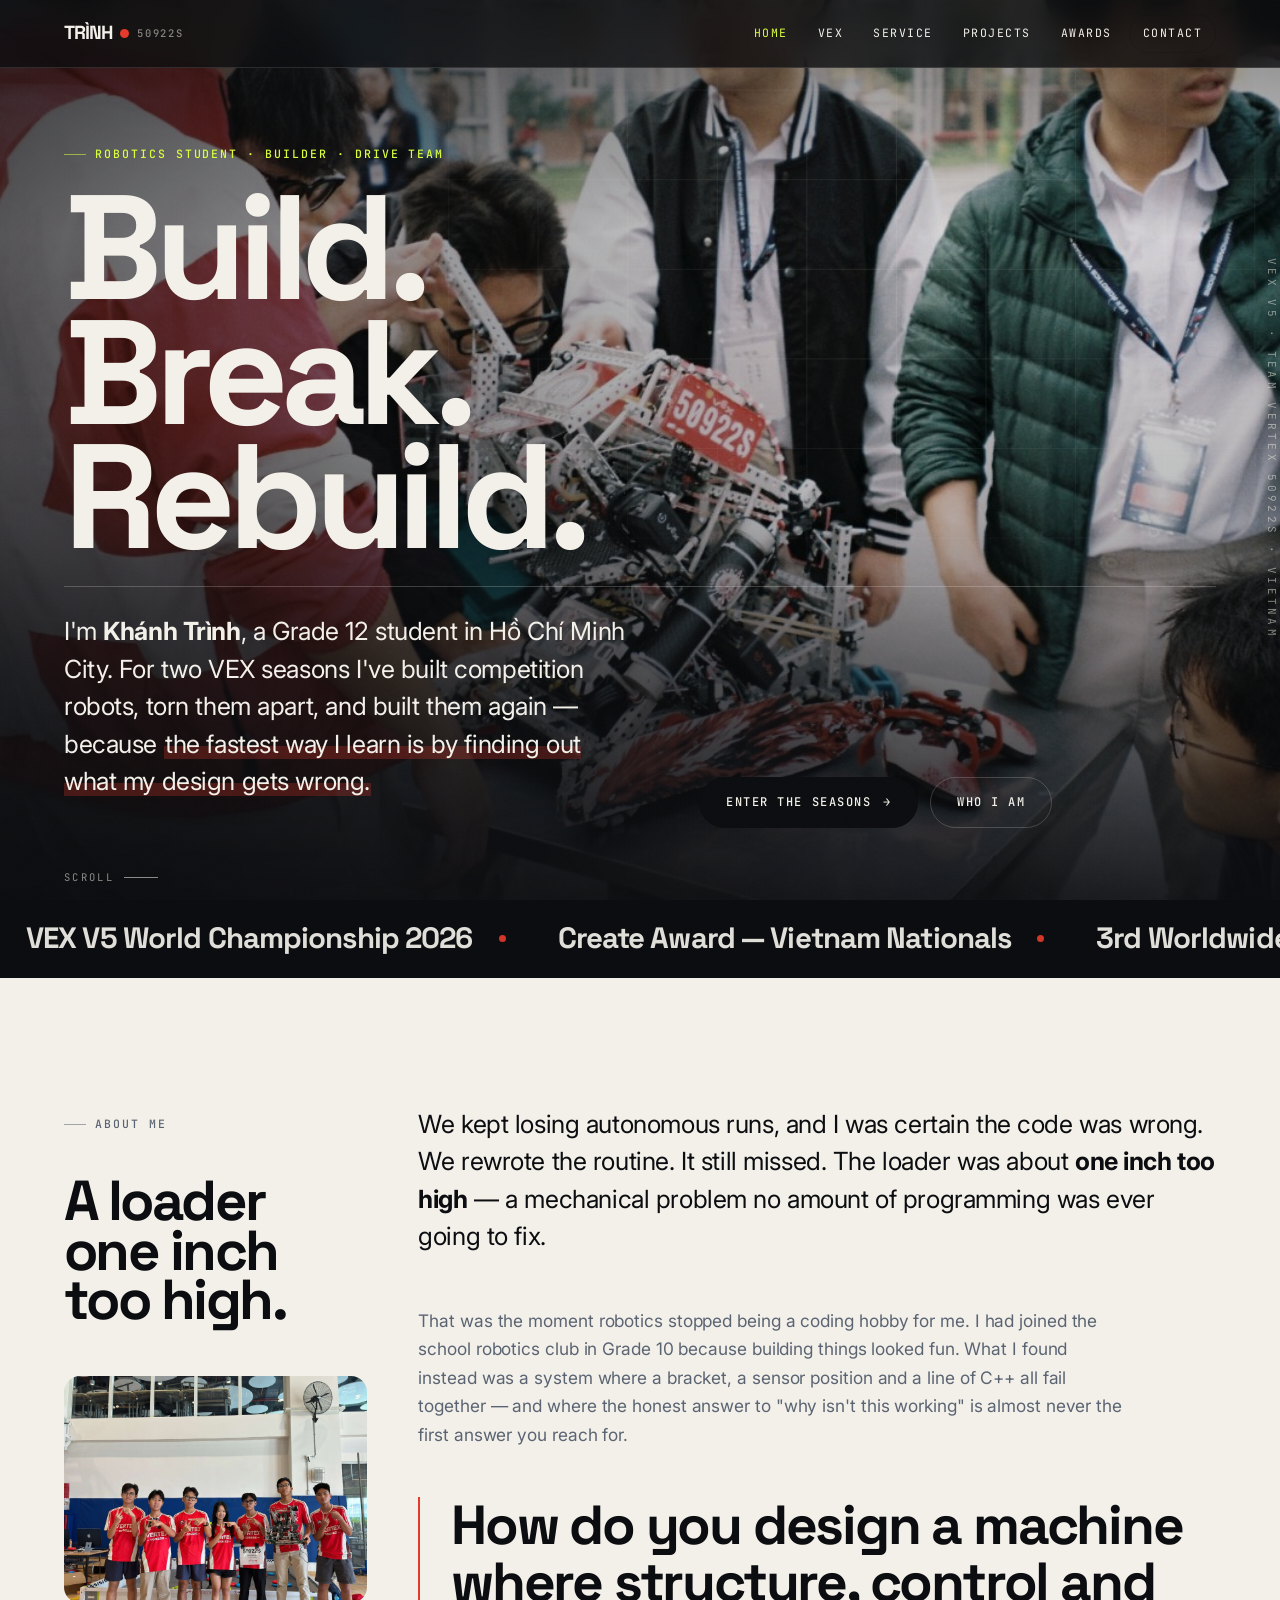
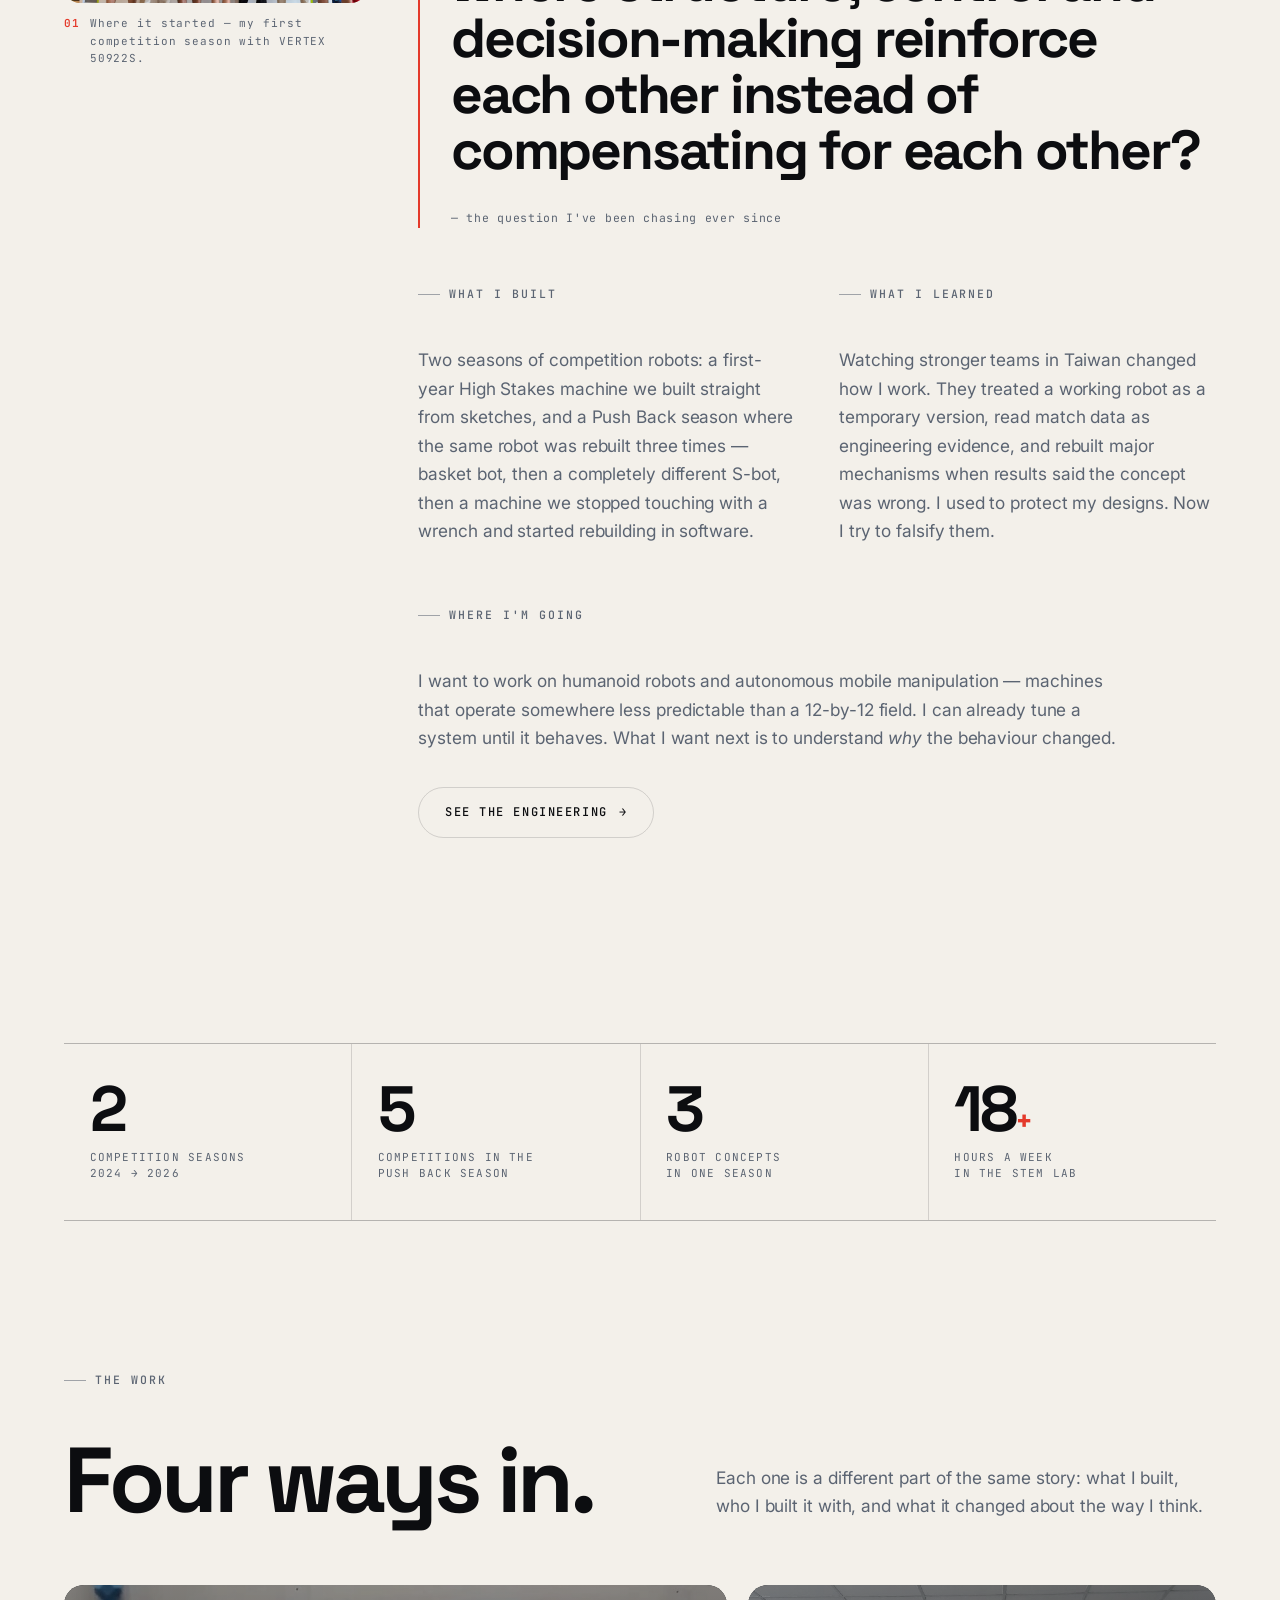
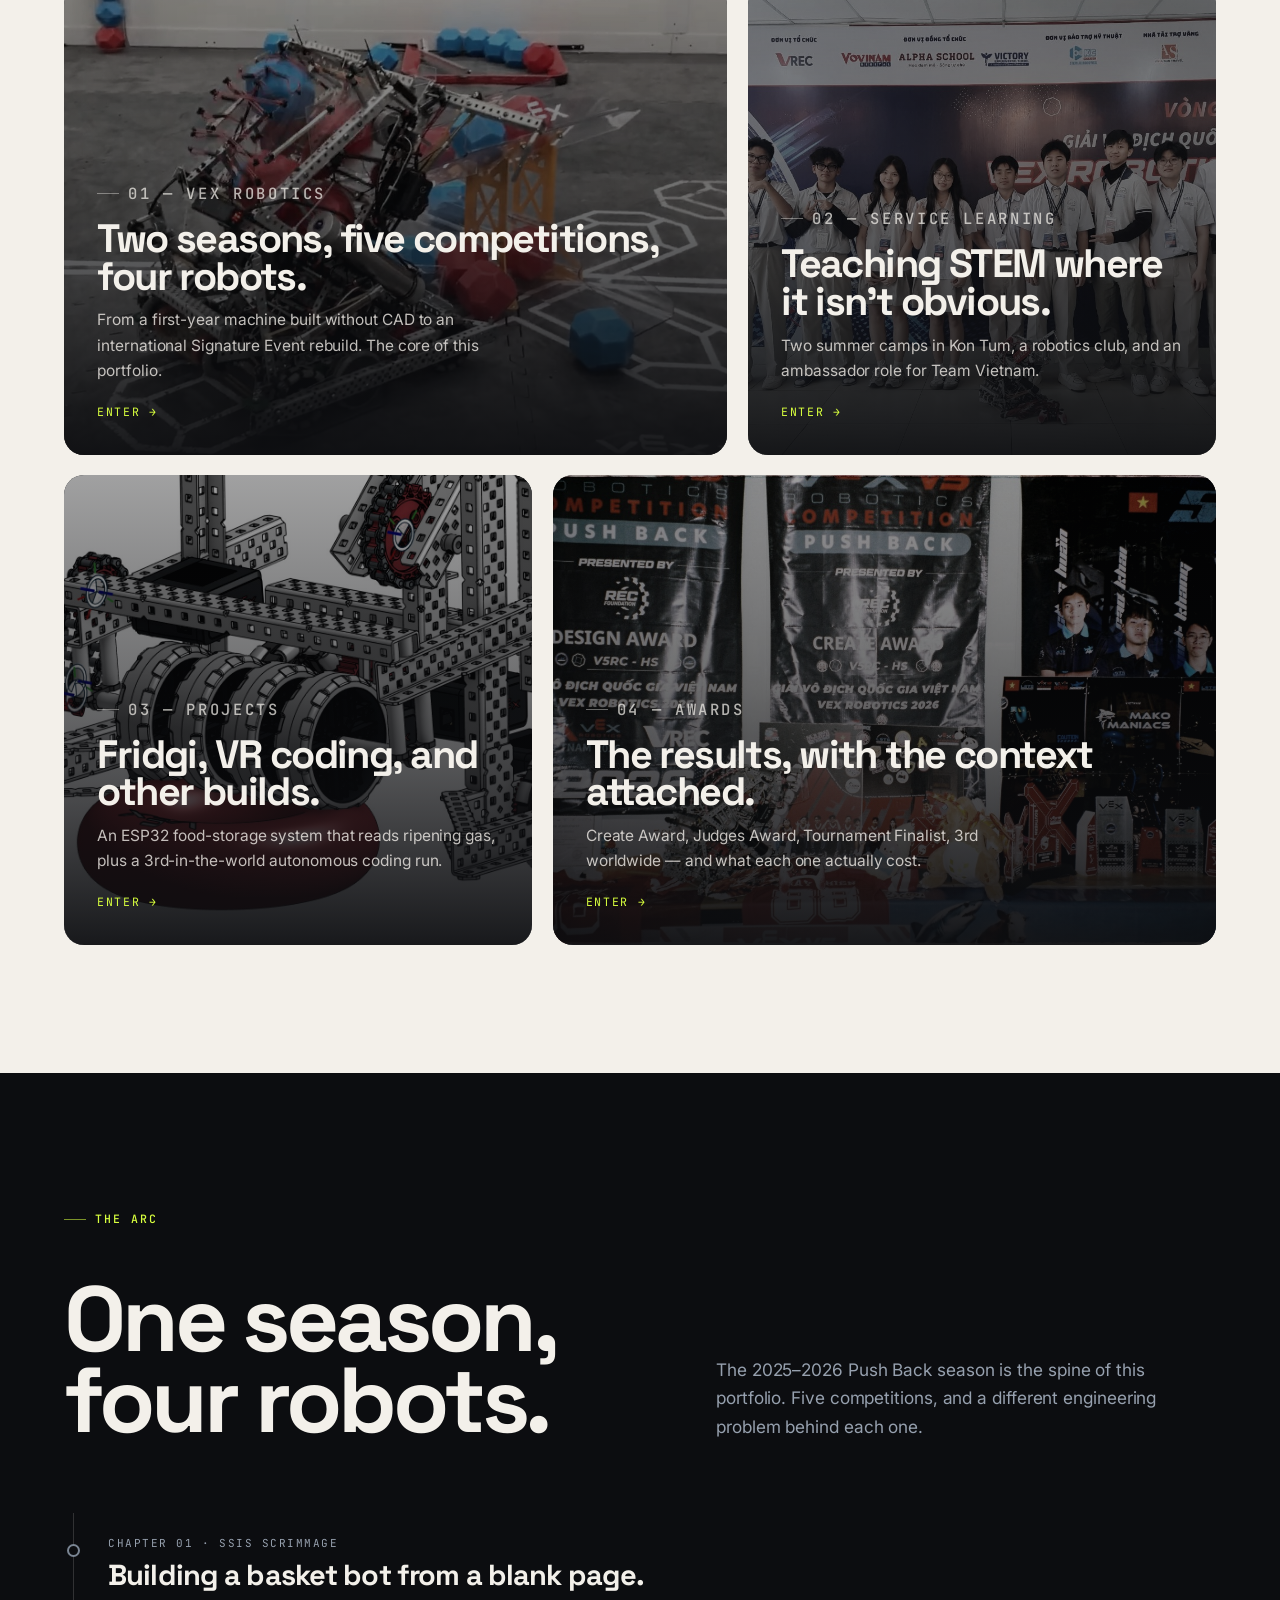
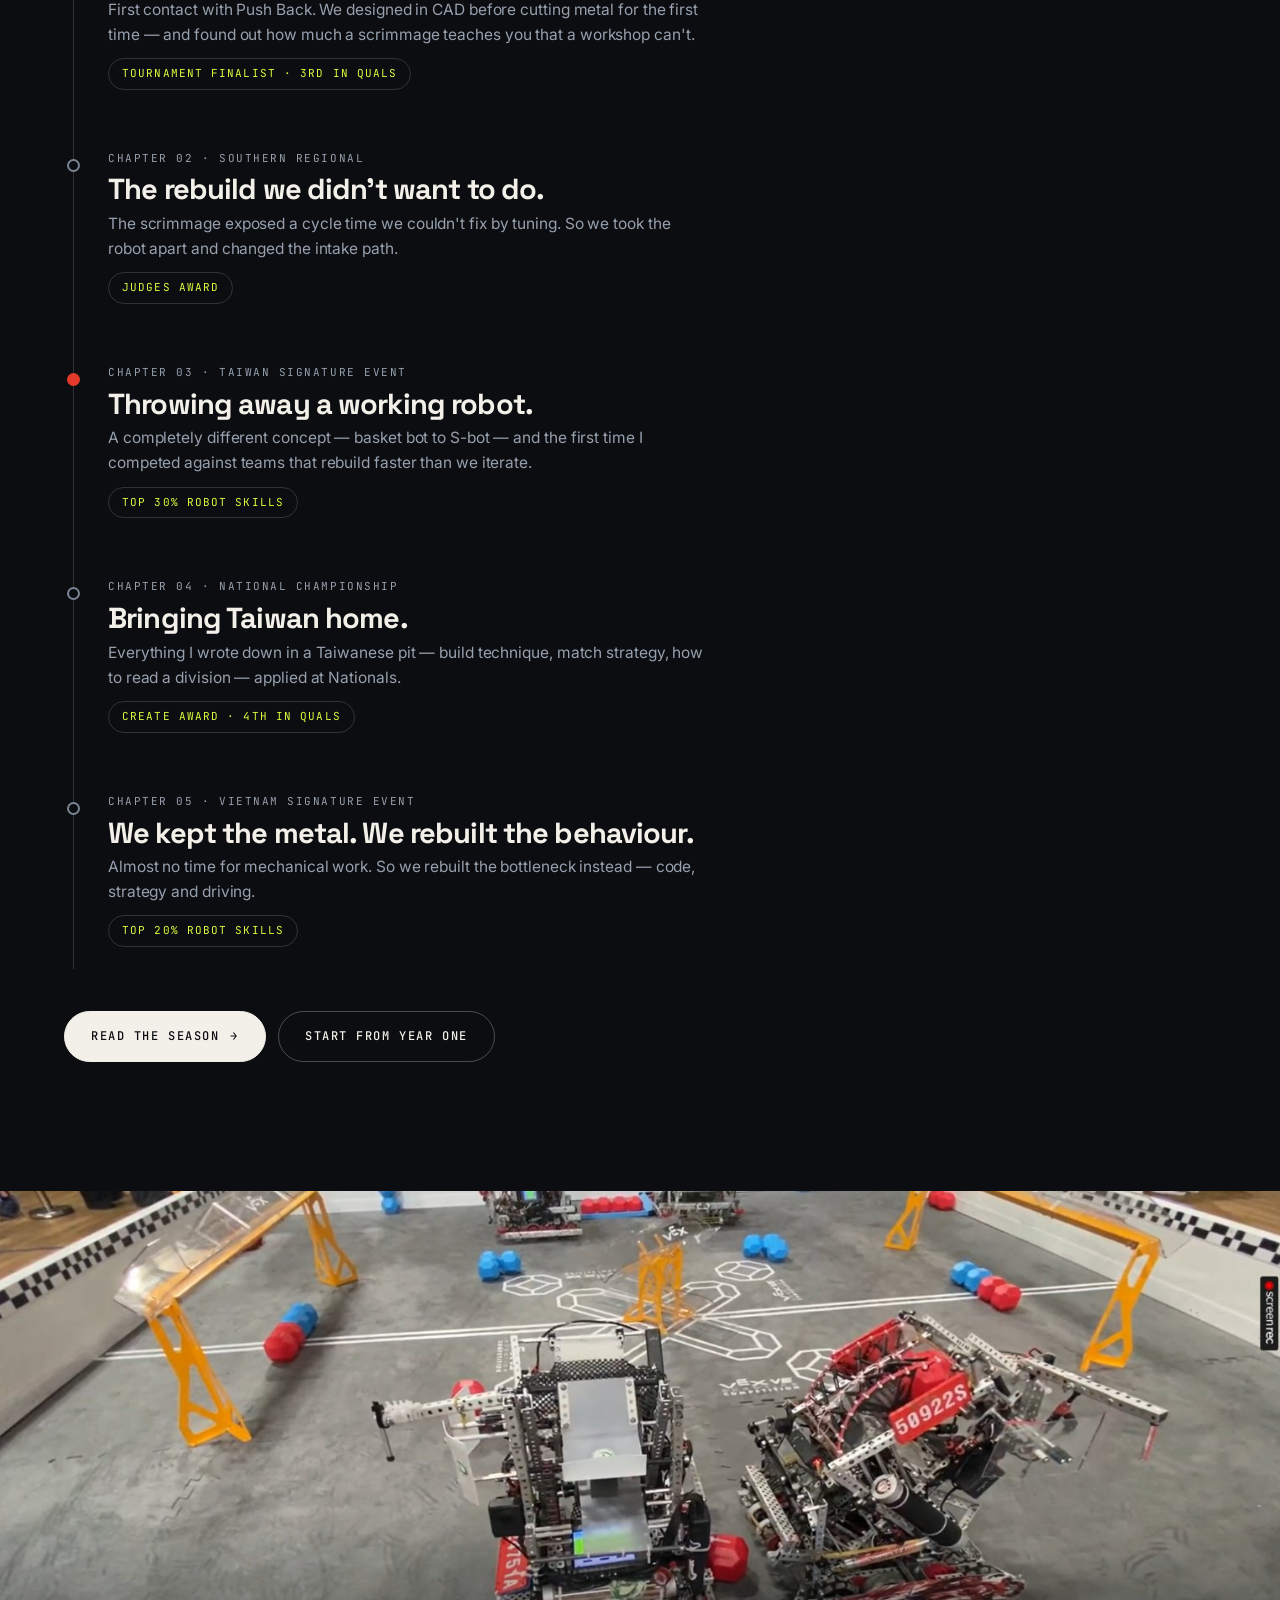
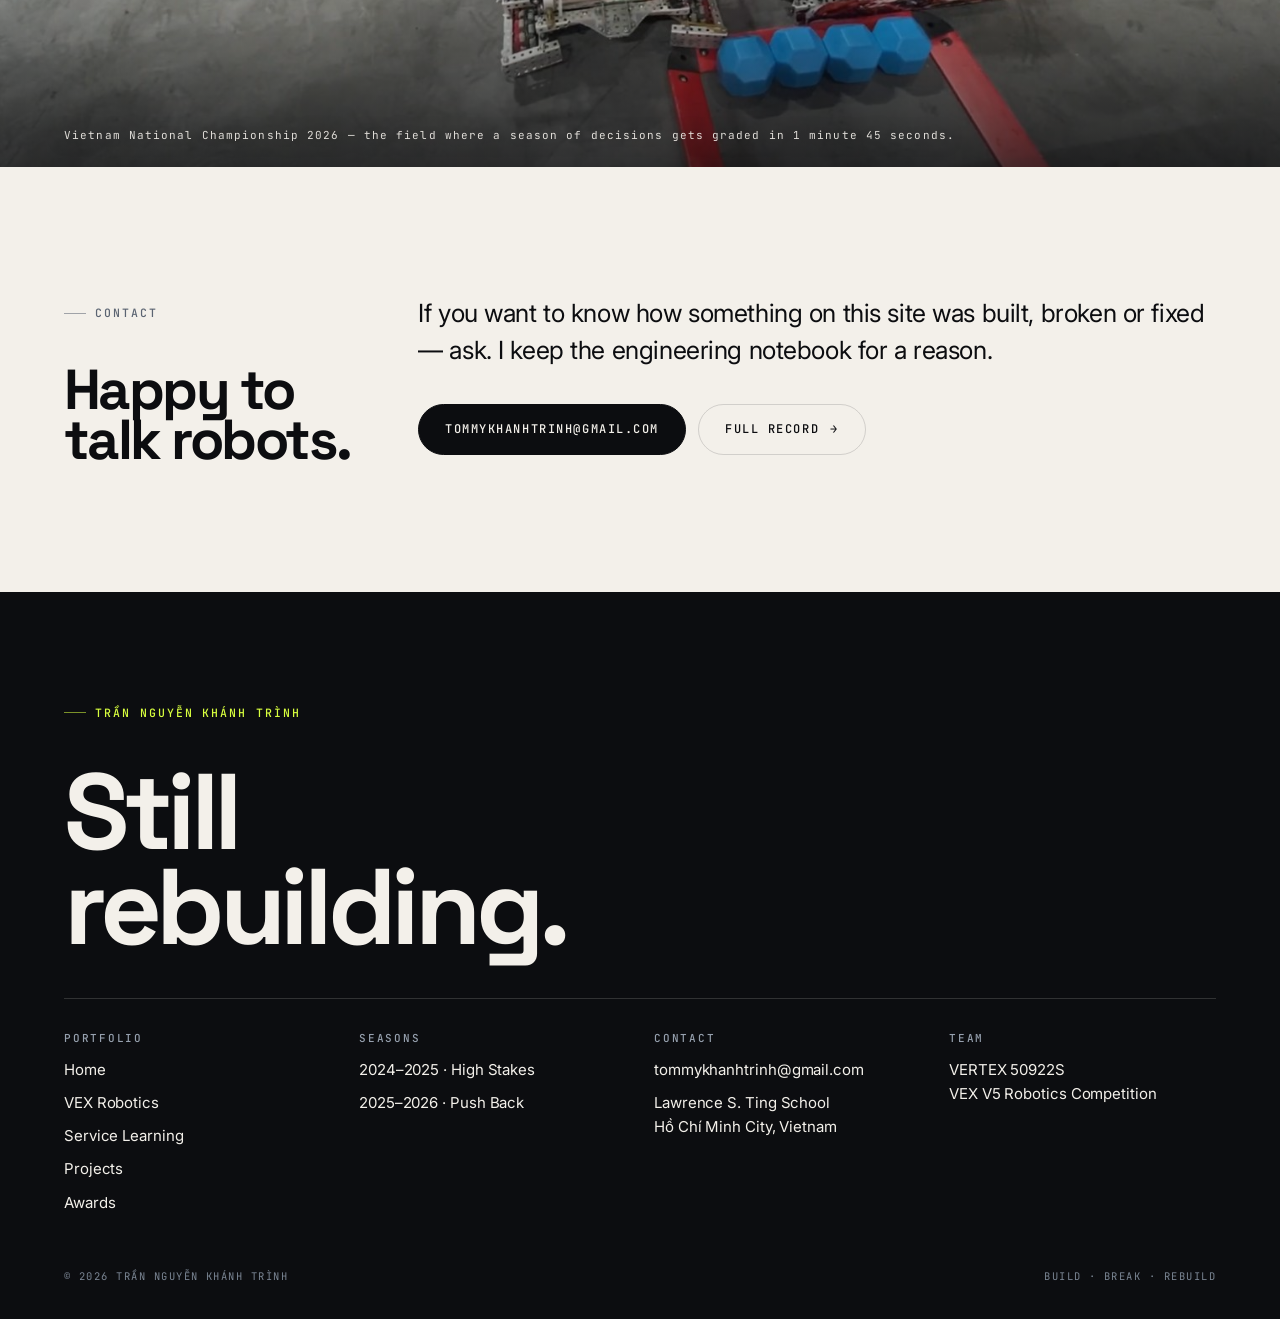
<file: index.html>
<!doctype html>
<html lang="en">
<head>
<meta charset="utf-8">
<meta name="viewport" content="width=device-width,initial-scale=1">
<title>Trần Nguyễn Khánh Trình — Robotics Student & Builder</title>
<meta name="description" content="The robotics portfolio of Trần Nguyễn Khánh Trình — VEX V5 builder, strategist and drive team member for VERTEX 50922S. Two seasons of building, breaking and rebuilding.">
<meta name="theme-color" content="#0C0D10">
<meta property="og:title" content="Trần Nguyễn Khánh Trình — Robotics Student & Builder">
<meta property="og:description" content="Build. Break. Rebuild. Two VEX seasons, five competitions, and everything they taught me.">
<meta property="og:type" content="website">
<link rel="icon" href="data:image/svg+xml,%3Csvg xmlns='http://www.w3.org/2000/svg' viewBox='0 0 32 32'%3E%3Crect width='32' height='32' rx='7' fill='%230C0D10'/%3E%3Ccircle cx='16' cy='16' r='6' fill='%23E43A2B'/%3E%3C/svg%3E">
<link rel="preconnect" href="https://fonts.googleapis.com">
<link rel="preconnect" href="https://fonts.gstatic.com" crossorigin>
<link href="https://fonts.googleapis.com/css2?family=Space+Grotesk:wght@500;700&family=Inter:wght@400;500;600&family=JetBrains+Mono:wght@400;500&display=swap" rel="stylesheet">
<link rel="stylesheet" href="styles.css">
</head>
<body>
<a class="skip" href="#main">Skip to content</a>
<div class="progress" aria-hidden="true"></div>
<div class="grain" aria-hidden="true"></div>

<header class="nav on-dark">
  <div class="wrap nav-in">
    <a class="brand" href="index.html">TRÌNH<i aria-hidden="true"></i><span>50922S</span></a>
    <button class="burger" type="button" aria-label="Menu" aria-expanded="false"><b></b></button>
    <nav class="nav-links" aria-label="Main">
      <a class="active" href="index.html">Home</a>
      <a href="vex.html">VEX</a>
      <a href="service.html">Service</a>
      <a href="projects.html">Projects</a>
      <a href="awards.html">Awards</a>
      <a class="nav-cta" href="#contact">Contact</a>
    </nav>
  </div>
</header>

<main id="main">

  <!-- ================= HERO ================= -->
  <section class="hero">
    <div class="hero-bg" aria-hidden="true">
      <img src="assets/nationals/pit-crowd.jpg" alt="" fetchpriority="high" decoding="async">
    </div>
    <div class="hero-veil" aria-hidden="true"></div>
    <div class="hero-lines" aria-hidden="true"></div>

    <div class="wrap hero-in">
      <span class="hero-tag" aria-hidden="true">VEX V5 · Team VERTEX 50922S · Vietnam</span>
      <p class="label label-acid fade-up" style="margin-bottom:22px">Robotics student · Builder · Drive team</p>
      <h1 class="display">
        <span class="ln"><span>Build.</span></span>
        <span class="ln"><span>Break.</span></span>
        <span class="ln"><span>Rebuild.</span></span>
      </h1>
      <div class="hero-foot fade-up">
        <p class="lede">
          I'm <strong>Khánh Trình</strong>, a Grade 12 student in Hồ Chí Minh City. For two VEX seasons
          I've built competition robots, torn them apart, and built them again — because
          <span class="mark">the fastest way I learn is by finding out what my design gets wrong.</span>
        </p>
        <div class="btns" style="margin:0">
          <a class="btn" href="vex.html">Enter the seasons <span class="ar" aria-hidden="true">&rarr;</span></a>
          <a class="btn btn-ghost" href="#about">Who I am</a>
        </div>
      </div>
    </div>
    <span class="scroll-cue" aria-hidden="true">Scroll</span>
  </section>

  <!-- ================= MARQUEE ================= -->
  <div class="marquee" aria-hidden="true">
    <div class="marquee-track">
      <span>VEX V5 World Championship 2026</span><span>Create Award — Vietnam Nationals</span>
      <span>3rd Worldwide · VR Coding Challenge</span><span>Judges Award — Southern</span>
      <span>Tournament Finalist — SSIS Scrimmage</span>
      <span>VEX V5 World Championship 2026</span><span>Create Award — Vietnam Nationals</span>
      <span>3rd Worldwide · VR Coding Challenge</span><span>Judges Award — Southern</span>
      <span>Tournament Finalist — SSIS Scrimmage</span>
    </div>
  </div>

  <!-- ================= ABOUT ================= -->
  <section class="sec" id="about">
    <div class="wrap">

      <div class="cols-side">
        <div class="sticky-side rv">
          <p class="label">About me</p>
          <h2 class="display d3 mt-s balance">A loader one inch too high.</h2>
          <figure class="mt-m">
            <div class="fig ar-43 zoom clickable">
              <img src="assets/s2425/team-vertex.jpg" alt="Team VERTEX 50922S in red jerseys at a competition venue, standing behind their robot" loading="lazy" decoding="async">
            </div>
            <figcaption class="cap"><i>01</i><span>Where it started — my first competition season with VERTEX 50922S.</span></figcaption>
          </figure>
        </div>

        <div>
          <p class="lede rv">
            We kept losing autonomous runs, and I was certain the code was wrong. We rewrote the routine.
            It still missed. The loader was about <strong>one inch too high</strong> — a mechanical problem
            no amount of programming was ever going to fix.
          </p>

          <div class="rv mt-m">
            <p class="body-lg">
              That was the moment robotics stopped being a coding hobby for me. I had joined the school
              robotics club in Grade 10 because building things looked fun. What I found instead was a
              system where a bracket, a sensor position and a line of C++ all fail together — and where
              the honest answer to "why isn't this working" is almost never the first answer you reach for.
            </p>
          </div>

          <div class="pull rv">
            <p class="statement wide">How do you design a machine where structure, control and decision-making reinforce each other instead of compensating for each other?</p>
            <p class="note mt-s">— the question I've been chasing ever since</p>
          </div>

          <div class="cols2 rv">
            <div>
              <p class="label">What I built</p>
              <p class="body-lg mt-s">
                Two seasons of competition robots: a first-year High Stakes machine we built straight from
                sketches, and a Push Back season where the same robot was rebuilt three times — basket bot,
                then a completely different S-bot, then a machine we stopped touching with a wrench and
                started rebuilding in software.
              </p>
            </div>
            <div>
              <p class="label">What I learned</p>
              <p class="body-lg mt-s">
                Watching stronger teams in Taiwan changed how I work. They treated a working robot as a
                temporary version, read match data as engineering evidence, and rebuilt major mechanisms
                when results said the concept was wrong. I used to protect my designs. Now I try to
                falsify them.
              </p>
            </div>
          </div>

          <div class="rv mt-m">
            <p class="label">Where I'm going</p>
            <p class="body-lg mt-s">
              I want to work on humanoid robots and autonomous mobile manipulation — machines that operate
              somewhere less predictable than a 12-by-12 field. I can already tune a system until it
              behaves. What I want next is to understand <em>why</em> the behaviour changed.
            </p>
            <div class="btns">
              <a class="btn btn-ghost" href="vex.html">See the engineering <span class="ar" aria-hidden="true">&rarr;</span></a>
            </div>
          </div>
        </div>
      </div>
    </div>
  </section>

  <!-- ================= STATS ================= -->
  <section class="sec-tight">
    <div class="wrap-wide">
      <div class="stats rv">
        <div class="stat"><b>2</b><span>Competition seasons<br>2024 → 2026</span></div>
        <div class="stat"><b>5</b><span>Competitions in the<br>Push Back season</span></div>
        <div class="stat"><b>3</b><span>Robot concepts<br>in one season</span></div>
        <div class="stat"><b><span data-count="18">18</span><em>+</em></b><span>Hours a week<br>in the STEM lab</span></div>
      </div>
    </div>
  </section>

  <!-- ================= SECTION PREVIEWS ================= -->
  <section class="sec" style="padding-top:clamp(40px,5vw,70px)">
    <div class="wrap">
      <div class="head rv">
        <div>
          <p class="label">The work</p>
          <h2 class="display d2 mt-s">Four ways in.</h2>
        </div>
        <p class="body-lg">
          Each one is a different part of the same story: what I built, who I built it with,
          and what it changed about the way I think.
        </p>
      </div>

      <div class="previews">
        <a class="pv pv-lg rv" href="vex.html">
          <div class="pv-img"><img src="assets/taiwan/sbot-field.jpg" alt="The S-bot on a Push Back competition field surrounded by red and blue blocks" loading="lazy" decoding="async"></div>
          <p class="label">01 — VEX Robotics</p>
          <h3>Two seasons, five competitions, four robots.</h3>
          <p>From a first-year machine built without CAD to an international Signature Event rebuild. The core of this portfolio.</p>
          <span class="go">Enter <span class="ar" aria-hidden="true">&rarr;</span></span>
        </a>

        <a class="pv pv-sm rv rv-d1" href="service.html">
          <div class="pv-img"><img src="assets/nationals/team-stage.jpg" alt="Team members standing together on stage at the Vietnam National Championship" loading="lazy" decoding="async"></div>
          <p class="label">02 — Service Learning</p>
          <h3>Teaching STEM where it isn't obvious.</h3>
          <p>Two summer camps in Kon Tum, a robotics club, and an ambassador role for Team Vietnam.</p>
          <span class="go">Enter <span class="ar" aria-hidden="true">&rarr;</span></span>
        </a>

        <a class="pv pv-sm rv" href="projects.html">
          <div class="pv-img"><img src="assets/s2425/cad-phase1.jpg" alt="CAD render of a drivetrain and intake assembly" loading="lazy" decoding="async"></div>
          <p class="label">03 — Projects</p>
          <h3>Fridgi, VR coding, and other builds.</h3>
          <p>An ESP32 food-storage system that reads ripening gas, plus a 3rd-in-the-world autonomous coding run.</p>
          <span class="go">Enter <span class="ar" aria-hidden="true">&rarr;</span></span>
        </a>

        <a class="pv pv-lg rv rv-d1" href="awards.html">
          <div class="pv-img"><img src="assets/nationals/award-banners.jpg" alt="Design Award and Create Award banners at the VEX Robotics Vietnam National Championship 2026" loading="lazy" decoding="async"></div>
          <p class="label">04 — Awards</p>
          <h3>The results, with the context attached.</h3>
          <p>Create Award, Judges Award, Tournament Finalist, 3rd worldwide — and what each one actually cost.</p>
          <span class="go">Enter <span class="ar" aria-hidden="true">&rarr;</span></span>
        </a>
      </div>
    </div>
  </section>

  <!-- ================= SEASON TEASER ================= -->
  <section class="sec dark">
    <div class="wrap">
      <div class="head rv">
        <div>
          <p class="label label-acid">The arc</p>
          <h2 class="display d2 mt-s">One season, four robots.</h2>
        </div>
        <p class="body-lg">
          The 2025–2026 Push Back season is the spine of this portfolio. Five competitions, and a
          different engineering problem behind each one.
        </p>
      </div>

      <div class="tl rv">
        <div class="tl-item">
          <span class="when">Chapter 01 · SSIS Scrimmage</span>
          <h3>Building a basket bot from a blank page.</h3>
          <p>First contact with Push Back. We designed in CAD before cutting metal for the first time — and found out how much a scrimmage teaches you that a workshop can't.</p>
          <span class="res">Tournament Finalist · 3rd in quals</span>
        </div>
        <div class="tl-item">
          <span class="when">Chapter 02 · Southern Regional</span>
          <h3>The rebuild we didn't want to do.</h3>
          <p>The scrimmage exposed a cycle time we couldn't fix by tuning. So we took the robot apart and changed the intake path.</p>
          <span class="res">Judges Award</span>
        </div>
        <div class="tl-item is-key">
          <span class="when">Chapter 03 · Taiwan Signature Event</span>
          <h3>Throwing away a working robot.</h3>
          <p>A completely different concept — basket bot to S-bot — and the first time I competed against teams that rebuild faster than we iterate.</p>
          <span class="res">Top 30% Robot Skills</span>
        </div>
        <div class="tl-item">
          <span class="when">Chapter 04 · National Championship</span>
          <h3>Bringing Taiwan home.</h3>
          <p>Everything I wrote down in a Taiwanese pit — build technique, match strategy, how to read a division — applied at Nationals.</p>
          <span class="res">Create Award · 4th in quals</span>
        </div>
        <div class="tl-item">
          <span class="when">Chapter 05 · Vietnam Signature Event</span>
          <h3>We kept the metal. We rebuilt the behaviour.</h3>
          <p>Almost no time for mechanical work. So we rebuilt the bottleneck instead — code, strategy and driving.</p>
          <span class="res">Top 20% Robot Skills</span>
        </div>
      </div>

      <div class="btns rv">
        <a class="btn" href="vex-2025-2026.html">Read the season <span class="ar" aria-hidden="true">&rarr;</span></a>
        <a class="btn btn-ghost" href="vex-2024-2025.html">Start from year one</a>
      </div>
    </div>
  </section>

  <!-- ================= BLEED ================= -->
  <div class="bleed rv">
    <img src="assets/nationals/match-field.jpg" alt="Two Push Back robots facing each other across the field during a match at the Vietnam National Championship" loading="lazy" decoding="async">
    <p class="bleed-cap">Vietnam National Championship 2026 — the field where a season of decisions gets graded in 1 minute 45 seconds.</p>
  </div>

  <!-- ================= CONTACT ================= -->
  <section class="sec" id="contact">
    <div class="wrap">
      <div class="cols-side">
        <div class="rv">
          <p class="label">Contact</p>
          <h2 class="display d3 mt-s balance">Happy to talk robots.</h2>
        </div>
        <div class="rv rv-d1">
          <p class="lede">
            If you want to know how something on this site was built, broken or fixed — ask.
            I keep the engineering notebook for a reason.
          </p>
          <div class="btns">
            <a class="btn" href="mailto:tommykhanhtrinh@gmail.com">tommykhanhtrinh@gmail.com</a>
            <a class="btn btn-ghost" href="awards.html">Full record <span class="ar" aria-hidden="true">&rarr;</span></a>
          </div>
        </div>
      </div>
    </div>
  </section>

</main>

<footer class="foot">
  <div class="wrap">
    <p class="label label-acid">Trần Nguyễn Khánh Trình</p>
    <h2 class="display big mt-s">Still<br>rebuilding.</h2>
    <div class="foot-grid">
      <div>
        <h4>Portfolio</h4>
        <a href="index.html">Home</a>
        <a href="vex.html">VEX Robotics</a>
        <a href="service.html">Service Learning</a>
        <a href="projects.html">Projects</a>
        <a href="awards.html">Awards</a>
      </div>
      <div>
        <h4>Seasons</h4>
        <a href="vex-2024-2025.html">2024–2025 · High Stakes</a>
        <a href="vex-2025-2026.html">2025–2026 · Push Back</a>
      </div>
      <div>
        <h4>Contact</h4>
        <a href="mailto:tommykhanhtrinh@gmail.com">tommykhanhtrinh@gmail.com</a>
        <p>Lawrence S. Ting School<br>Hồ Chí Minh City, Vietnam</p>
      </div>
      <div>
        <h4>Team</h4>
        <p>VERTEX 50922S<br>VEX V5 Robotics Competition</p>
      </div>
    </div>
    <div class="foot-base">
      <span>© <span data-year>2026</span> Trần Nguyễn Khánh Trình</span>
      <span>Build · Break · Rebuild</span>
    </div>
  </div>
</footer>

<script src="script.js"></script>
</body>
</html>
</file>
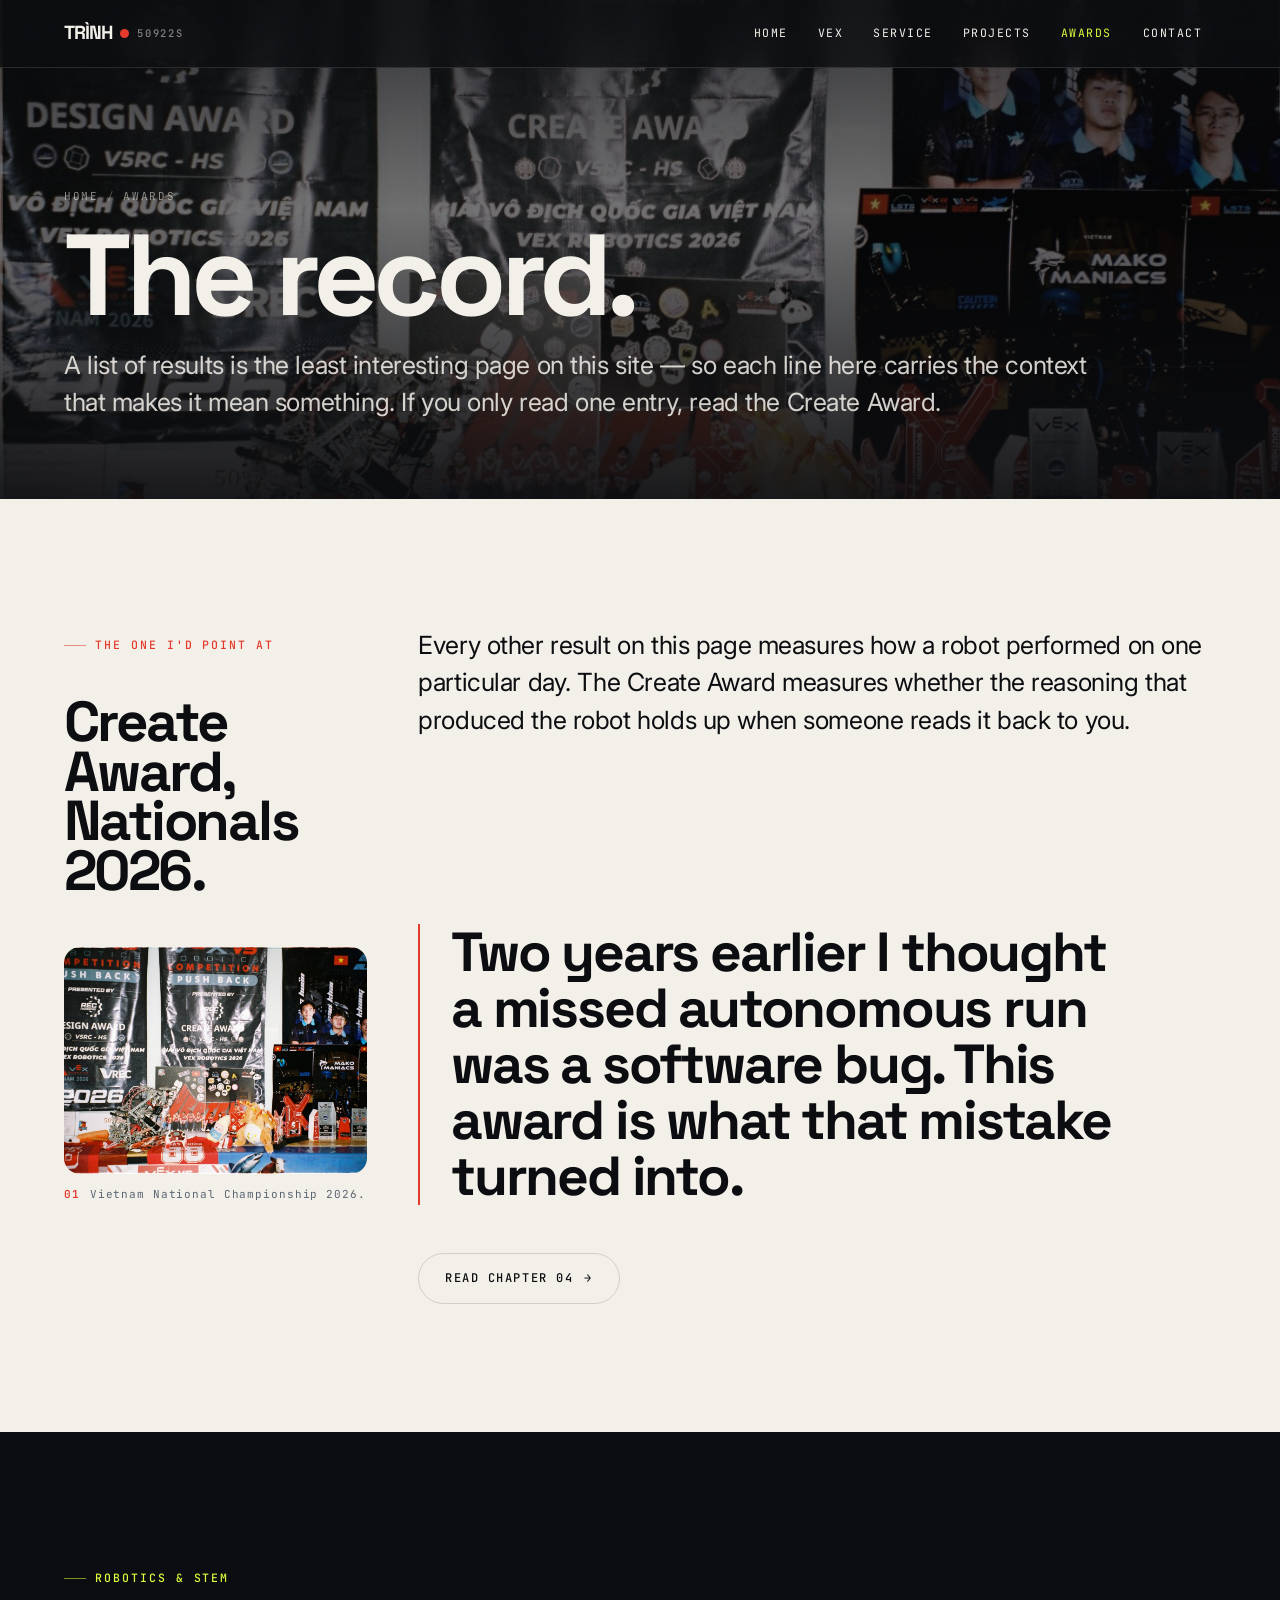
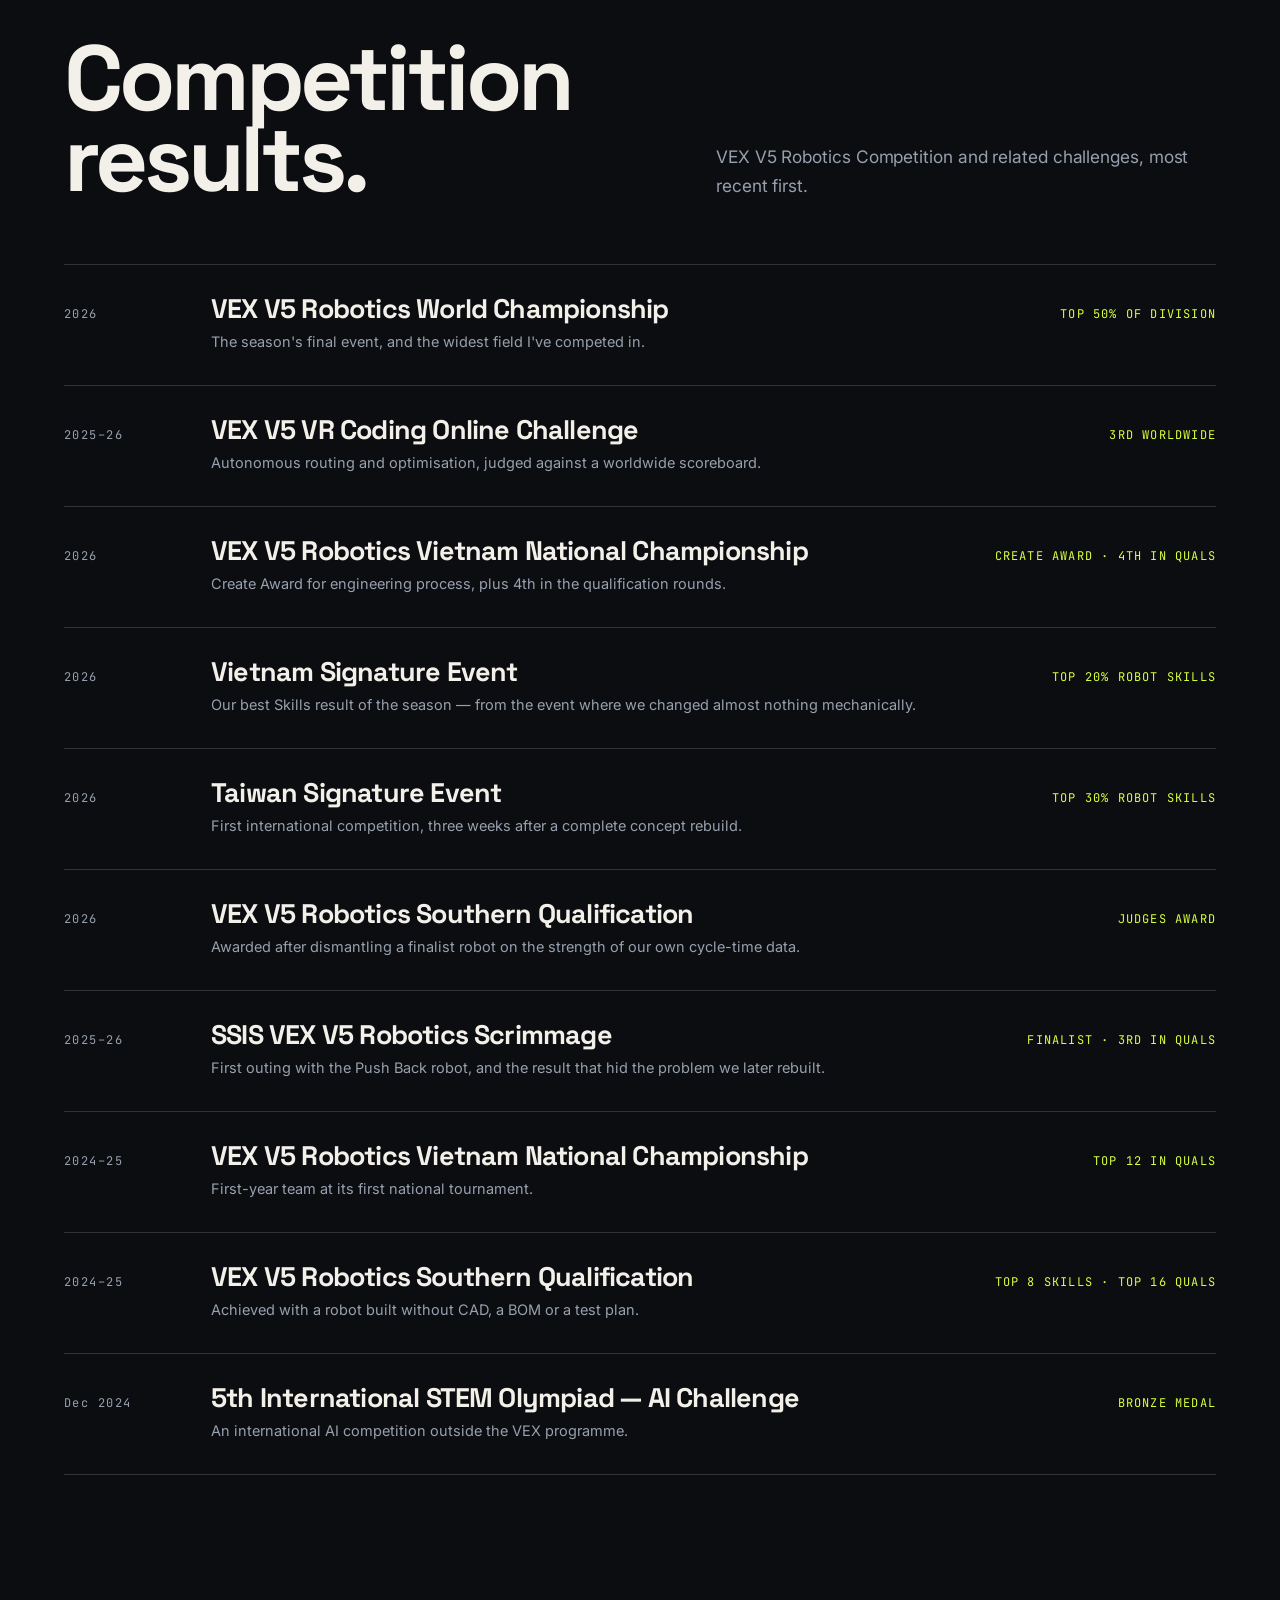
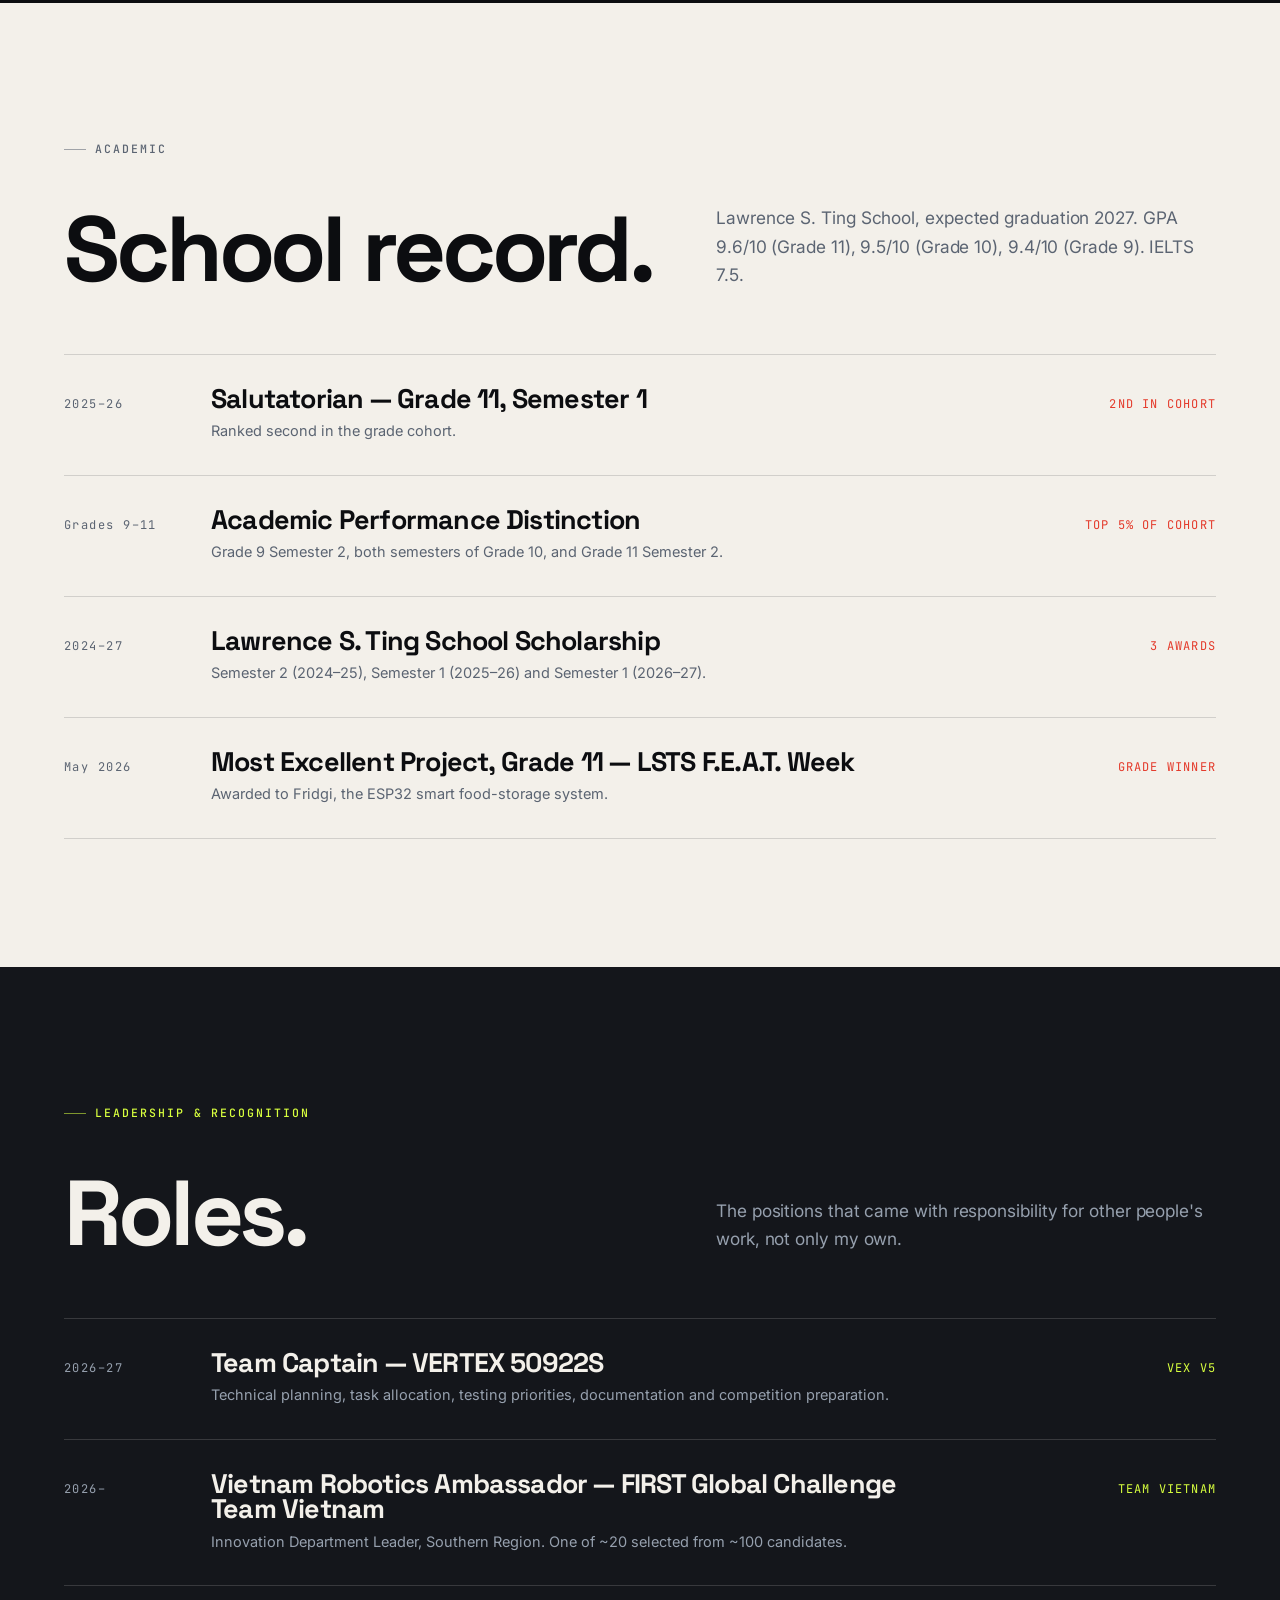
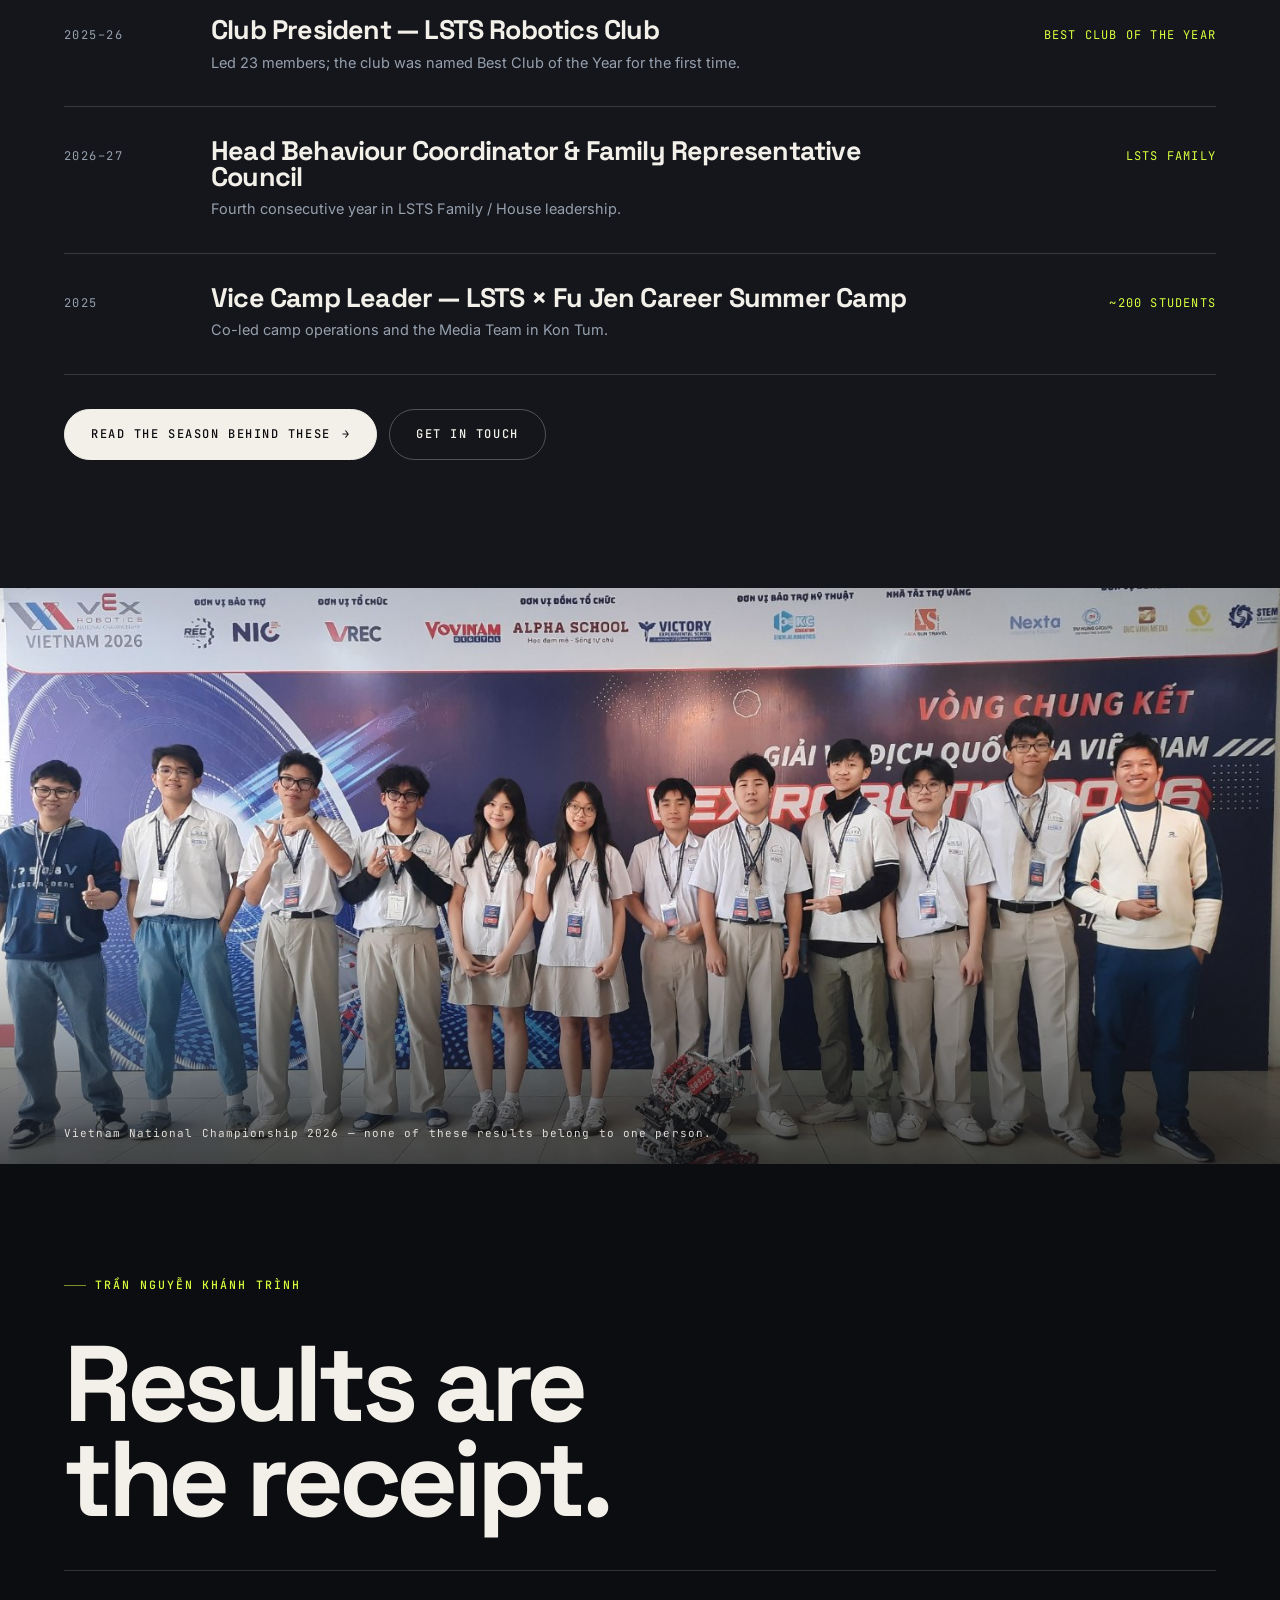
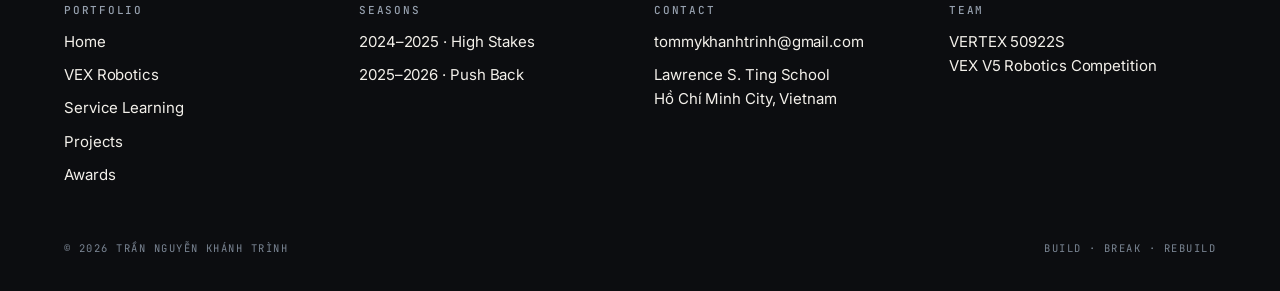
<file: awards.html>
<!doctype html>
<html lang="en">
<head>
<meta charset="utf-8">
<meta name="viewport" content="width=device-width,initial-scale=1">
<title>Awards &amp; Record — Trần Nguyễn Khánh Trình</title>
<meta name="description" content="Competition results, academic honours and recognition — with the context that explains what each one actually took.">
<meta name="theme-color" content="#0C0D10">
<link rel="icon" href="data:image/svg+xml,%3Csvg xmlns='http://www.w3.org/2000/svg' viewBox='0 0 32 32'%3E%3Crect width='32' height='32' rx='7' fill='%230C0D10'/%3E%3Ccircle cx='16' cy='16' r='6' fill='%23E43A2B'/%3E%3C/svg%3E">
<link rel="preconnect" href="https://fonts.googleapis.com">
<link rel="preconnect" href="https://fonts.gstatic.com" crossorigin>
<link href="https://fonts.googleapis.com/css2?family=Space+Grotesk:wght@500;700&family=Inter:wght@400;500;600&family=JetBrains+Mono:wght@400;500&display=swap" rel="stylesheet">
<link rel="stylesheet" href="styles.css">
</head>
<body>
<a class="skip" href="#main">Skip to content</a>
<div class="progress" aria-hidden="true"></div>
<div class="grain" aria-hidden="true"></div>

<header class="nav on-dark">
  <div class="wrap nav-in">
    <a class="brand" href="index.html">TRÌNH<i aria-hidden="true"></i><span>50922S</span></a>
    <button class="burger" type="button" aria-label="Menu" aria-expanded="false"><b></b></button>
    <nav class="nav-links" aria-label="Main">
      <a href="index.html">Home</a>
      <a href="vex.html">VEX</a>
      <a href="service.html">Service</a>
      <a href="projects.html">Projects</a>
      <a class="active" href="awards.html">Awards</a>
      <a class="nav-cta" href="index.html#contact">Contact</a>
    </nav>
  </div>
</header>

<main id="main">

  <!-- ================= HERO ================= -->
  <section class="phero">
    <div class="phero-bg" aria-hidden="true">
      <img src="assets/nationals/award-banners.jpg" alt="" fetchpriority="high" decoding="async">
    </div>
    <div class="wrap">
      <p class="crumbs"><a href="index.html">Home</a><em>/</em>Awards</p>
      <h1 class="display">The record.</h1>
      <p class="lede">
        A list of results is the least interesting page on this site — so each line here carries the
        context that makes it mean something. If you only read one entry, read the Create Award.
      </p>
    </div>
  </section>

  <!-- ================= THE ONE THAT MATTERS ================= -->
  <section class="sec">
    <div class="wrap">
      <div class="cols-side">
        <div class="sticky-side rv">
          <p class="label label-red">The one I'd point at</p>
          <h2 class="display d3 mt-s balance">Create Award, Nationals 2026.</h2>
          <figure class="mt-m">
            <div class="fig ar-43 zoom clickable">
              <img src="assets/nationals/award-banners.jpg" alt="Design Award and Create Award banners at the VEX Robotics Vietnam National Championship 2026" loading="lazy" decoding="async">
            </div>
            <figcaption class="cap"><i>01</i><span>Vietnam National Championship 2026.</span></figcaption>
          </figure>
        </div>
        <div>
          <p class="lede rv">
            Every other result on this page measures how a robot performed on one particular day. The
            Create Award measures whether the reasoning that produced the robot holds up when someone
            reads it back to you.
          </p>
          <p class="body-lg rv mt-m">
            It's the award for engineering process — documentation, decisions, evidence, iteration. Which
            means it's the only line here that would still be true if the robot had broken in the first
            match. That's why it's first.
          </p>
          <div class="pull rv">
            <p class="statement">Two years earlier I thought a missed autonomous run was a software bug. This award is what that mistake turned into.</p>
          </div>
          <div class="btns rv" style="margin-top:0">
            <a class="btn btn-ghost" href="vex-2025-2026.html#ch04">Read chapter 04 <span class="ar" aria-hidden="true">&rarr;</span></a>
          </div>
        </div>
      </div>
    </div>
  </section>

  <!-- ================= ROBOTICS ================= -->
  <section class="sec dark">
    <div class="wrap">
      <div class="head rv">
        <div>
          <p class="label label-acid">Robotics &amp; STEM</p>
          <h2 class="display d2 mt-s">Competition results.</h2>
        </div>
        <p class="body-lg">VEX V5 Robotics Competition and related challenges, most recent first.</p>
      </div>

      <div class="awards rv">
        <div class="aw">
          <span class="yr">2026</span>
          <h3>VEX V5 Robotics World Championship<small>The season's final event, and the widest field I've competed in.</small></h3>
          <span class="place">Top 50% of division</span>
        </div>
        <div class="aw">
          <span class="yr">2025–26</span>
          <h3>VEX V5 VR Coding Online Challenge<small>Autonomous routing and optimisation, judged against a worldwide scoreboard.</small></h3>
          <span class="place">3rd worldwide</span>
        </div>
        <div class="aw">
          <span class="yr">2026</span>
          <h3>VEX V5 Robotics Vietnam National Championship<small>Create Award for engineering process, plus 4th in the qualification rounds.</small></h3>
          <span class="place">Create Award · 4th in quals</span>
        </div>
        <div class="aw">
          <span class="yr">2026</span>
          <h3>Vietnam Signature Event<small>Our best Skills result of the season — from the event where we changed almost nothing mechanically.</small></h3>
          <span class="place">Top 20% Robot Skills</span>
        </div>
        <div class="aw">
          <span class="yr">2026</span>
          <h3>Taiwan Signature Event<small>First international competition, three weeks after a complete concept rebuild.</small></h3>
          <span class="place">Top 30% Robot Skills</span>
        </div>
        <div class="aw">
          <span class="yr">2026</span>
          <h3>VEX V5 Robotics Southern Qualification<small>Awarded after dismantling a finalist robot on the strength of our own cycle-time data.</small></h3>
          <span class="place">Judges Award</span>
        </div>
        <div class="aw">
          <span class="yr">2025–26</span>
          <h3>SSIS VEX V5 Robotics Scrimmage<small>First outing with the Push Back robot, and the result that hid the problem we later rebuilt.</small></h3>
          <span class="place">Finalist · 3rd in quals</span>
        </div>
        <div class="aw">
          <span class="yr">2024–25</span>
          <h3>VEX V5 Robotics Vietnam National Championship<small>First-year team at its first national tournament.</small></h3>
          <span class="place">Top 12 in quals</span>
        </div>
        <div class="aw">
          <span class="yr">2024–25</span>
          <h3>VEX V5 Robotics Southern Qualification<small>Achieved with a robot built without CAD, a BOM or a test plan.</small></h3>
          <span class="place">Top 8 Skills · Top 16 quals</span>
        </div>
        <div class="aw">
          <span class="yr">Dec 2024</span>
          <h3>5th International STEM Olympiad — AI Challenge<small>An international AI competition outside the VEX programme.</small></h3>
          <span class="place">Bronze Medal</span>
        </div>
      </div>
    </div>
  </section>

  <!-- ================= ACADEMIC ================= -->
  <section class="sec">
    <div class="wrap">
      <div class="head rv">
        <div>
          <p class="label">Academic</p>
          <h2 class="display d2 mt-s">School record.</h2>
        </div>
        <p class="body-lg">
          Lawrence S. Ting School, expected graduation 2027. GPA 9.6/10 (Grade 11), 9.5/10 (Grade 10),
          9.4/10 (Grade 9). IELTS 7.5.
        </p>
      </div>

      <div class="awards rv">
        <div class="aw">
          <span class="yr">2025–26</span>
          <h3>Salutatorian — Grade 11, Semester 1<small>Ranked second in the grade cohort.</small></h3>
          <span class="place">2nd in cohort</span>
        </div>
        <div class="aw">
          <span class="yr">Grades 9–11</span>
          <h3>Academic Performance Distinction<small>Grade 9 Semester 2, both semesters of Grade 10, and Grade 11 Semester 2.</small></h3>
          <span class="place">Top 5% of cohort</span>
        </div>
        <div class="aw">
          <span class="yr">2024–27</span>
          <h3>Lawrence S. Ting School Scholarship<small>Semester 2 (2024–25), Semester 1 (2025–26) and Semester 1 (2026–27).</small></h3>
          <span class="place">3 awards</span>
        </div>
        <div class="aw">
          <span class="yr">May 2026</span>
          <h3>Most Excellent Project, Grade 11 — LSTS F.E.A.T. Week<small>Awarded to Fridgi, the ESP32 smart food-storage system.</small></h3>
          <span class="place">Grade winner</span>
        </div>
      </div>
    </div>
  </section>

  <!-- ================= LEADERSHIP ================= -->
  <section class="sec dark ink-2">
    <div class="wrap">
      <div class="head rv">
        <div>
          <p class="label label-acid">Leadership &amp; recognition</p>
          <h2 class="display d2 mt-s">Roles.</h2>
        </div>
        <p class="body-lg">The positions that came with responsibility for other people's work, not only my own.</p>
      </div>

      <div class="awards rv">
        <div class="aw">
          <span class="yr">2026–27</span>
          <h3>Team Captain — VERTEX 50922S<small>Technical planning, task allocation, testing priorities, documentation and competition preparation.</small></h3>
          <span class="place">VEX V5</span>
        </div>
        <div class="aw">
          <span class="yr">2026–</span>
          <h3>Vietnam Robotics Ambassador — FIRST Global Challenge Team Vietnam<small>Innovation Department Leader, Southern Region. One of ~20 selected from ~100 candidates.</small></h3>
          <span class="place">Team Vietnam</span>
        </div>
        <div class="aw">
          <span class="yr">2025–26</span>
          <h3>Club President — LSTS Robotics Club<small>Led 23 members; the club was named Best Club of the Year for the first time.</small></h3>
          <span class="place">Best Club of the Year</span>
        </div>
        <div class="aw">
          <span class="yr">2026–27</span>
          <h3>Head Behaviour Coordinator &amp; Family Representative Council<small>Fourth consecutive year in LSTS Family / House leadership.</small></h3>
          <span class="place">LSTS Family</span>
        </div>
        <div class="aw">
          <span class="yr">2025</span>
          <h3>Vice Camp Leader — LSTS × Fu Jen Career Summer Camp<small>Co-led camp operations and the Media Team in Kon Tum.</small></h3>
          <span class="place">~200 students</span>
        </div>
      </div>

      <div class="btns rv">
        <a class="btn" href="vex-2025-2026.html">Read the season behind these <span class="ar" aria-hidden="true">&rarr;</span></a>
        <a class="btn btn-ghost" href="index.html#contact">Get in touch</a>
      </div>
    </div>
  </section>

  <div class="bleed rv">
    <img src="assets/nationals/team-stage.jpg" alt="The team standing on stage at the Vietnam National Championship finals with their robot" loading="lazy" decoding="async">
    <p class="bleed-cap">Vietnam National Championship 2026 — none of these results belong to one person.</p>
  </div>

</main>

<footer class="foot">
  <div class="wrap">
    <p class="label label-acid">Trần Nguyễn Khánh Trình</p>
    <h2 class="display big mt-s">Results are<br>the receipt.</h2>
    <div class="foot-grid">
      <div>
        <h4>Portfolio</h4>
        <a href="index.html">Home</a>
        <a href="vex.html">VEX Robotics</a>
        <a href="service.html">Service Learning</a>
        <a href="projects.html">Projects</a>
        <a href="awards.html">Awards</a>
      </div>
      <div>
        <h4>Seasons</h4>
        <a href="vex-2024-2025.html">2024–2025 · High Stakes</a>
        <a href="vex-2025-2026.html">2025–2026 · Push Back</a>
      </div>
      <div>
        <h4>Contact</h4>
        <a href="mailto:tommykhanhtrinh@gmail.com">tommykhanhtrinh@gmail.com</a>
        <p>Lawrence S. Ting School<br>Hồ Chí Minh City, Vietnam</p>
      </div>
      <div>
        <h4>Team</h4>
        <p>VERTEX 50922S<br>VEX V5 Robotics Competition</p>
      </div>
    </div>
    <div class="foot-base">
      <span>© <span data-year>2026</span> Trần Nguyễn Khánh Trình</span>
      <span>Build · Break · Rebuild</span>
    </div>
  </div>
</footer>

<script src="script.js"></script>
</body>
</html>
</file>
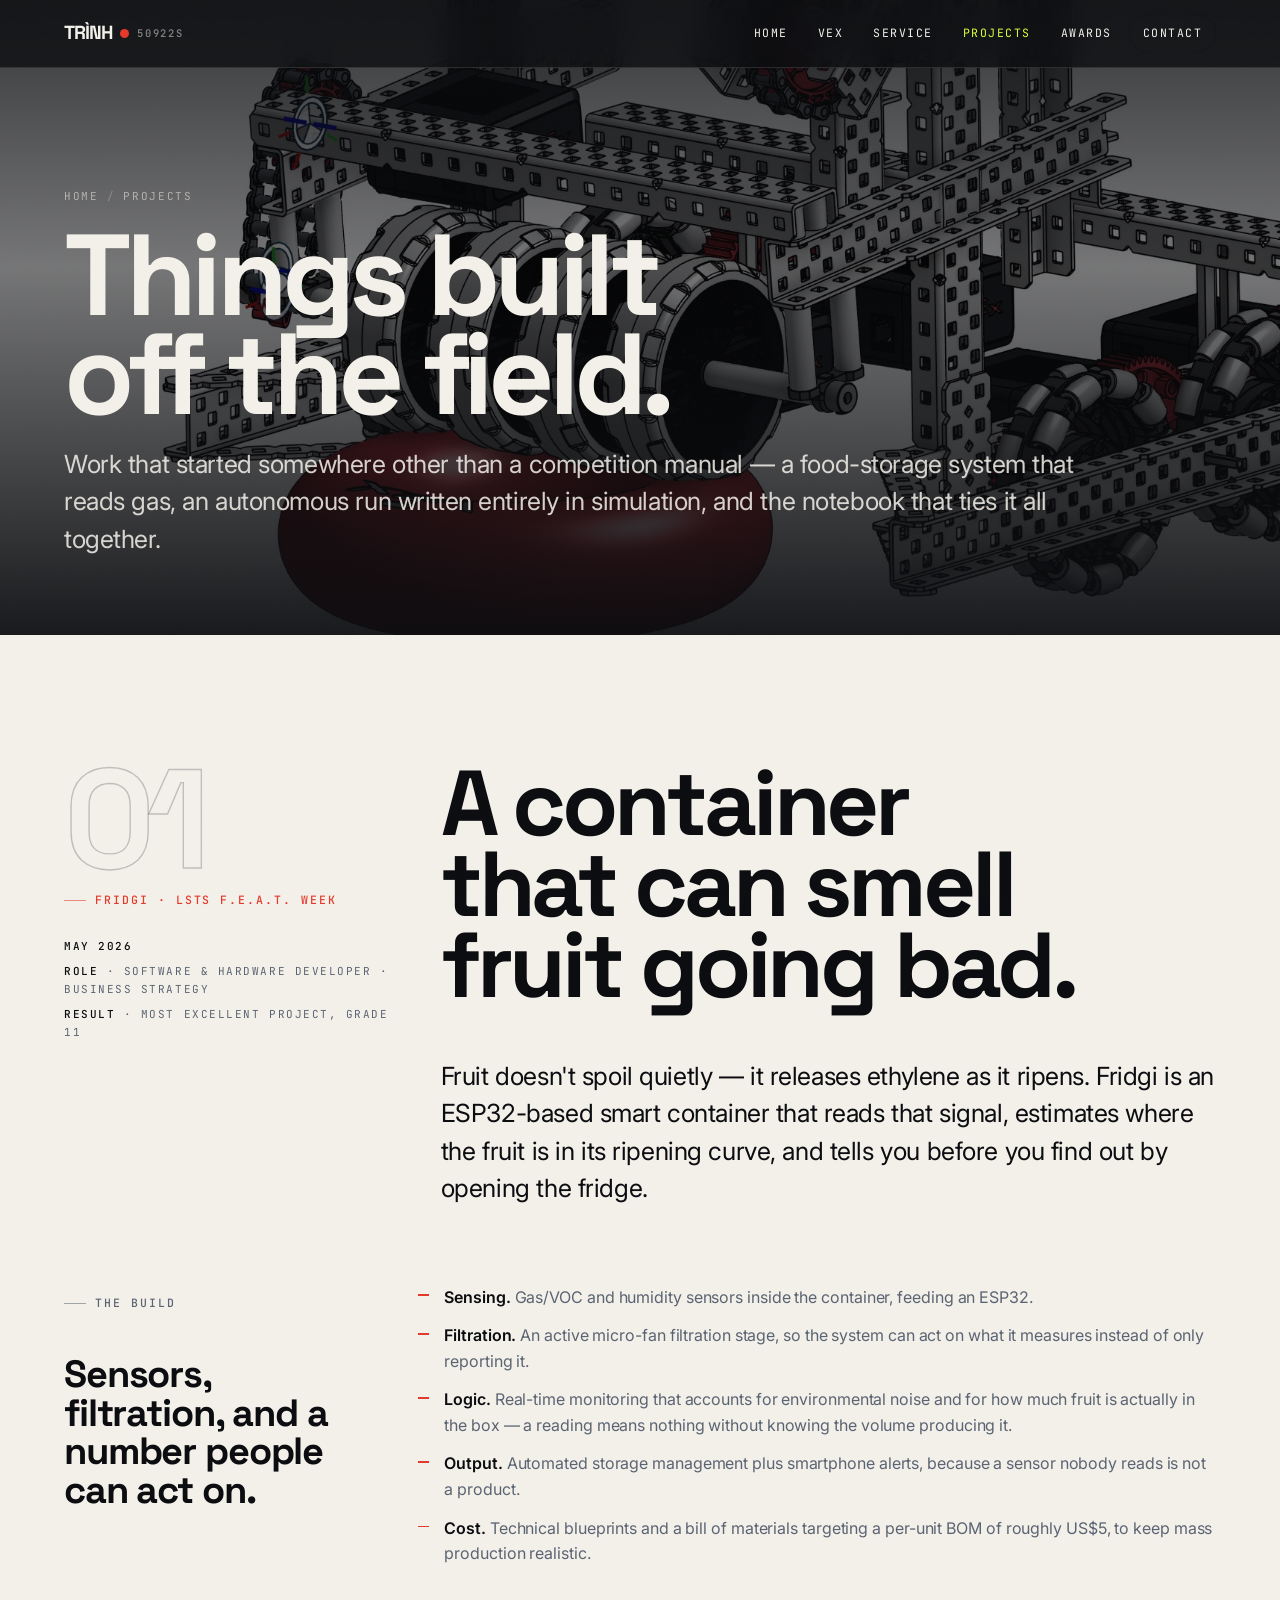
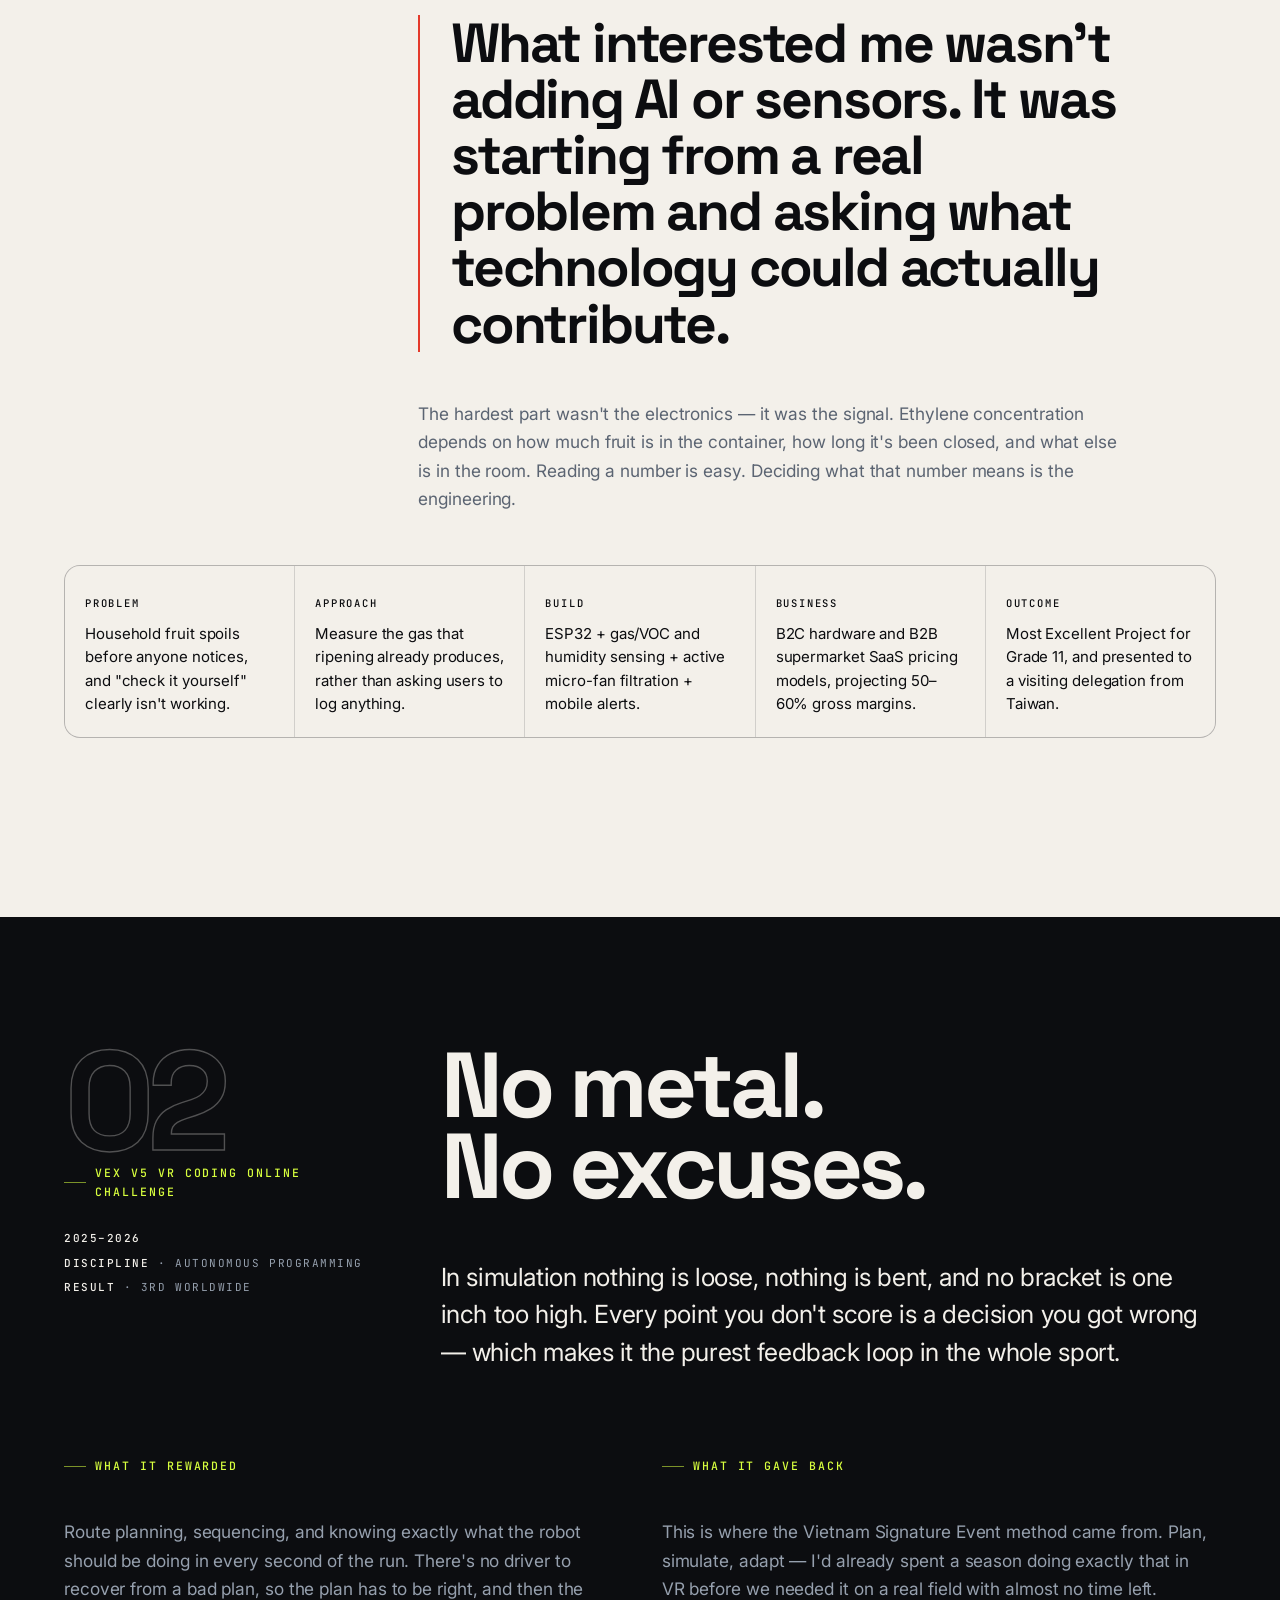
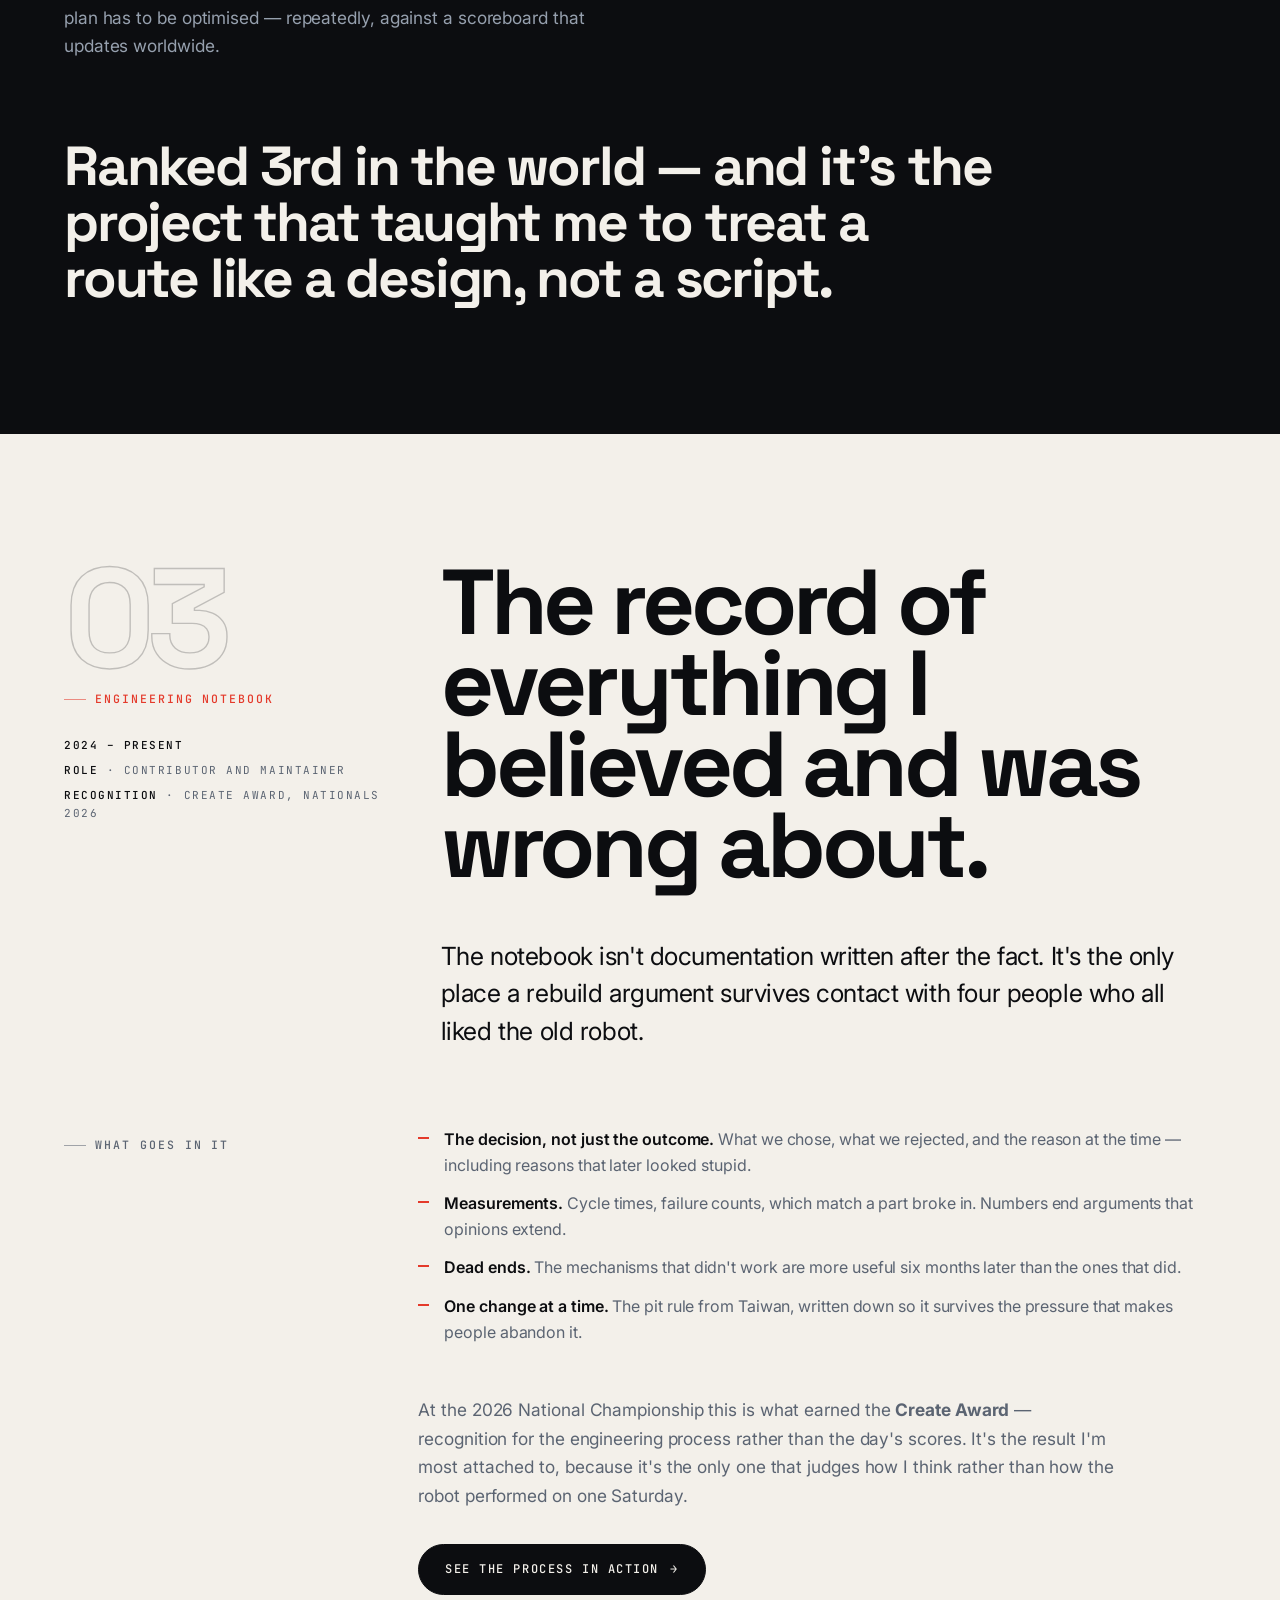
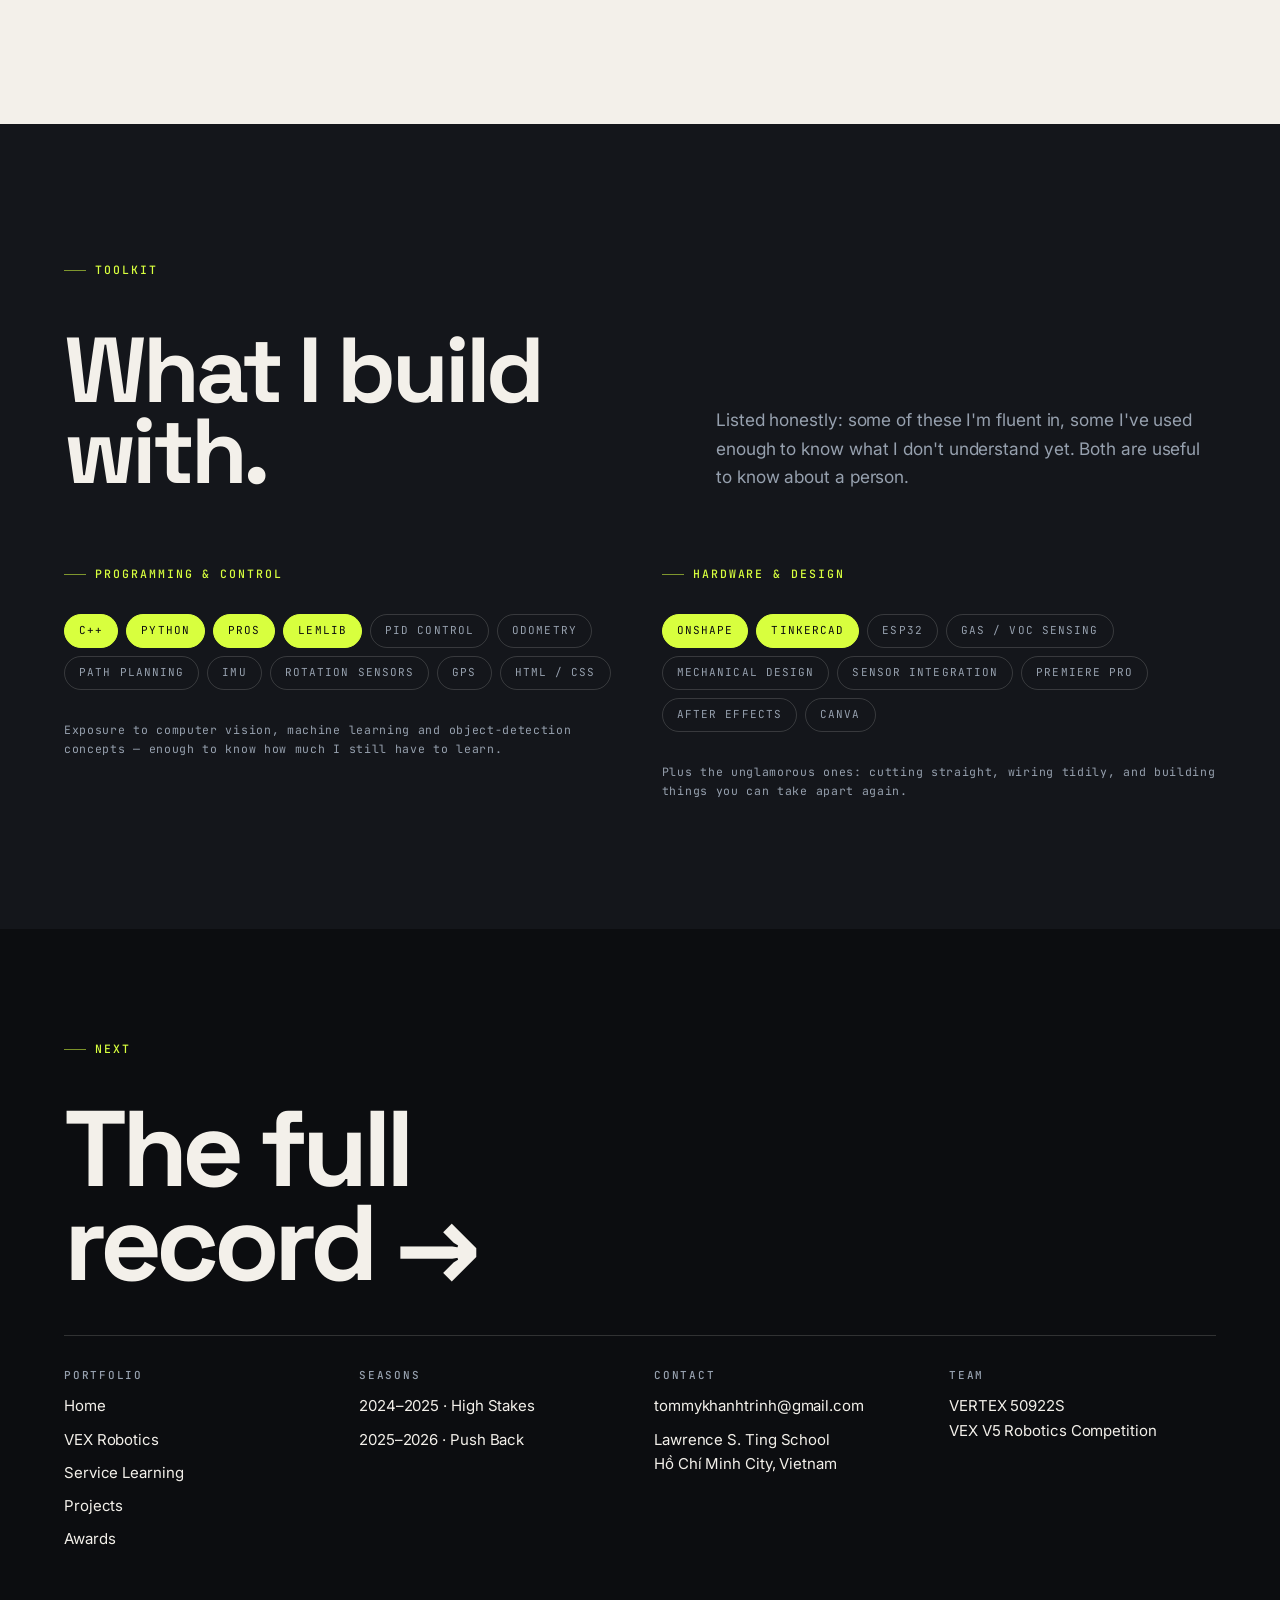
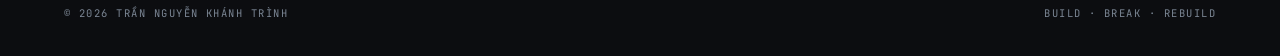
<file: projects.html>
<!doctype html>
<html lang="en">
<head>
<meta charset="utf-8">
<meta name="viewport" content="width=device-width,initial-scale=1">
<title>Projects — Trần Nguyễn Khánh Trình</title>
<meta name="description" content="Fridgi, an ESP32 smart food-storage system that reads ripening gas; a 3rd-in-the-world VEX VR autonomous run; and the engineering notebook behind the Create Award.">
<meta name="theme-color" content="#0C0D10">
<link rel="icon" href="data:image/svg+xml,%3Csvg xmlns='http://www.w3.org/2000/svg' viewBox='0 0 32 32'%3E%3Crect width='32' height='32' rx='7' fill='%230C0D10'/%3E%3Ccircle cx='16' cy='16' r='6' fill='%23E43A2B'/%3E%3C/svg%3E">
<link rel="preconnect" href="https://fonts.googleapis.com">
<link rel="preconnect" href="https://fonts.gstatic.com" crossorigin>
<link href="https://fonts.googleapis.com/css2?family=Space+Grotesk:wght@500;700&family=Inter:wght@400;500;600&family=JetBrains+Mono:wght@400;500&display=swap" rel="stylesheet">
<link rel="stylesheet" href="styles.css">
</head>
<body>
<a class="skip" href="#main">Skip to content</a>
<div class="progress" aria-hidden="true"></div>
<div class="grain" aria-hidden="true"></div>

<header class="nav on-dark">
  <div class="wrap nav-in">
    <a class="brand" href="index.html">TRÌNH<i aria-hidden="true"></i><span>50922S</span></a>
    <button class="burger" type="button" aria-label="Menu" aria-expanded="false"><b></b></button>
    <nav class="nav-links" aria-label="Main">
      <a href="index.html">Home</a>
      <a href="vex.html">VEX</a>
      <a href="service.html">Service</a>
      <a class="active" href="projects.html">Projects</a>
      <a href="awards.html">Awards</a>
      <a class="nav-cta" href="index.html#contact">Contact</a>
    </nav>
  </div>
</header>

<main id="main">

  <!-- ================= HERO ================= -->
  <section class="phero">
    <div class="phero-bg" aria-hidden="true">
      <img src="assets/s2425/cad-phase1.jpg" alt="" fetchpriority="high" decoding="async">
    </div>
    <div class="wrap">
      <p class="crumbs"><a href="index.html">Home</a><em>/</em>Projects</p>
      <h1 class="display">Things built<br>off the field.</h1>
      <p class="lede">
        Work that started somewhere other than a competition manual — a food-storage system that reads
        gas, an autonomous run written entirely in simulation, and the notebook that ties it all together.
      </p>
    </div>
  </section>

  <!-- ================= FRIDGI ================= -->
  <section class="sec">
    <div class="wrap">
      <div class="ch-top">
        <div>
          <span class="ch-no" aria-hidden="true">01</span>
          <p class="label label-red">Fridgi · LSTS F.E.A.T. Week</p>
          <div class="ch-meta">
            <span><b>May 2026</b></span>
            <span><b>Role</b> · Software &amp; hardware developer · Business strategy</span>
            <span><b>Result</b> · Most Excellent Project, Grade 11</span>
          </div>
        </div>
        <div>
          <h2 class="display d2 balance">A container that can smell fruit going bad.</h2>
          <p class="lede mt-m">
            Fruit doesn't spoil quietly — it releases ethylene as it ripens. Fridgi is an ESP32-based
            smart container that reads that signal, estimates where the fruit is in its ripening curve,
            and tells you before you find out by opening the fridge.
          </p>
        </div>
      </div>

      <div class="cols-side mt-l">
        <div class="sticky-side rv">
          <p class="label">The build</p>
          <h3 class="display d4 mt-s balance">Sensors, filtration, and a number people can act on.</h3>
        </div>
        <div>
          <ul class="list rv">
            <li><b>Sensing.</b> Gas/VOC and humidity sensors inside the container, feeding an ESP32.</li>
            <li><b>Filtration.</b> An active micro-fan filtration stage, so the system can act on what it measures instead of only reporting it.</li>
            <li><b>Logic.</b> Real-time monitoring that accounts for environmental noise and for how much fruit is actually in the box — a reading means nothing without knowing the volume producing it.</li>
            <li><b>Output.</b> Automated storage management plus smartphone alerts, because a sensor nobody reads is not a product.</li>
            <li><b>Cost.</b> Technical blueprints and a bill of materials targeting a per-unit BOM of roughly US$5, to keep mass production realistic.</li>
          </ul>

          <div class="pull rv">
            <p class="statement">What interested me wasn't adding AI or sensors. It was starting from a real problem and asking what technology could actually contribute.</p>
          </div>

          <p class="body-lg rv">
            The hardest part wasn't the electronics — it was the signal. Ethylene concentration depends
            on how much fruit is in the container, how long it's been closed, and what else is in the
            room. Reading a number is easy. Deciding what that number means is the engineering.
          </p>
        </div>
      </div>

      <div class="beats rv">
        <div class="beat"><p class="label label-red no-rule">Problem</p><p>Household fruit spoils before anyone notices, and "check it yourself" clearly isn't working.</p></div>
        <div class="beat"><p class="label label-red no-rule">Approach</p><p>Measure the gas that ripening already produces, rather than asking users to log anything.</p></div>
        <div class="beat"><p class="label label-red no-rule">Build</p><p>ESP32 + gas/VOC and humidity sensing + active micro-fan filtration + mobile alerts.</p></div>
        <div class="beat"><p class="label label-red no-rule">Business</p><p>B2C hardware and B2B supermarket SaaS pricing models, projecting 50–60% gross margins.</p></div>
        <div class="beat"><p class="label label-red no-rule">Outcome</p><p>Most Excellent Project for Grade 11, and presented to a visiting delegation from Taiwan.</p></div>
      </div>
    </div>
  </section>

  <!-- ================= VR CODING ================= -->
  <section class="sec dark">
    <div class="wrap">
      <div class="ch-top">
        <div>
          <span class="ch-no" aria-hidden="true">02</span>
          <p class="label label-acid">VEX V5 VR Coding Online Challenge</p>
          <div class="ch-meta">
            <span><b>2025–2026</b></span>
            <span><b>Discipline</b> · Autonomous programming</span>
            <span><b>Result</b> · 3rd worldwide</span>
          </div>
        </div>
        <div>
          <h2 class="display d2 balance">No metal. No excuses.</h2>
          <p class="lede mt-m">
            In simulation nothing is loose, nothing is bent, and no bracket is one inch too high. Every
            point you don't score is a decision you got wrong — which makes it the purest feedback loop
            in the whole sport.
          </p>
        </div>
      </div>

      <div class="cols2 mt-l">
        <div class="rv">
          <p class="label label-acid">What it rewarded</p>
          <p class="body-lg mt-s">
            Route planning, sequencing, and knowing exactly what the robot should be doing in every second
            of the run. There's no driver to recover from a bad plan, so the plan has to be right, and
            then the plan has to be optimised — repeatedly, against a scoreboard that updates worldwide.
          </p>
        </div>
        <div class="rv rv-d1">
          <p class="label label-acid">What it gave back</p>
          <p class="body-lg mt-s">
            This is where the Vietnam Signature Event method came from. Plan, simulate, adapt — I'd
            already spent a season doing exactly that in VR before we needed it on a real field with
            almost no time left.
          </p>
        </div>
      </div>

      <div class="rv mt-l">
        <p class="statement wide">Ranked 3rd in the world — and it's the project that taught me to treat a route like a design, not a script.</p>
      </div>
    </div>
  </section>

  <!-- ================= NOTEBOOK ================= -->
  <section class="sec">
    <div class="wrap">
      <div class="ch-top">
        <div>
          <span class="ch-no" aria-hidden="true">03</span>
          <p class="label label-red">Engineering notebook</p>
          <div class="ch-meta">
            <span><b>2024 – present</b></span>
            <span><b>Role</b> · Contributor and maintainer</span>
            <span><b>Recognition</b> · Create Award, Nationals 2026</span>
          </div>
        </div>
        <div>
          <h2 class="display d2 balance">The record of everything I believed and was wrong about.</h2>
          <p class="lede mt-m">
            The notebook isn't documentation written after the fact. It's the only place a rebuild
            argument survives contact with four people who all liked the old robot.
          </p>
        </div>
      </div>

      <div class="cols-side mt-l">
        <div class="sticky-side rv">
          <p class="label">What goes in it</p>
        </div>
        <div>
          <ul class="list rv">
            <li><b>The decision, not just the outcome.</b> What we chose, what we rejected, and the reason at the time — including reasons that later looked stupid.</li>
            <li><b>Measurements.</b> Cycle times, failure counts, which match a part broke in. Numbers end arguments that opinions extend.</li>
            <li><b>Dead ends.</b> The mechanisms that didn't work are more useful six months later than the ones that did.</li>
            <li><b>One change at a time.</b> The pit rule from Taiwan, written down so it survives the pressure that makes people abandon it.</li>
          </ul>
          <p class="body-lg rv mt-m">
            At the 2026 National Championship this is what earned the <strong>Create Award</strong> —
            recognition for the engineering process rather than the day's scores. It's the result I'm
            most attached to, because it's the only one that judges how I think rather than how the
            robot performed on one Saturday.
          </p>
          <div class="btns rv">
            <a class="btn" href="vex-2025-2026.html">See the process in action <span class="ar" aria-hidden="true">&rarr;</span></a>
          </div>
        </div>
      </div>
    </div>
  </section>

  <!-- ================= SKILLS ================= -->
  <section class="sec dark ink-2">
    <div class="wrap">
      <div class="head rv">
        <div>
          <p class="label label-acid">Toolkit</p>
          <h2 class="display d2 mt-s">What I build with.</h2>
        </div>
        <p class="body-lg">
          Listed honestly: some of these I'm fluent in, some I've used enough to know what I don't
          understand yet. Both are useful to know about a person.
        </p>
      </div>

      <div class="cols2 rv">
        <div>
          <p class="label label-acid">Programming &amp; control</p>
          <div class="chips">
            <span class="chip on">C++</span><span class="chip on">Python</span><span class="chip on">PROS</span>
            <span class="chip on">LemLib</span><span class="chip">PID control</span><span class="chip">Odometry</span>
            <span class="chip">Path planning</span><span class="chip">IMU</span><span class="chip">Rotation sensors</span>
            <span class="chip">GPS</span><span class="chip">HTML / CSS</span>
          </div>
          <p class="note mt-s">Exposure to computer vision, machine learning and object-detection concepts — enough to know how much I still have to learn.</p>
        </div>
        <div>
          <p class="label label-acid">Hardware &amp; design</p>
          <div class="chips">
            <span class="chip on">Onshape</span><span class="chip on">Tinkercad</span><span class="chip">ESP32</span>
            <span class="chip">Gas / VOC sensing</span><span class="chip">Mechanical design</span>
            <span class="chip">Sensor integration</span><span class="chip">Premiere Pro</span>
            <span class="chip">After Effects</span><span class="chip">Canva</span>
          </div>
          <p class="note mt-s">Plus the unglamorous ones: cutting straight, wiring tidily, and building things you can take apart again.</p>
        </div>
      </div>
    </div>
  </section>

</main>

<footer class="foot">
  <div class="wrap">
    <p class="label label-acid">Next</p>
    <h2 class="display big mt-s"><a href="awards.html">The full<br>record &rarr;</a></h2>
    <div class="foot-grid">
      <div>
        <h4>Portfolio</h4>
        <a href="index.html">Home</a>
        <a href="vex.html">VEX Robotics</a>
        <a href="service.html">Service Learning</a>
        <a href="projects.html">Projects</a>
        <a href="awards.html">Awards</a>
      </div>
      <div>
        <h4>Seasons</h4>
        <a href="vex-2024-2025.html">2024–2025 · High Stakes</a>
        <a href="vex-2025-2026.html">2025–2026 · Push Back</a>
      </div>
      <div>
        <h4>Contact</h4>
        <a href="mailto:tommykhanhtrinh@gmail.com">tommykhanhtrinh@gmail.com</a>
        <p>Lawrence S. Ting School<br>Hồ Chí Minh City, Vietnam</p>
      </div>
      <div>
        <h4>Team</h4>
        <p>VERTEX 50922S<br>VEX V5 Robotics Competition</p>
      </div>
    </div>
    <div class="foot-base">
      <span>© <span data-year>2026</span> Trần Nguyễn Khánh Trình</span>
      <span>Build · Break · Rebuild</span>
    </div>
  </div>
</footer>

<script src="script.js"></script>
</body>
</html>
</file>
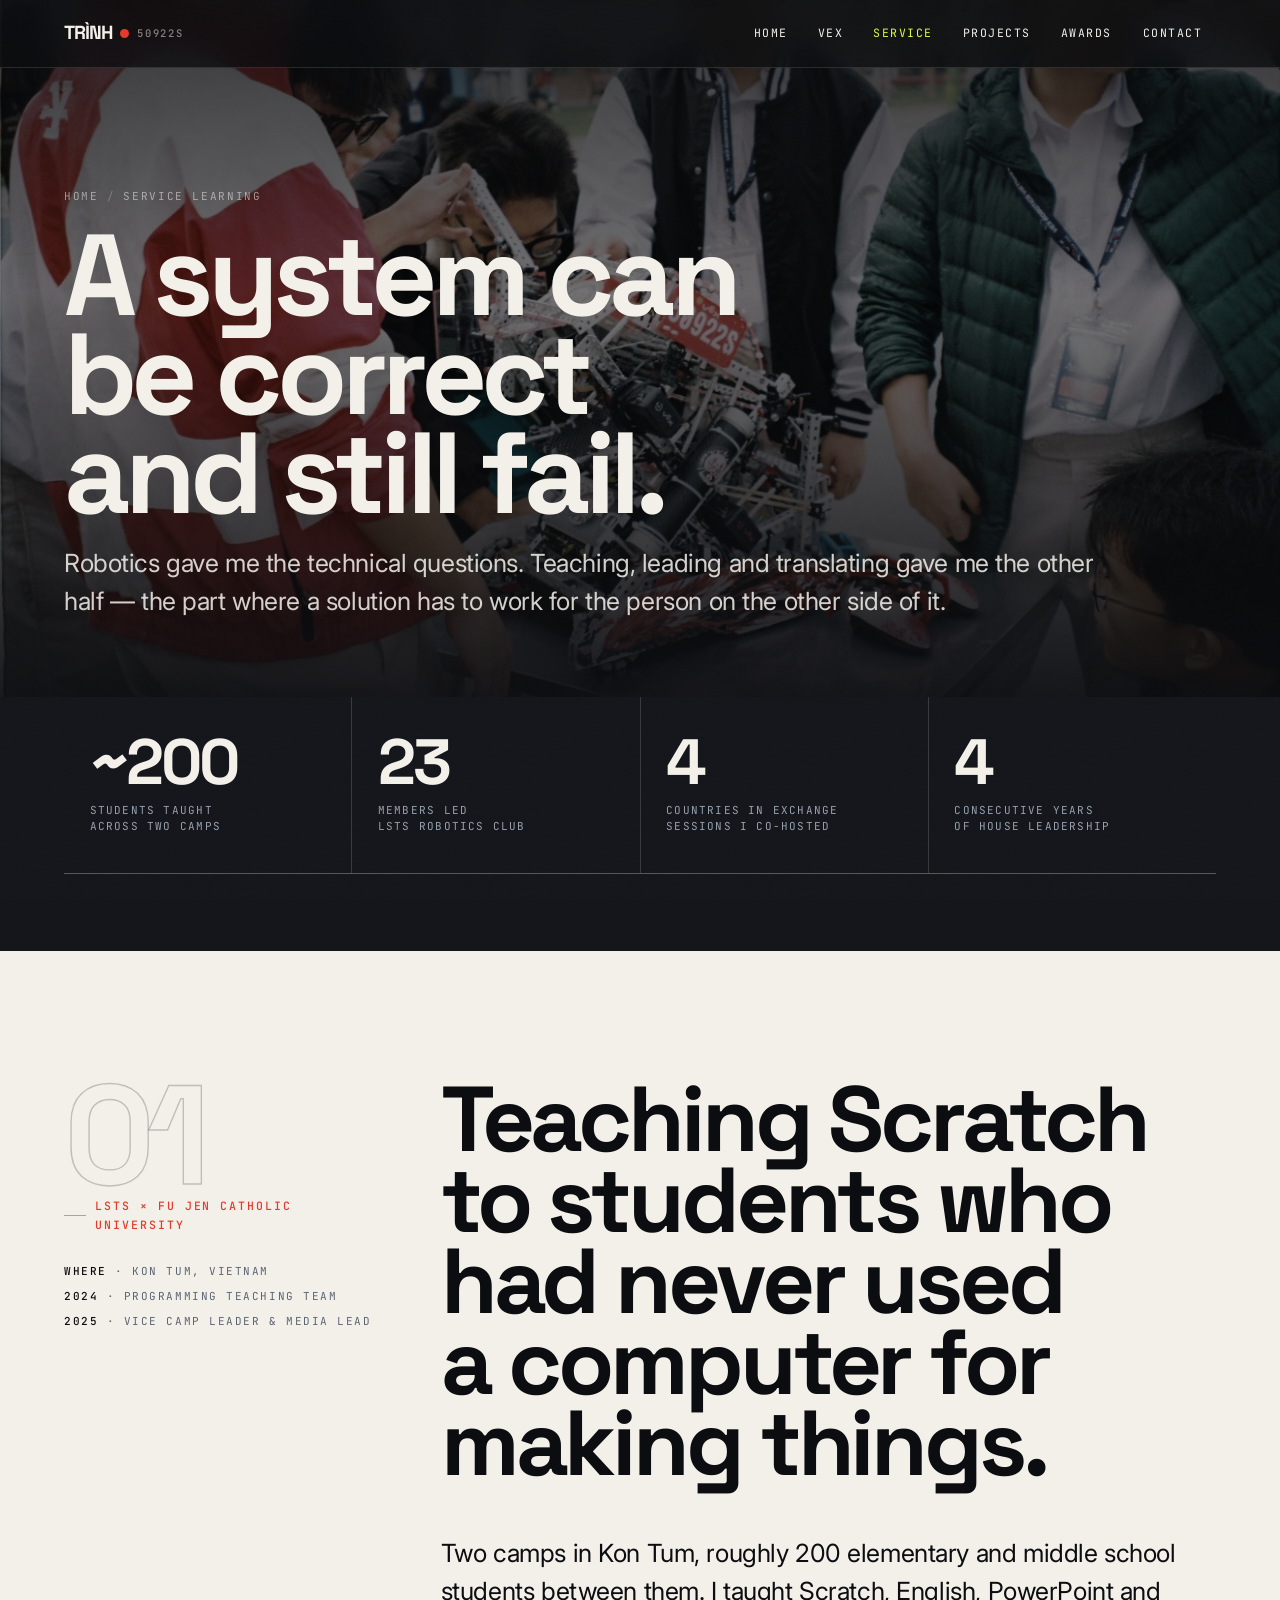
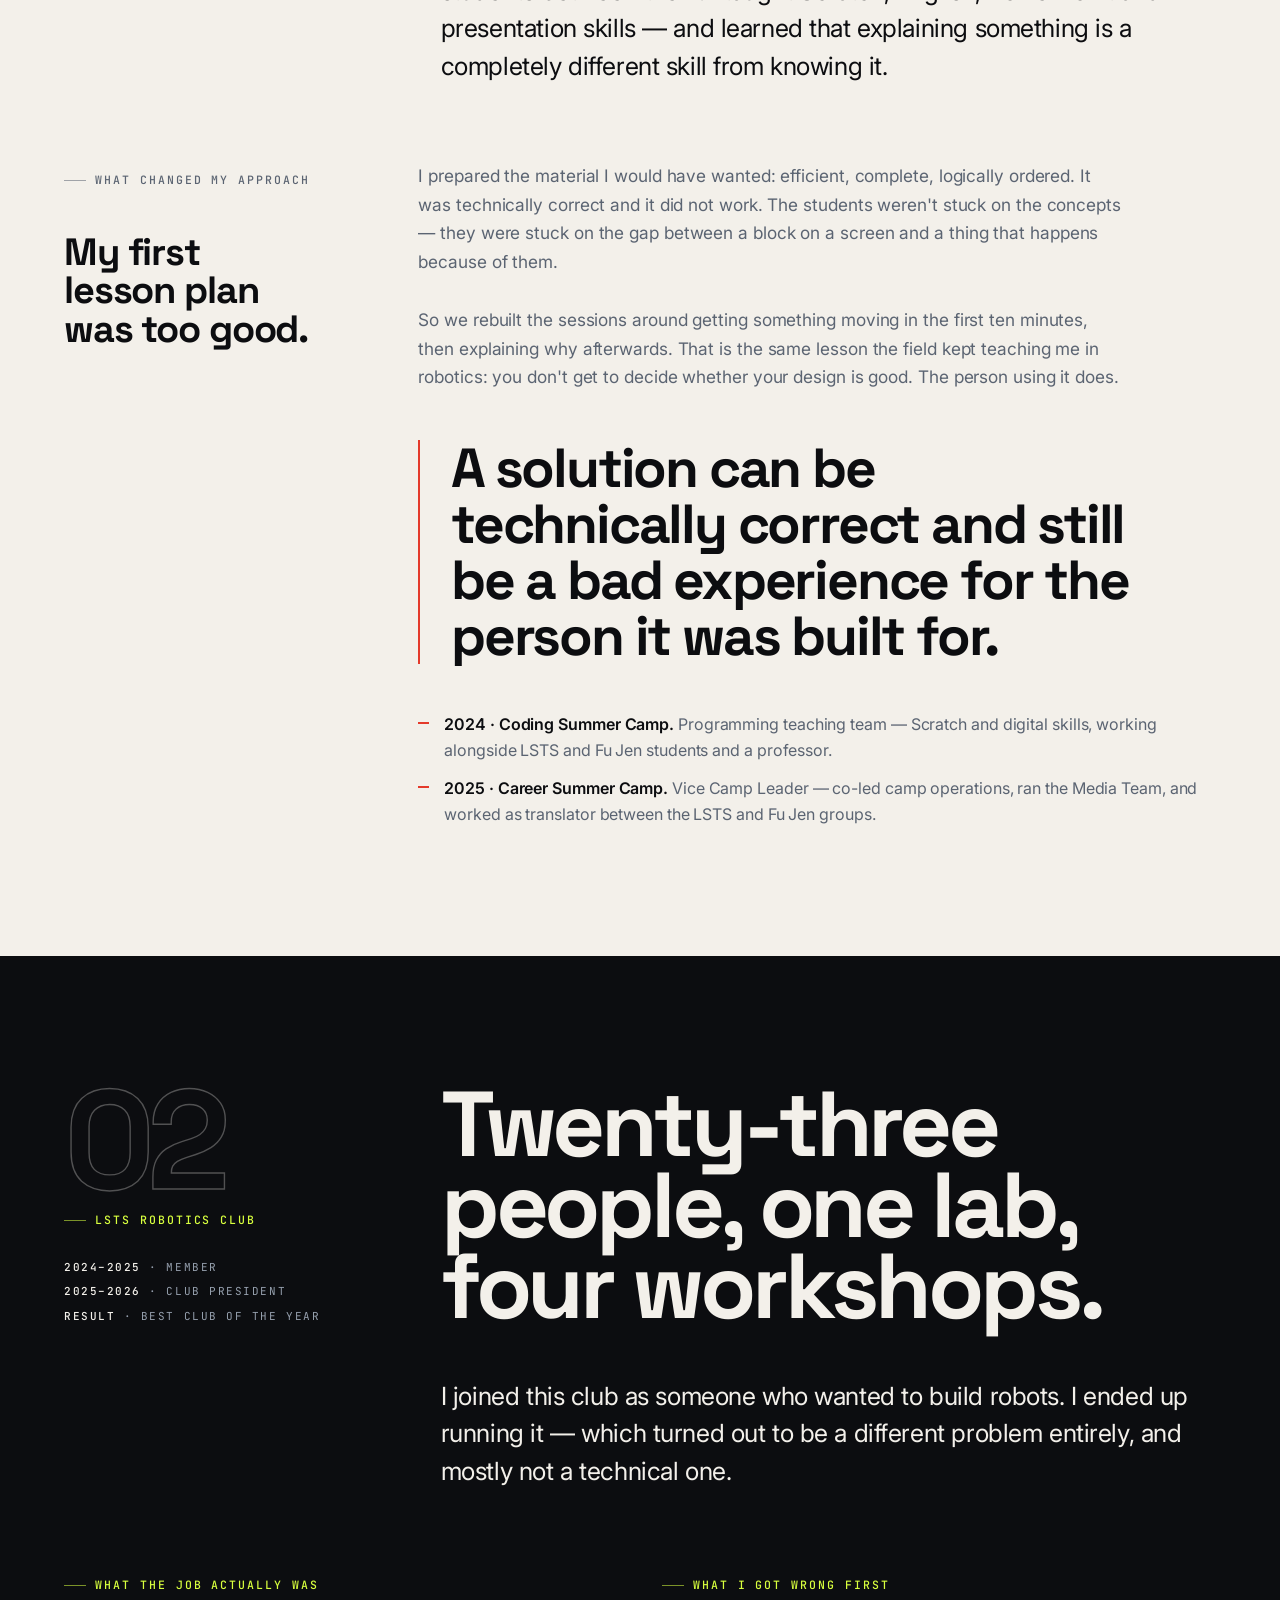
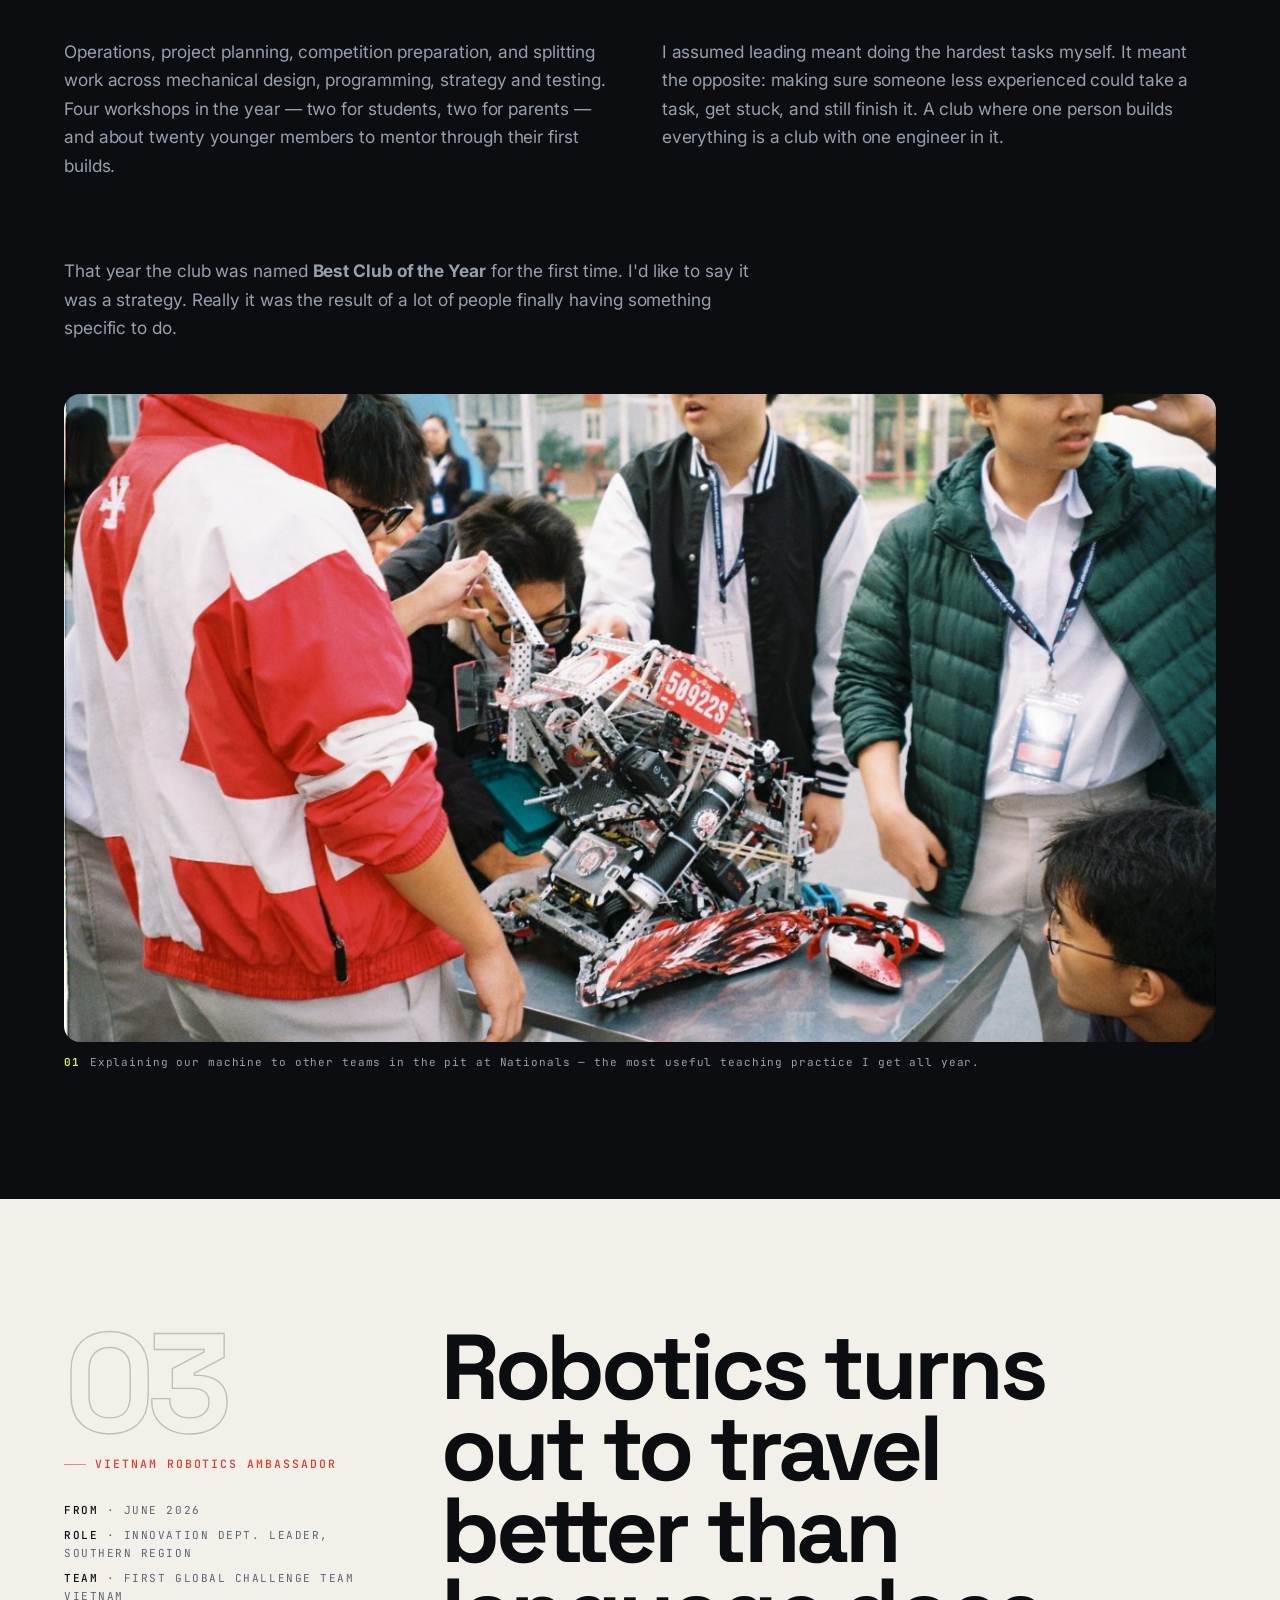
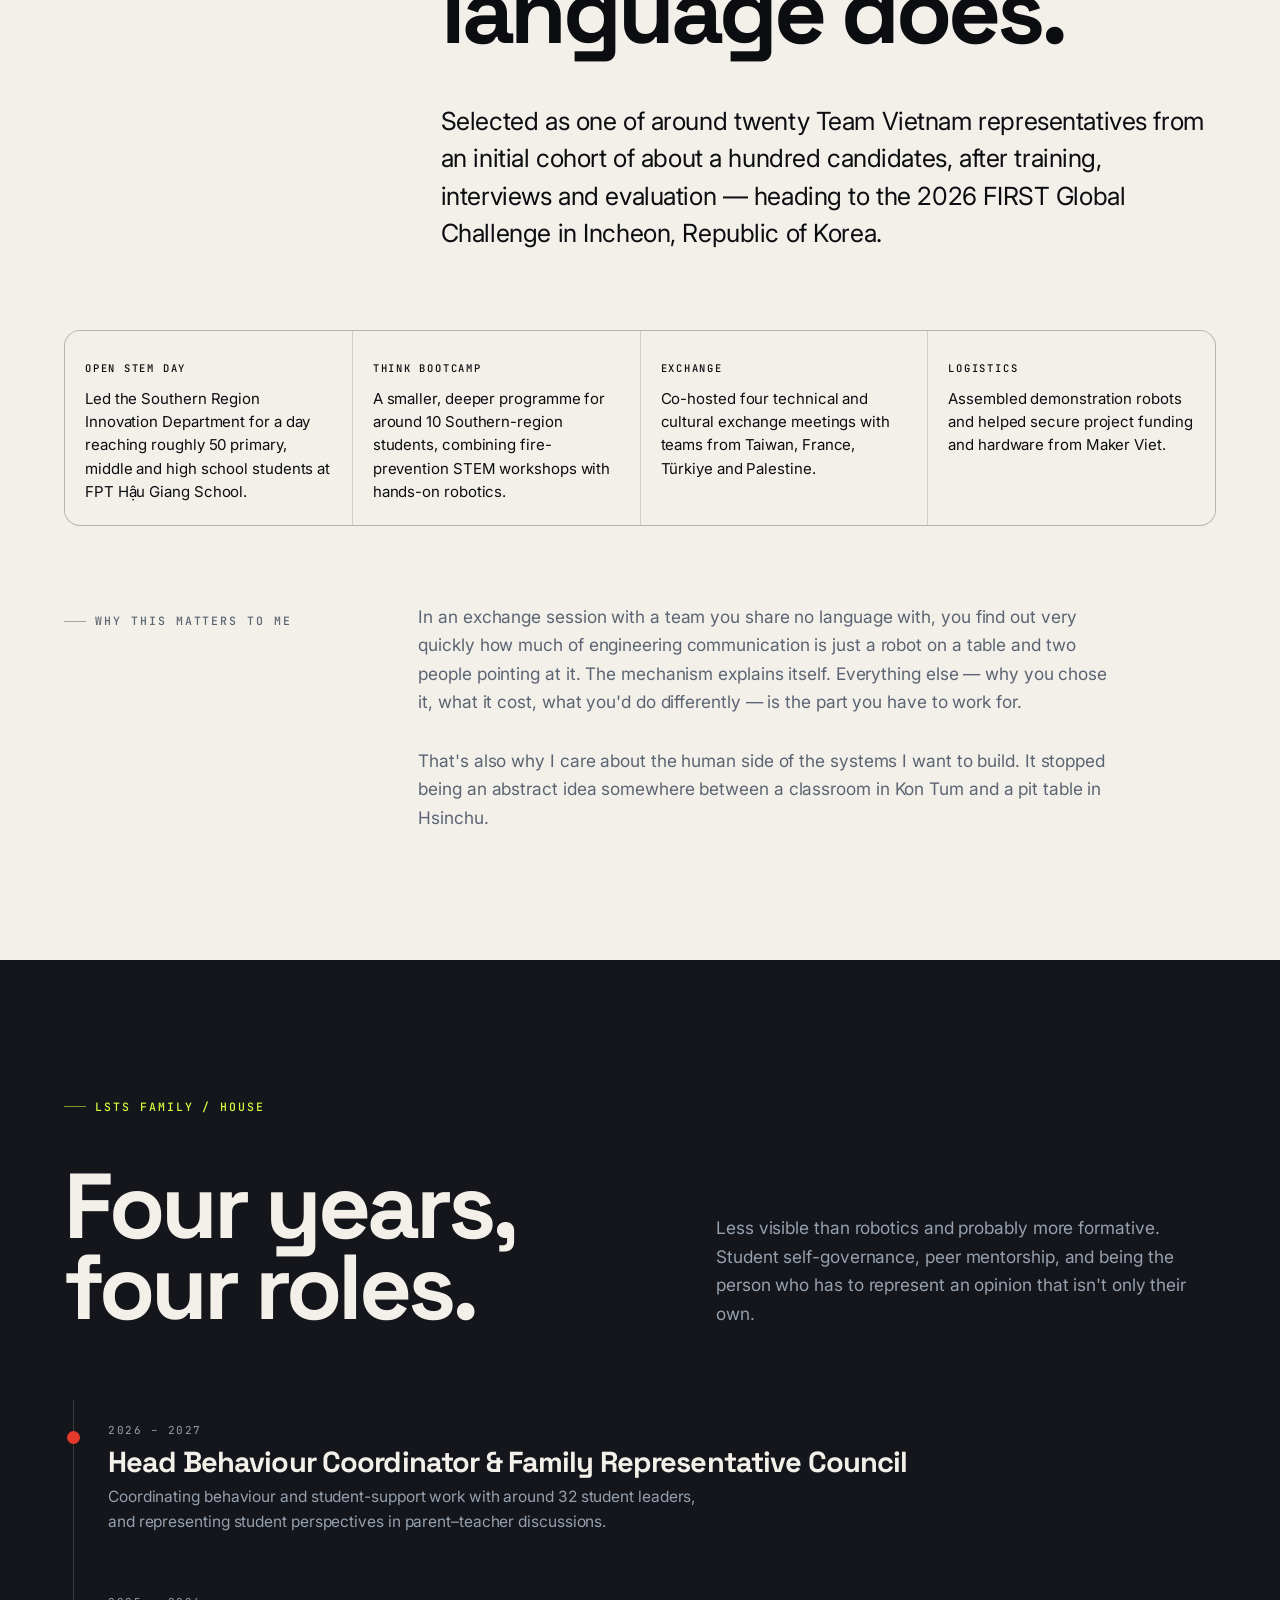
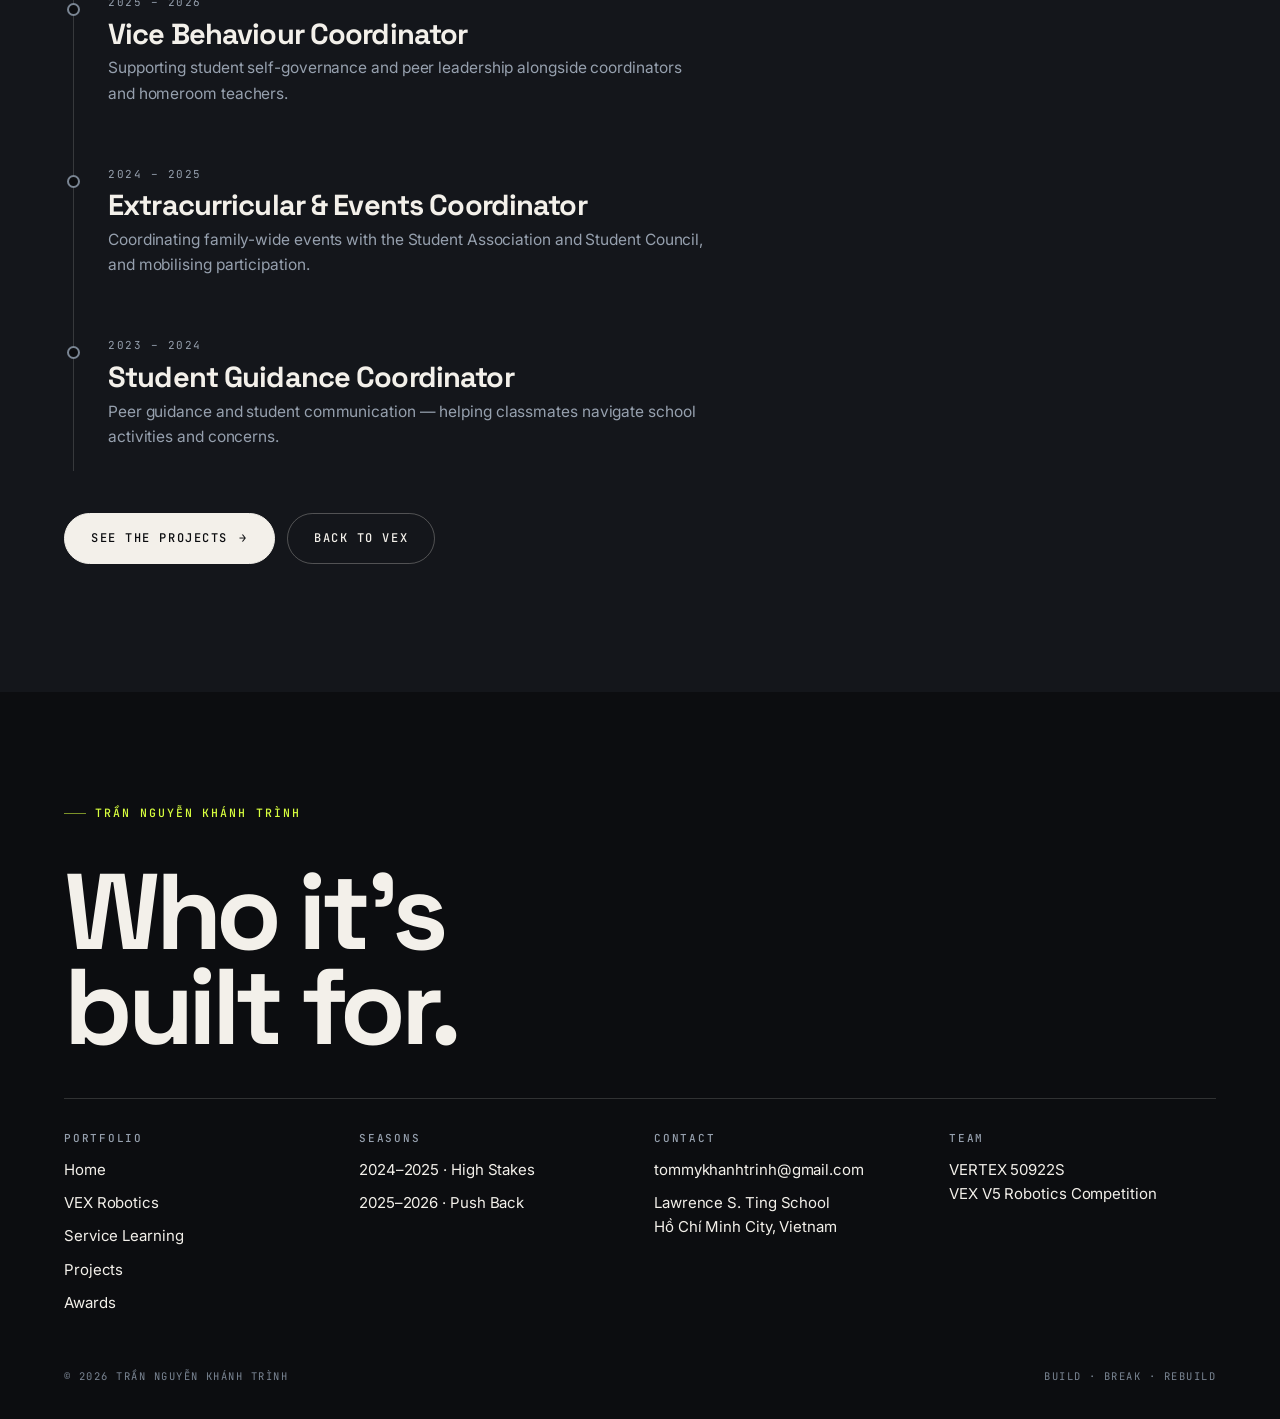
<file: service.html>
<!doctype html>
<html lang="en">
<head>
<meta charset="utf-8">
<meta name="viewport" content="width=device-width,initial-scale=1">
<title>Service Learning — Trần Nguyễn Khánh Trình</title>
<meta name="description" content="Teaching, leading and representing: two summer camps in Kon Tum, the LSTS Robotics Club presidency, and the FIRST Global Challenge Team Vietnam ambassador programme.">
<meta name="theme-color" content="#0C0D10">
<link rel="icon" href="data:image/svg+xml,%3Csvg xmlns='http://www.w3.org/2000/svg' viewBox='0 0 32 32'%3E%3Crect width='32' height='32' rx='7' fill='%230C0D10'/%3E%3Ccircle cx='16' cy='16' r='6' fill='%23E43A2B'/%3E%3C/svg%3E">
<link rel="preconnect" href="https://fonts.googleapis.com">
<link rel="preconnect" href="https://fonts.gstatic.com" crossorigin>
<link href="https://fonts.googleapis.com/css2?family=Space+Grotesk:wght@500;700&family=Inter:wght@400;500;600&family=JetBrains+Mono:wght@400;500&display=swap" rel="stylesheet">
<link rel="stylesheet" href="styles.css">
</head>
<body>
<a class="skip" href="#main">Skip to content</a>
<div class="progress" aria-hidden="true"></div>
<div class="grain" aria-hidden="true"></div>

<header class="nav on-dark">
  <div class="wrap nav-in">
    <a class="brand" href="index.html">TRÌNH<i aria-hidden="true"></i><span>50922S</span></a>
    <button class="burger" type="button" aria-label="Menu" aria-expanded="false"><b></b></button>
    <nav class="nav-links" aria-label="Main">
      <a href="index.html">Home</a>
      <a href="vex.html">VEX</a>
      <a class="active" href="service.html">Service</a>
      <a href="projects.html">Projects</a>
      <a href="awards.html">Awards</a>
      <a class="nav-cta" href="index.html#contact">Contact</a>
    </nav>
  </div>
</header>

<main id="main">

  <!-- ================= HERO ================= -->
  <section class="phero">
    <div class="phero-bg" aria-hidden="true">
      <img src="assets/nationals/pit-crowd.jpg" alt="" fetchpriority="high" decoding="async">
    </div>
    <div class="wrap">
      <p class="crumbs"><a href="index.html">Home</a><em>/</em>Service Learning</p>
      <h1 class="display">A system can<br>be correct<br>and still fail.</h1>
      <p class="lede">
        Robotics gave me the technical questions. Teaching, leading and translating gave me the other
        half — the part where a solution has to work for the person on the other side of it.
      </p>
    </div>
  </section>

  <section class="sec-tight dark ink-2" style="padding-top:0">
    <div class="wrap-wide">
      <div class="stats rv" style="border-top:0">
        <div class="stat"><b><span data-count="200" data-prefix="~">~200</span></b><span>Students taught<br>across two camps</span></div>
        <div class="stat"><b><span data-count="23">23</span></b><span>Members led<br>LSTS Robotics Club</span></div>
        <div class="stat"><b><span data-count="4">4</span></b><span>Countries in exchange<br>sessions I co-hosted</span></div>
        <div class="stat"><b><span data-count="4">4</span></b><span>Consecutive years<br>of house leadership</span></div>
      </div>
    </div>
  </section>

  <!-- ================= KON TUM ================= -->
  <section class="sec">
    <div class="wrap">
      <div class="ch-top">
        <div>
          <span class="ch-no" aria-hidden="true">01</span>
          <p class="label label-red">LSTS × Fu Jen Catholic University</p>
          <div class="ch-meta">
            <span><b>Where</b> · Kon Tum, Vietnam</span>
            <span><b>2024</b> · Programming teaching team</span>
            <span><b>2025</b> · Vice Camp Leader &amp; Media lead</span>
          </div>
        </div>
        <div>
          <h2 class="display d2 balance">Teaching Scratch to students who had never used a computer for making things.</h2>
          <p class="lede mt-m">
            Two camps in Kon Tum, roughly 200 elementary and middle school students between them.
            I taught Scratch, English, PowerPoint and presentation skills — and learned that explaining
            something is a completely different skill from knowing it.
          </p>
        </div>
      </div>

      <div class="cols-side mt-l">
        <div class="sticky-side rv">
          <p class="label">What changed my approach</p>
          <h3 class="display d4 mt-s balance">My first lesson plan was too good.</h3>
        </div>
        <div>
          <p class="body-lg rv">
            I prepared the material I would have wanted: efficient, complete, logically ordered. It was
            technically correct and it did not work. The students weren't stuck on the concepts — they
            were stuck on the gap between a block on a screen and a thing that happens because of them.
          </p>
          <p class="body-lg rv mt-s">
            So we rebuilt the sessions around getting something moving in the first ten minutes, then
            explaining why afterwards. That is the same lesson the field kept teaching me in robotics:
            you don't get to decide whether your design is good. The person using it does.
          </p>
          <div class="pull rv">
            <p class="statement">A solution can be technically correct and still be a bad experience for the person it was built for.</p>
          </div>
          <ul class="list rv">
            <li><b>2024 · Coding Summer Camp.</b> Programming teaching team — Scratch and digital skills, working alongside LSTS and Fu Jen students and a professor.</li>
            <li><b>2025 · Career Summer Camp.</b> Vice Camp Leader — co-led camp operations, ran the Media Team, and worked as translator between the LSTS and Fu Jen groups.</li>
          </ul>
        </div>
      </div>
    </div>
  </section>

  <!-- ================= ROBOTICS CLUB ================= -->
  <section class="sec dark">
    <div class="wrap">
      <div class="ch-top">
        <div>
          <span class="ch-no" aria-hidden="true">02</span>
          <p class="label label-acid">LSTS Robotics Club</p>
          <div class="ch-meta">
            <span><b>2024–2025</b> · Member</span>
            <span><b>2025–2026</b> · Club President</span>
            <span><b>Result</b> · Best Club of the Year</span>
          </div>
        </div>
        <div>
          <h2 class="display d2 balance">Twenty-three people, one lab, four workshops.</h2>
          <p class="lede mt-m">
            I joined this club as someone who wanted to build robots. I ended up running it — which
            turned out to be a different problem entirely, and mostly not a technical one.
          </p>
        </div>
      </div>

      <div class="cols2 mt-l">
        <div class="rv">
          <p class="label label-acid">What the job actually was</p>
          <p class="body-lg mt-s">
            Operations, project planning, competition preparation, and splitting work across mechanical
            design, programming, strategy and testing. Four workshops in the year — two for students,
            two for parents — and about twenty younger members to mentor through their first builds.
          </p>
        </div>
        <div class="rv rv-d1">
          <p class="label label-acid">What I got wrong first</p>
          <p class="body-lg mt-s">
            I assumed leading meant doing the hardest tasks myself. It meant the opposite: making sure
            someone less experienced could take a task, get stuck, and still finish it. A club where one
            person builds everything is a club with one engineer in it.
          </p>
        </div>
      </div>

      <div class="rv mt-l">
        <p class="body-lg">
          That year the club was named <strong>Best Club of the Year</strong> for the first time. I'd
          like to say it was a strategy. Really it was the result of a lot of people finally having
          something specific to do.
        </p>
      </div>

      <figure class="rv mt-m">
        <div class="fig ar-169 zoom clickable">
          <img src="assets/nationals/pit-crowd.jpg" alt="Students from several teams gathered around the robot on a pit table at the National Championship" loading="lazy" decoding="async">
        </div>
        <figcaption class="cap"><i>01</i><span>Explaining our machine to other teams in the pit at Nationals — the most useful teaching practice I get all year.</span></figcaption>
      </figure>
    </div>
  </section>

  <!-- ================= AMBASSADOR ================= -->
  <section class="sec">
    <div class="wrap">
      <div class="ch-top">
        <div>
          <span class="ch-no" aria-hidden="true">03</span>
          <p class="label label-red">Vietnam Robotics Ambassador</p>
          <div class="ch-meta">
            <span><b>From</b> · June 2026</span>
            <span><b>Role</b> · Innovation Dept. Leader, Southern Region</span>
            <span><b>Team</b> · FIRST Global Challenge Team Vietnam</span>
          </div>
        </div>
        <div>
          <h2 class="display d2 balance">Robotics turns out to travel better than language does.</h2>
          <p class="lede mt-m">
            Selected as one of around twenty Team Vietnam representatives from an initial cohort of about
            a hundred candidates, after training, interviews and evaluation — heading to the 2026 FIRST
            Global Challenge in Incheon, Republic of Korea.
          </p>
        </div>
      </div>

      <div class="beats rv mt-l">
        <div class="beat">
          <p class="label label-red no-rule">Open STEM Day</p>
          <p>Led the Southern Region Innovation Department for a day reaching roughly 50 primary, middle and high school students at FPT Hậu Giang School.</p>
        </div>
        <div class="beat">
          <p class="label label-red no-rule">Think Bootcamp</p>
          <p>A smaller, deeper programme for around 10 Southern-region students, combining fire-prevention STEM workshops with hands-on robotics.</p>
        </div>
        <div class="beat">
          <p class="label label-red no-rule">Exchange</p>
          <p>Co-hosted four technical and cultural exchange meetings with teams from Taiwan, France, Türkiye and Palestine.</p>
        </div>
        <div class="beat">
          <p class="label label-red no-rule">Logistics</p>
          <p>Assembled demonstration robots and helped secure project funding and hardware from Maker Viet.</p>
        </div>
      </div>

      <div class="cols-side mt-l">
        <div class="sticky-side rv">
          <p class="label">Why this matters to me</p>
        </div>
        <div class="rv">
          <p class="body-lg">
            In an exchange session with a team you share no language with, you find out very quickly how
            much of engineering communication is just a robot on a table and two people pointing at it.
            The mechanism explains itself. Everything else — why you chose it, what it cost, what you'd
            do differently — is the part you have to work for.
          </p>
          <p class="body-lg mt-s">
            That's also why I care about the human side of the systems I want to build. It stopped being
            an abstract idea somewhere between a classroom in Kon Tum and a pit table in Hsinchu.
          </p>
        </div>
      </div>
    </div>
  </section>

  <!-- ================= HOUSE LEADERSHIP ================= -->
  <section class="sec dark ink-2">
    <div class="wrap">
      <div class="head rv">
        <div>
          <p class="label label-acid">LSTS Family / House</p>
          <h2 class="display d2 mt-s">Four years, four roles.</h2>
        </div>
        <p class="body-lg">
          Less visible than robotics and probably more formative. Student self-governance, peer
          mentorship, and being the person who has to represent an opinion that isn't only their own.
        </p>
      </div>

      <div class="tl rv">
        <div class="tl-item is-key">
          <span class="when">2026 – 2027</span>
          <h3>Head Behaviour Coordinator &amp; Family Representative Council</h3>
          <p>Coordinating behaviour and student-support work with around 32 student leaders, and representing student perspectives in parent–teacher discussions.</p>
        </div>
        <div class="tl-item">
          <span class="when">2025 – 2026</span>
          <h3>Vice Behaviour Coordinator</h3>
          <p>Supporting student self-governance and peer leadership alongside coordinators and homeroom teachers.</p>
        </div>
        <div class="tl-item">
          <span class="when">2024 – 2025</span>
          <h3>Extracurricular &amp; Events Coordinator</h3>
          <p>Coordinating family-wide events with the Student Association and Student Council, and mobilising participation.</p>
        </div>
        <div class="tl-item">
          <span class="when">2023 – 2024</span>
          <h3>Student Guidance Coordinator</h3>
          <p>Peer guidance and student communication — helping classmates navigate school activities and concerns.</p>
        </div>
      </div>

      <div class="btns rv">
        <a class="btn" href="projects.html">See the projects <span class="ar" aria-hidden="true">&rarr;</span></a>
        <a class="btn btn-ghost" href="vex.html">Back to VEX</a>
      </div>
    </div>
  </section>

</main>

<footer class="foot">
  <div class="wrap">
    <p class="label label-acid">Trần Nguyễn Khánh Trình</p>
    <h2 class="display big mt-s">Who it's<br>built for.</h2>
    <div class="foot-grid">
      <div>
        <h4>Portfolio</h4>
        <a href="index.html">Home</a>
        <a href="vex.html">VEX Robotics</a>
        <a href="service.html">Service Learning</a>
        <a href="projects.html">Projects</a>
        <a href="awards.html">Awards</a>
      </div>
      <div>
        <h4>Seasons</h4>
        <a href="vex-2024-2025.html">2024–2025 · High Stakes</a>
        <a href="vex-2025-2026.html">2025–2026 · Push Back</a>
      </div>
      <div>
        <h4>Contact</h4>
        <a href="mailto:tommykhanhtrinh@gmail.com">tommykhanhtrinh@gmail.com</a>
        <p>Lawrence S. Ting School<br>Hồ Chí Minh City, Vietnam</p>
      </div>
      <div>
        <h4>Team</h4>
        <p>VERTEX 50922S<br>VEX V5 Robotics Competition</p>
      </div>
    </div>
    <div class="foot-base">
      <span>© <span data-year>2026</span> Trần Nguyễn Khánh Trình</span>
      <span>Build · Break · Rebuild</span>
    </div>
  </div>
</footer>

<script src="script.js"></script>
</body>
</html>
</file>
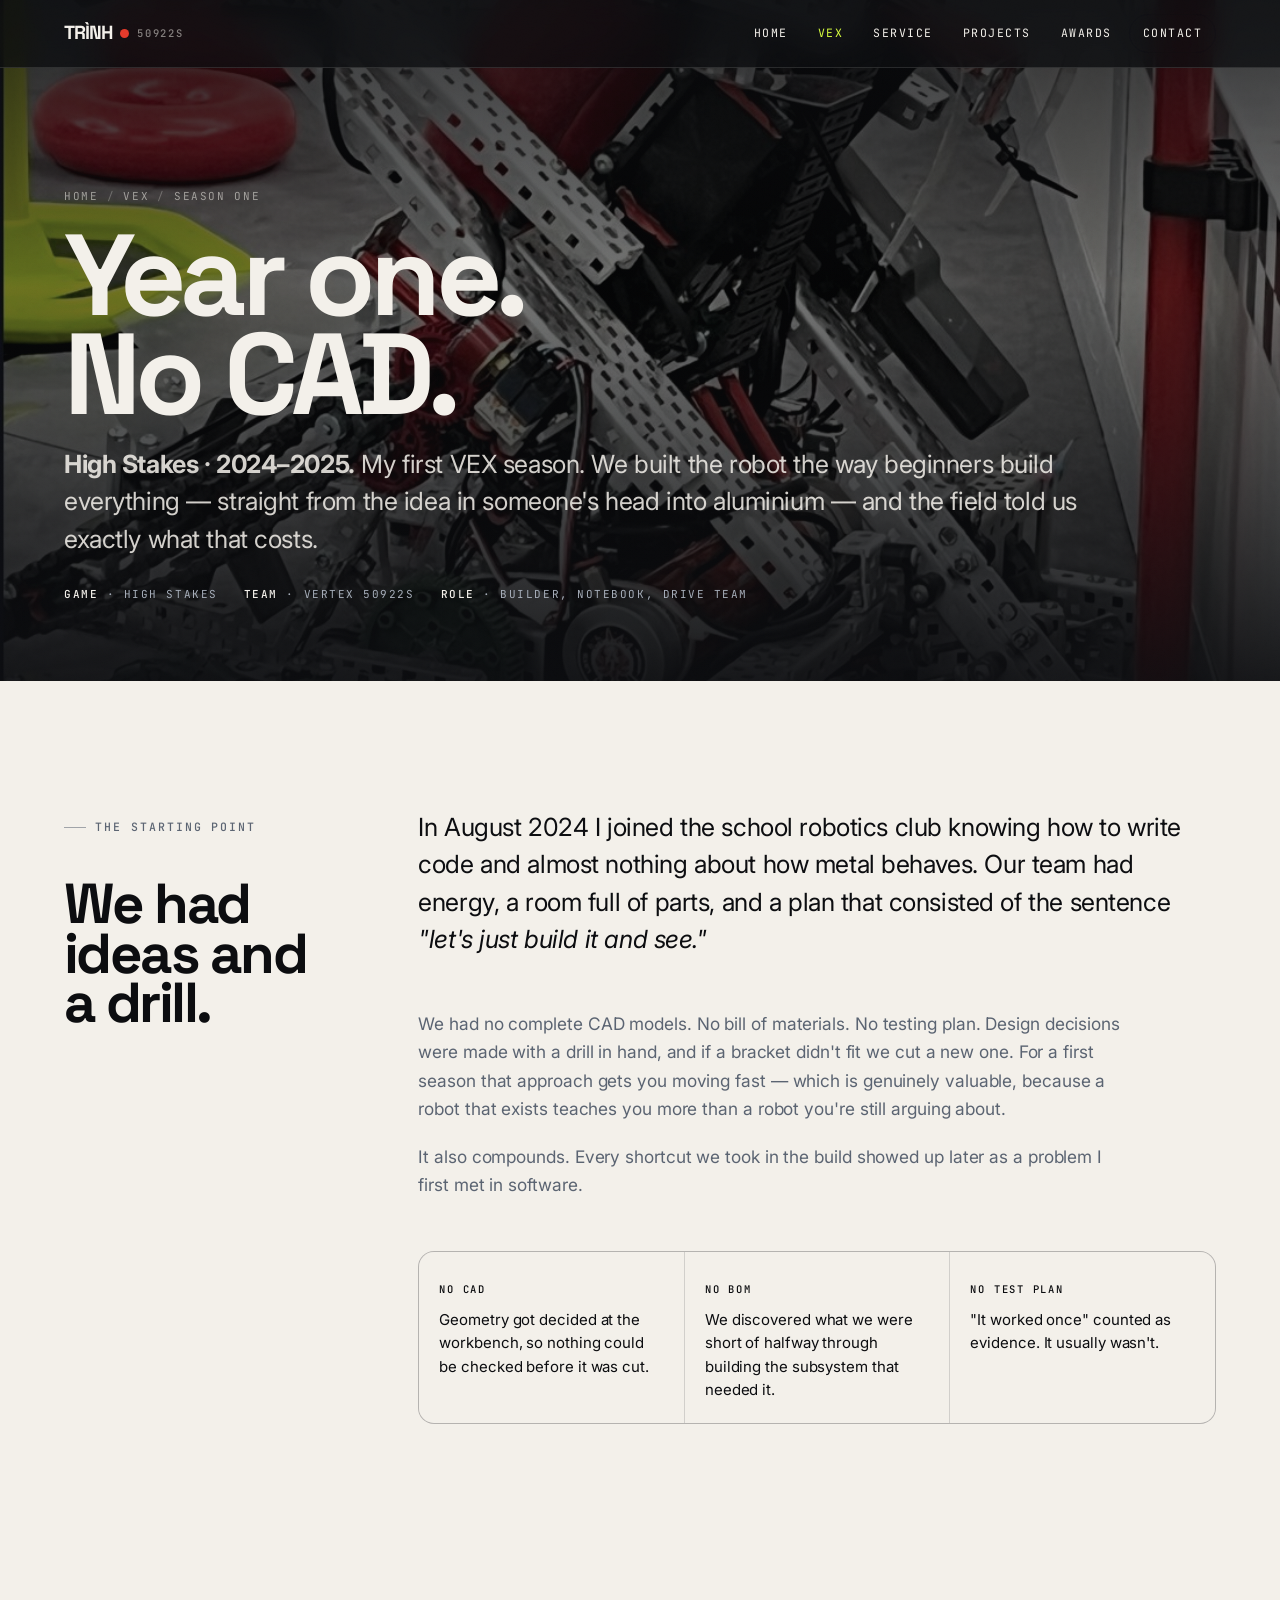
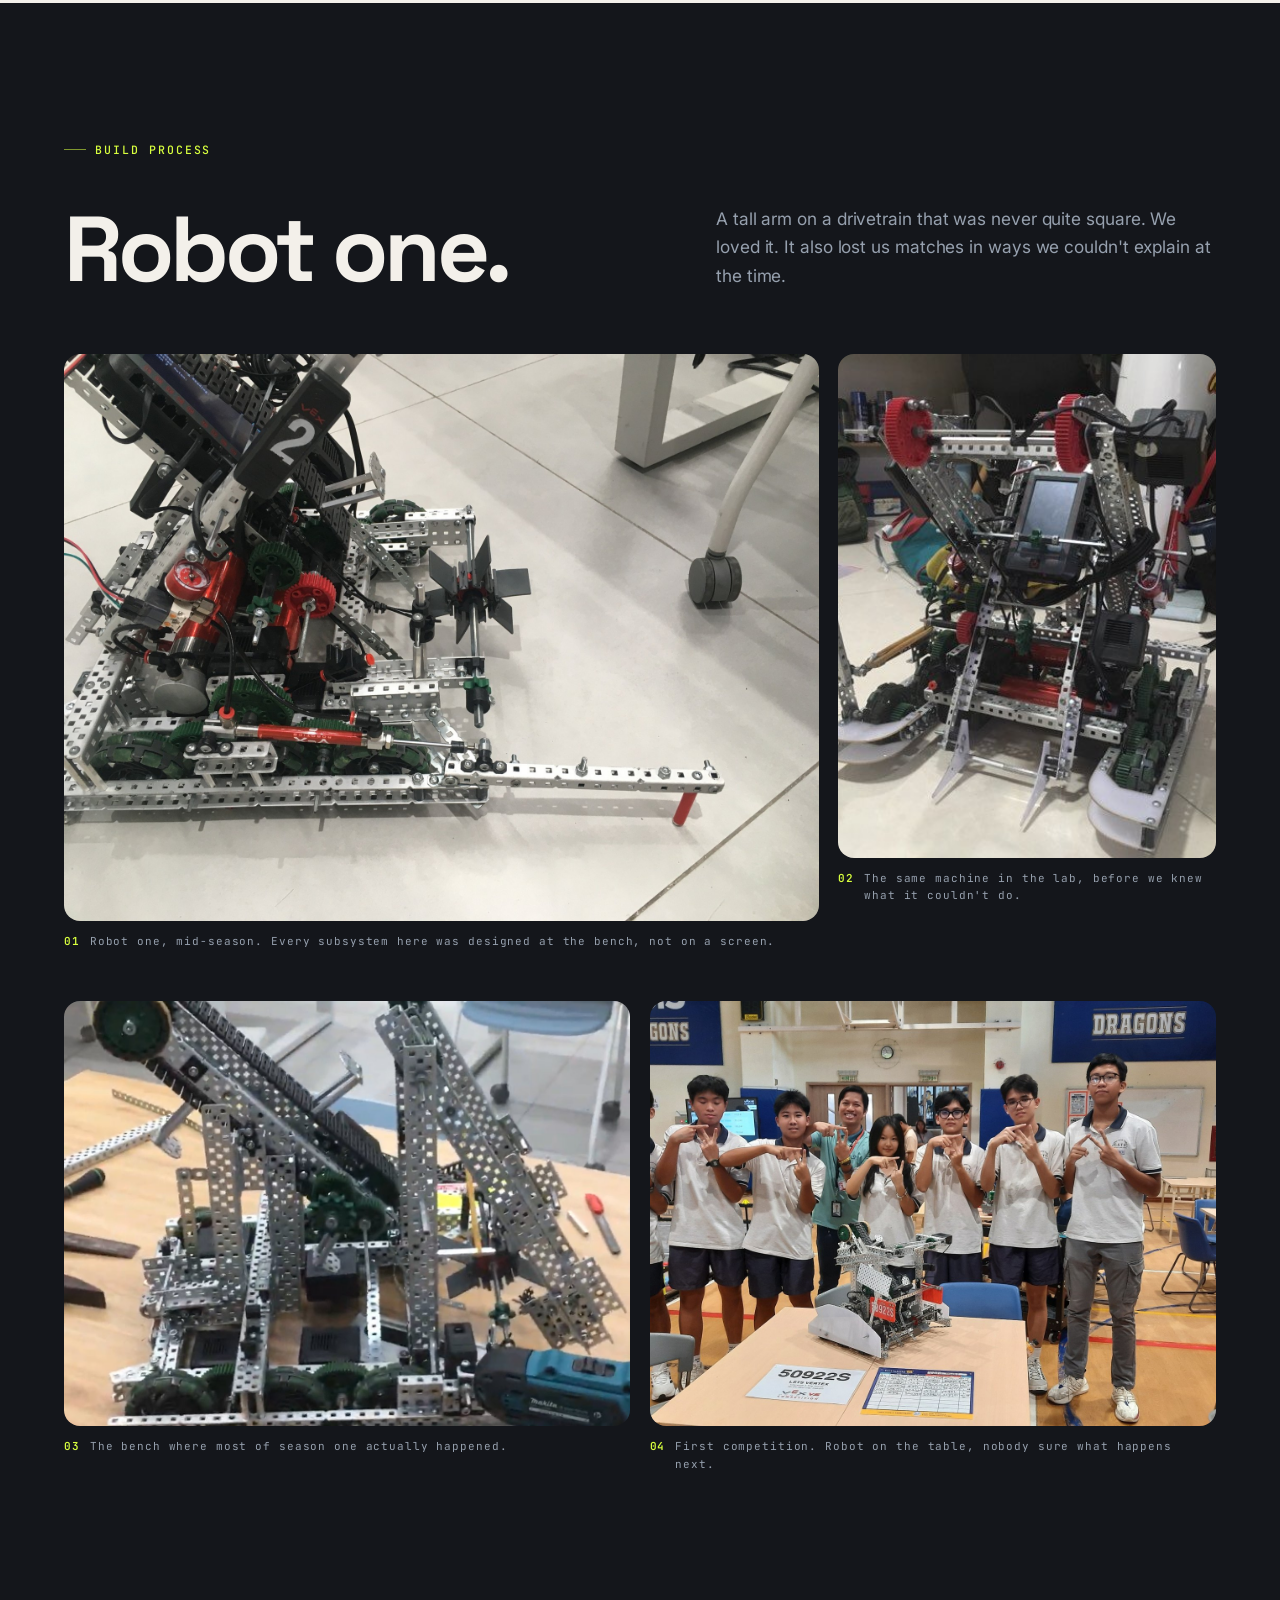
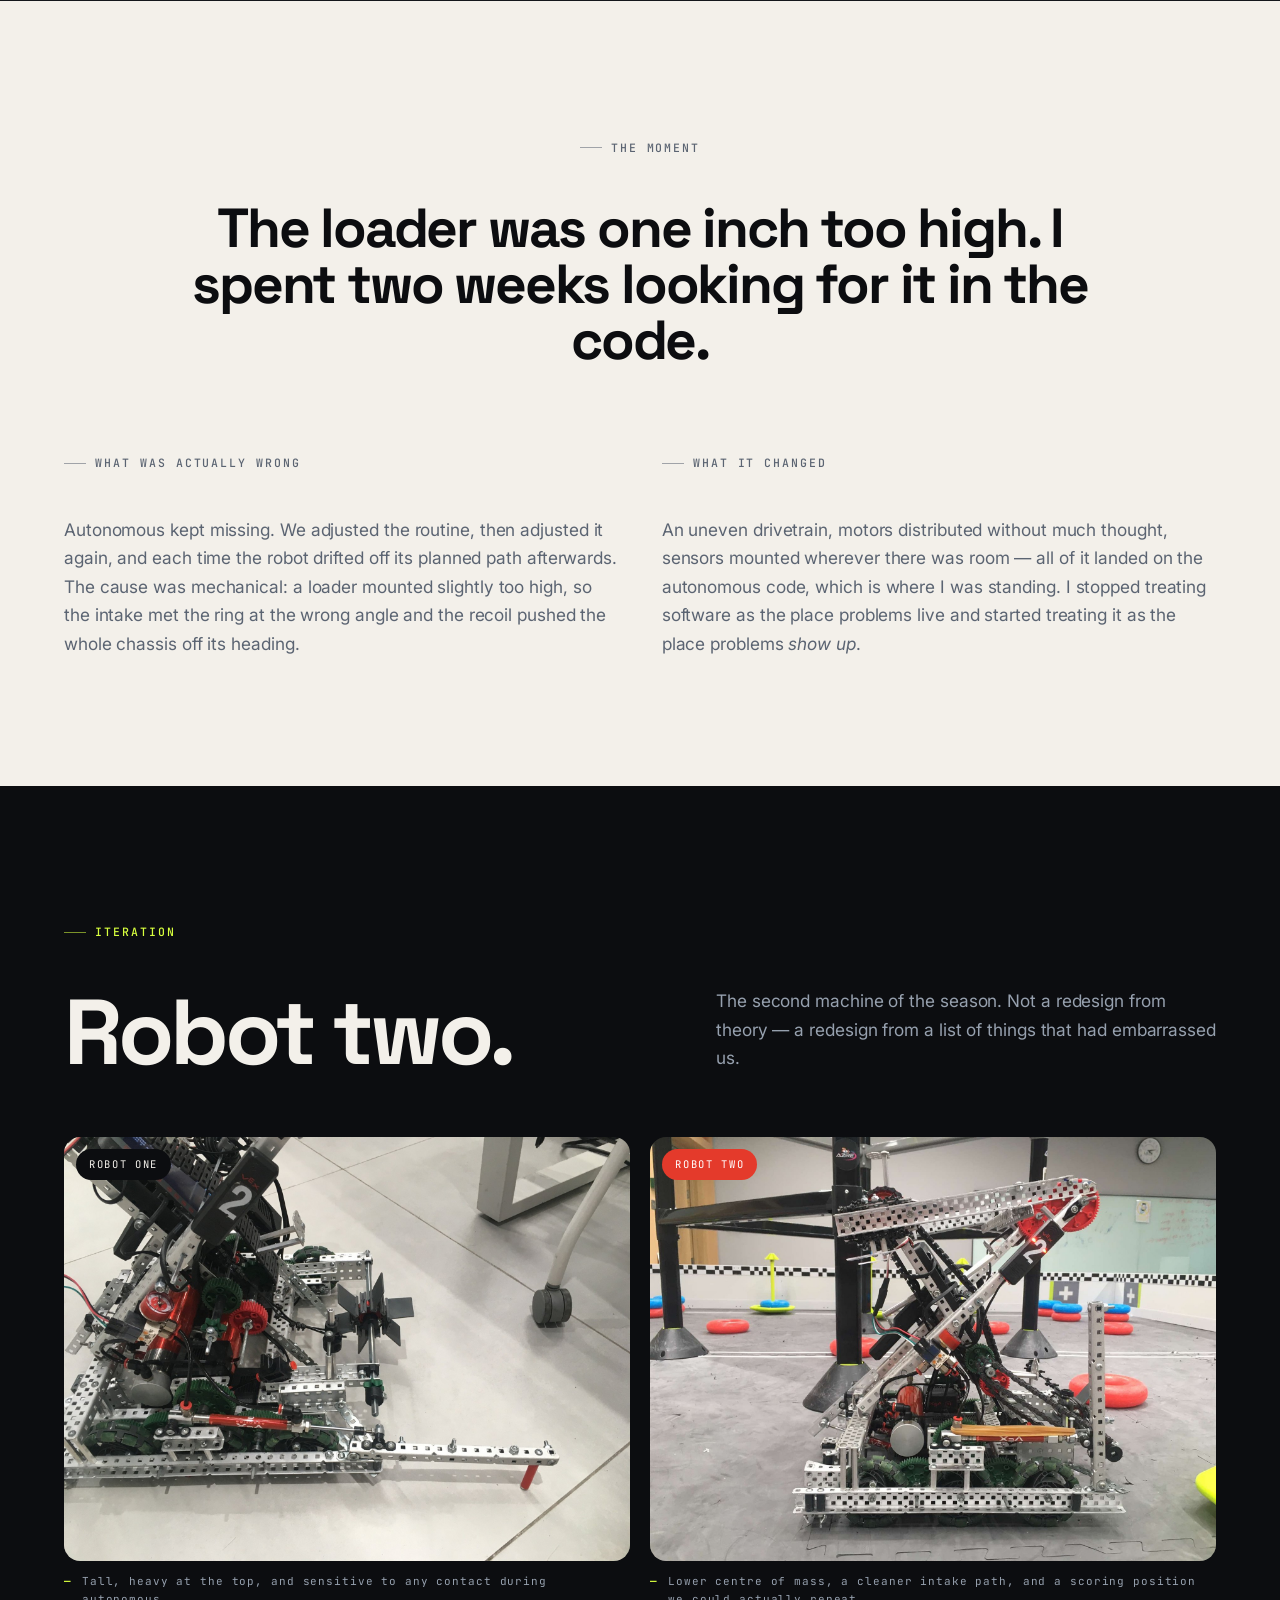
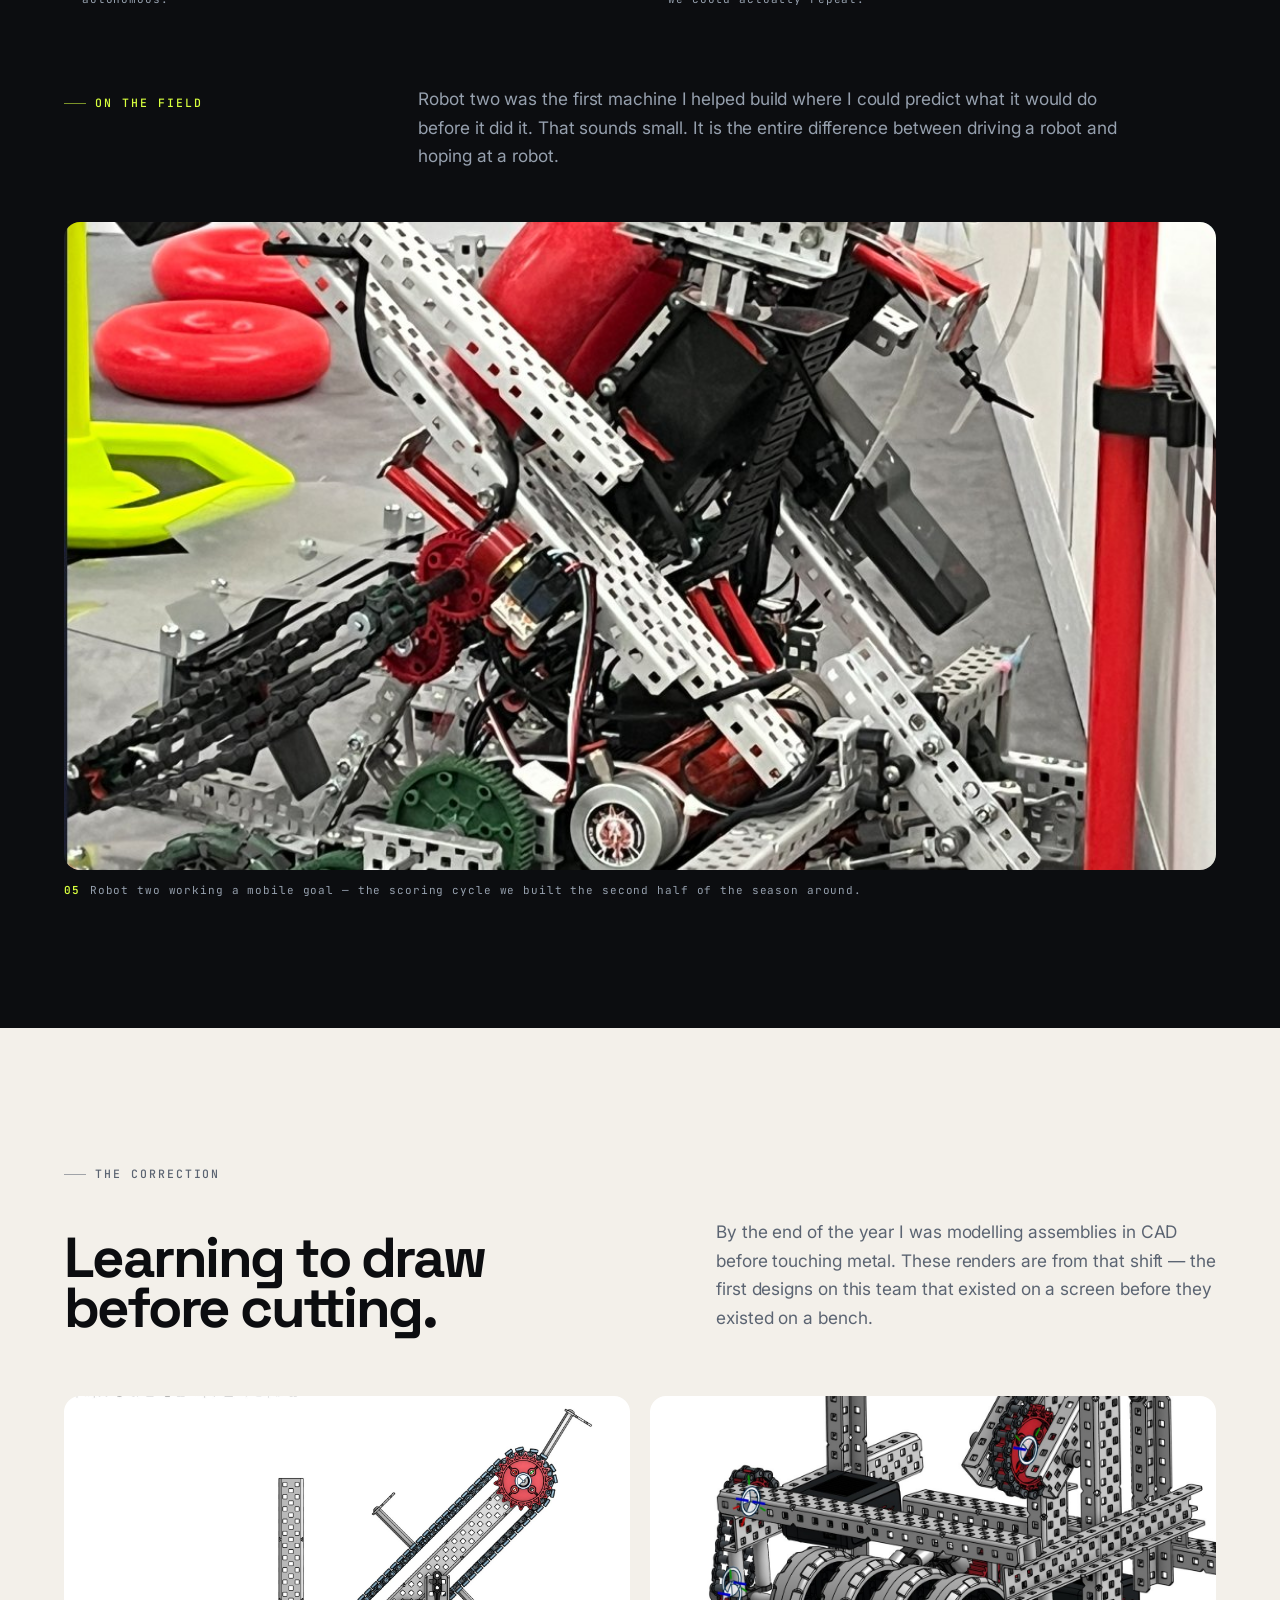
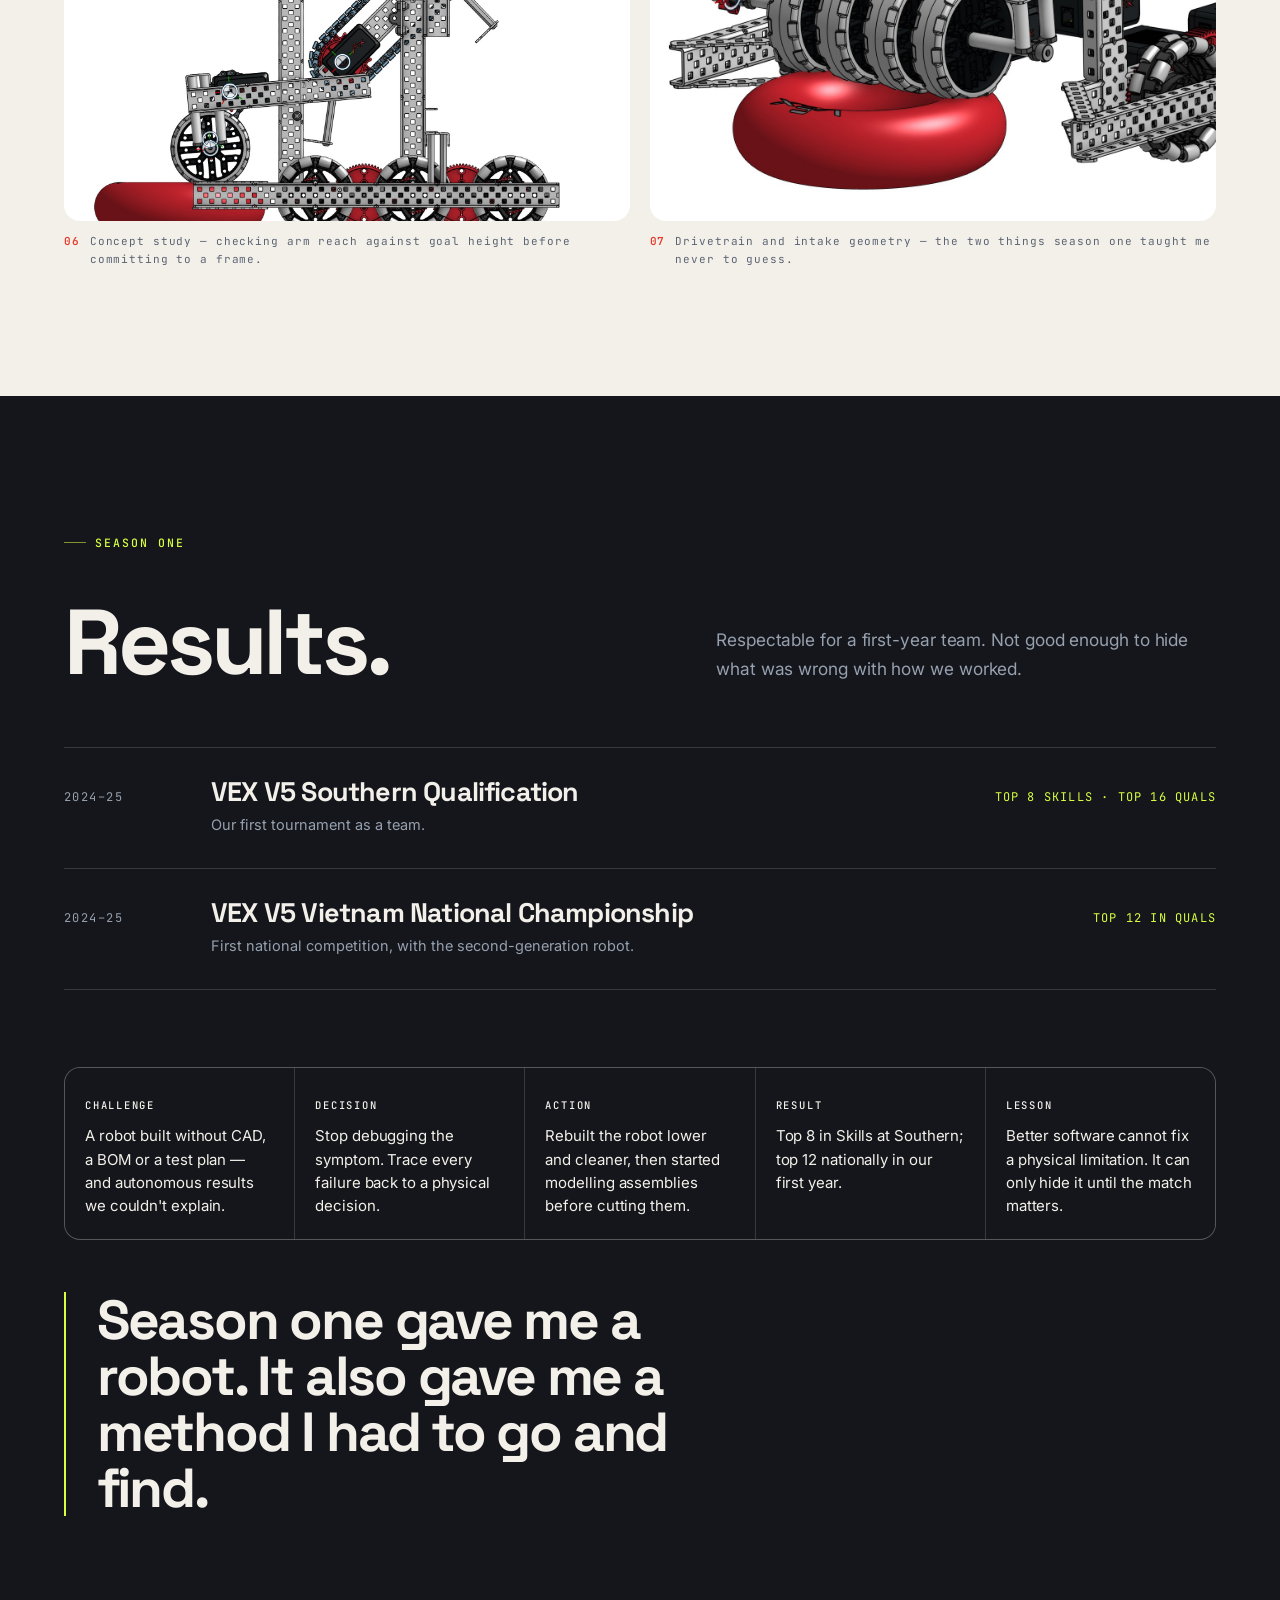
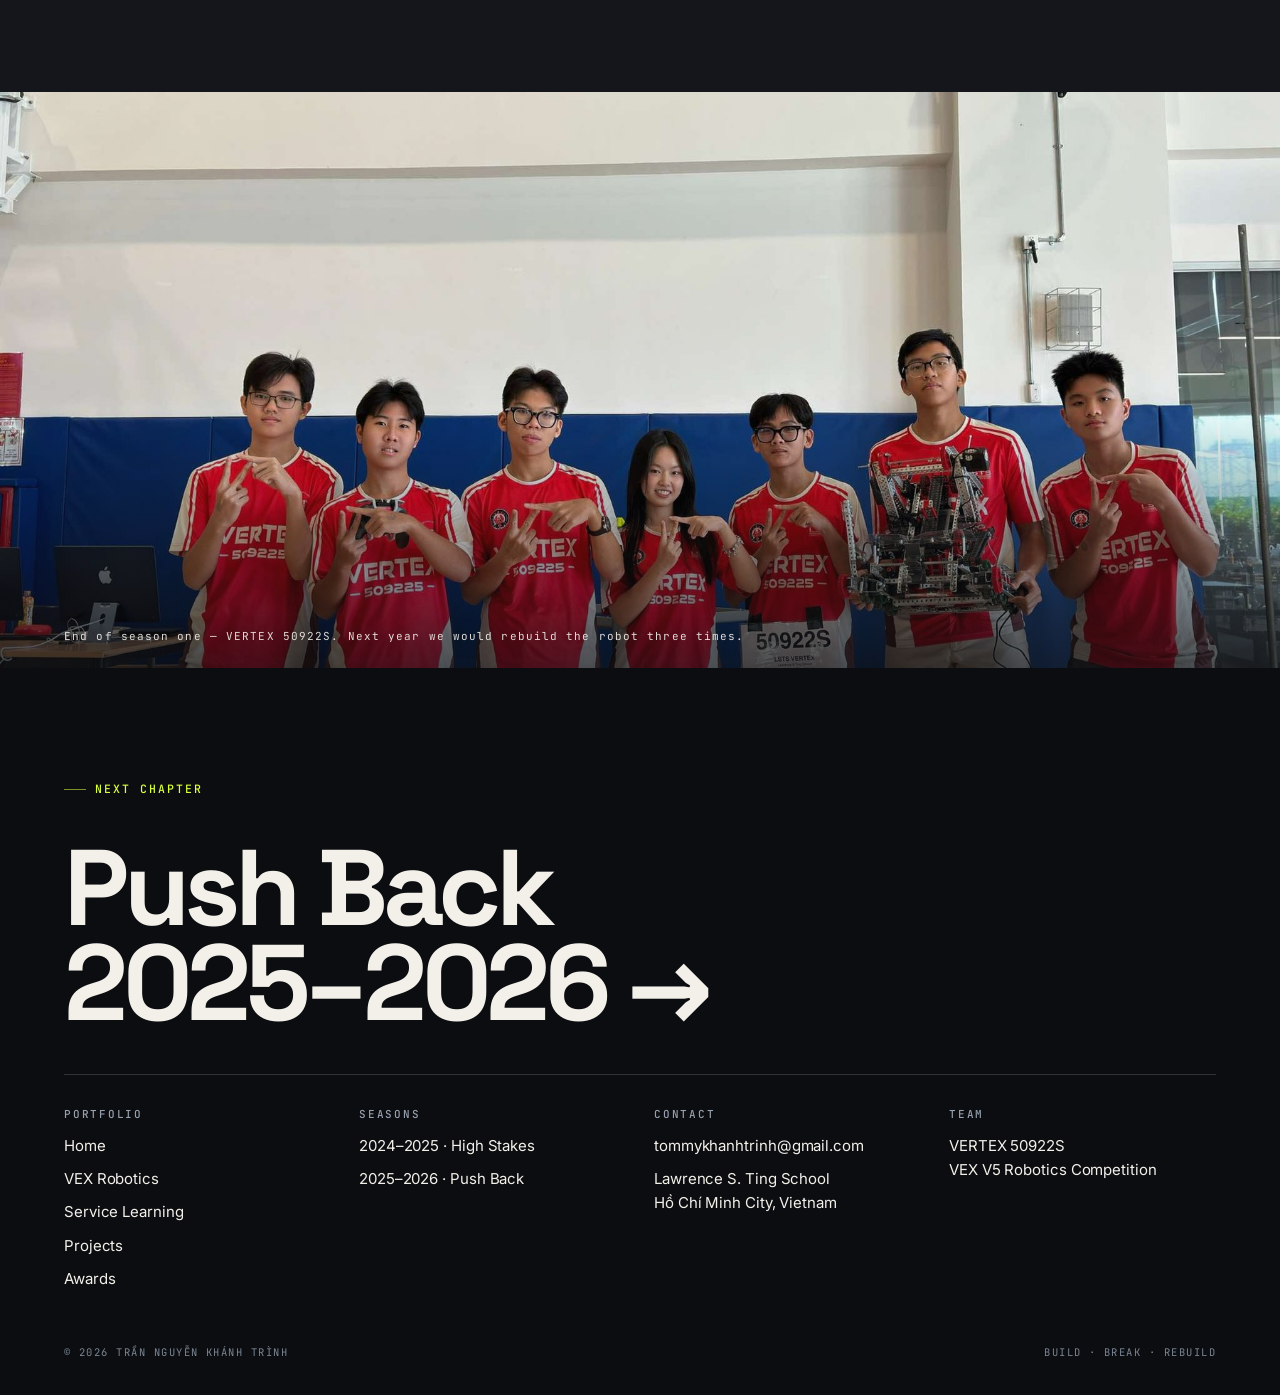
<file: vex-2024-2025.html>
<!doctype html>
<html lang="en">
<head>
<meta charset="utf-8">
<meta name="viewport" content="width=device-width,initial-scale=1">
<title>Season One · High Stakes 2024–2025 — Trần Nguyễn Khánh Trình</title>
<meta name="description" content="My first VEX V5 season: building a High Stakes robot without CAD, without a bill of materials, and without a test plan — and everything that taught me.">
<meta name="theme-color" content="#0C0D10">
<link rel="icon" href="data:image/svg+xml,%3Csvg xmlns='http://www.w3.org/2000/svg' viewBox='0 0 32 32'%3E%3Crect width='32' height='32' rx='7' fill='%230C0D10'/%3E%3Ccircle cx='16' cy='16' r='6' fill='%23E43A2B'/%3E%3C/svg%3E">
<link rel="preconnect" href="https://fonts.googleapis.com">
<link rel="preconnect" href="https://fonts.gstatic.com" crossorigin>
<link href="https://fonts.googleapis.com/css2?family=Space+Grotesk:wght@500;700&family=Inter:wght@400;500;600&family=JetBrains+Mono:wght@400;500&display=swap" rel="stylesheet">
<link rel="stylesheet" href="styles.css">
</head>
<body>
<a class="skip" href="#main">Skip to content</a>
<div class="progress" aria-hidden="true"></div>
<div class="grain" aria-hidden="true"></div>

<header class="nav on-dark">
  <div class="wrap nav-in">
    <a class="brand" href="index.html">TRÌNH<i aria-hidden="true"></i><span>50922S</span></a>
    <button class="burger" type="button" aria-label="Menu" aria-expanded="false"><b></b></button>
    <nav class="nav-links" aria-label="Main">
      <a href="index.html">Home</a>
      <a class="active" href="vex.html">VEX</a>
      <a href="service.html">Service</a>
      <a href="projects.html">Projects</a>
      <a href="awards.html">Awards</a>
      <a class="nav-cta" href="index.html#contact">Contact</a>
    </nav>
  </div>
</header>

<main id="main">

  <!-- ================= HERO ================= -->
  <section class="phero">
    <div class="phero-bg" aria-hidden="true">
      <img src="assets/s2425/robot-v2-goal.jpg" alt="" fetchpriority="high" decoding="async">
    </div>
    <div class="wrap">
      <p class="crumbs"><a href="index.html">Home</a><em>/</em><a href="vex.html">VEX</a><em>/</em>Season one</p>
      <h1 class="display">Year one.<br>No CAD.</h1>
      <p class="lede">
        <strong>High Stakes · 2024–2025.</strong> My first VEX season. We built the robot the way beginners
        build everything — straight from the idea in someone's head into aluminium — and the field
        told us exactly what that costs.
      </p>
      <div class="ch-meta" style="flex-direction:row;flex-wrap:wrap;gap:26px">
        <span><b>Game</b> · High Stakes</span>
        <span><b>Team</b> · VERTEX 50922S</span>
        <span><b>Role</b> · Builder, notebook, drive team</span>
      </div>
    </div>
  </section>

  <!-- ================= OPENING ================= -->
  <section class="sec">
    <div class="wrap">
      <div class="cols-side">
        <div class="sticky-side rv">
          <p class="label">The starting point</p>
          <h2 class="display d3 mt-s balance">We had ideas and a drill.</h2>
        </div>
        <div>
          <p class="lede rv">
            In August 2024 I joined the school robotics club knowing how to write code and almost nothing
            about how metal behaves. Our team had energy, a room full of parts, and a plan that consisted
            of the sentence <em>"let's just build it and see."</em>
          </p>
          <p class="body-lg rv mt-m">
            We had no complete CAD models. No bill of materials. No testing plan. Design decisions were
            made with a drill in hand, and if a bracket didn't fit we cut a new one. For a first season
            that approach gets you moving fast — which is genuinely valuable, because a robot that exists
            teaches you more than a robot you're still arguing about.
          </p>
          <p class="body-lg rv">
            It also compounds. Every shortcut we took in the build showed up later as a problem I first
            met in software.
          </p>

          <div class="beats rv">
            <div class="beat">
              <p class="label label-red no-rule">No CAD</p>
              <p>Geometry got decided at the workbench, so nothing could be checked before it was cut.</p>
            </div>
            <div class="beat">
              <p class="label label-red no-rule">No BOM</p>
              <p>We discovered what we were short of halfway through building the subsystem that needed it.</p>
            </div>
            <div class="beat">
              <p class="label label-red no-rule">No test plan</p>
              <p>"It worked once" counted as evidence. It usually wasn't.</p>
            </div>
          </div>
        </div>
      </div>
    </div>
  </section>

  <!-- ================= BUILD GALLERY ================= -->
  <section class="sec dark ink-2">
    <div class="wrap">
      <div class="head rv">
        <div>
          <p class="label label-acid">Build process</p>
          <h2 class="display d2 mt-s">Robot one.</h2>
        </div>
        <p class="body-lg">
          A tall arm on a drivetrain that was never quite square. We loved it. It also lost us matches
          in ways we couldn't explain at the time.
        </p>
      </div>

      <div class="fig-grid g-21 rv">
        <figure>
          <div class="fig ar-43 zoom clickable">
            <img src="assets/s2425/robot-v1-detail.jpg" alt="Close-up of the first 2024–2025 robot showing its arm, intake and drivetrain" loading="lazy" decoding="async">
          </div>
          <figcaption class="cap"><i>01</i><span>Robot one, mid-season. Every subsystem here was designed at the bench, not on a screen.</span></figcaption>
        </figure>
        <figure>
          <div class="fig ar-34 zoom clickable">
            <img src="assets/s2425/robot-v1-build.jpg" alt="The first robot standing in the workshop during assembly" loading="lazy" decoding="async">
          </div>
          <figcaption class="cap"><i>02</i><span>The same machine in the lab, before we knew what it couldn't do.</span></figcaption>
        </figure>
      </div>

      <div class="fig-grid g-2 mt-m rv">
        <figure>
          <div class="fig ar-43 zoom clickable">
            <img src="assets/s2425/build-bench.jpg" alt="A partially built robot on a workbench surrounded by hand tools and a cordless drill" loading="lazy" decoding="async">
          </div>
          <figcaption class="cap"><i>03</i><span>The bench where most of season one actually happened.</span></figcaption>
        </figure>
        <figure>
          <div class="fig ar-43 zoom clickable">
            <img src="assets/s2425/team-first-comp.jpg" alt="The team lined up behind their robot at their first competition in the school gym" loading="lazy" decoding="async">
          </div>
          <figcaption class="cap"><i>04</i><span>First competition. Robot on the table, nobody sure what happens next.</span></figcaption>
        </figure>
      </div>
    </div>
  </section>

  <!-- ================= THE INCH ================= -->
  <section class="sec">
    <div class="wrap">
      <div class="rv" style="text-align:center;max-width:900px;margin-inline:auto">
        <p class="label" style="justify-content:center">The moment</p>
        <p class="statement wide mt-s" style="margin-inline:auto">The loader was one inch too high. I spent two weeks looking for it in the code.</p>
      </div>

      <div class="cols2 mt-l">
        <div class="rv">
          <p class="label">What was actually wrong</p>
          <p class="body-lg mt-s">
            Autonomous kept missing. We adjusted the routine, then adjusted it again, and each time the
            robot drifted off its planned path afterwards. The cause was mechanical: a loader mounted
            slightly too high, so the intake met the ring at the wrong angle and the recoil pushed the
            whole chassis off its heading.
          </p>
        </div>
        <div class="rv rv-d1">
          <p class="label">What it changed</p>
          <p class="body-lg mt-s">
            An uneven drivetrain, motors distributed without much thought, sensors mounted wherever there
            was room — all of it landed on the autonomous code, which is where I was standing. I stopped
            treating software as the place problems live and started treating it as the place problems
            <em>show up</em>.
          </p>
        </div>
      </div>
    </div>
  </section>

  <!-- ================= ROBOT TWO ================= -->
  <section class="sec dark">
    <div class="wrap">
      <div class="head rv">
        <div>
          <p class="label label-acid">Iteration</p>
          <h2 class="display d2 mt-s">Robot two.</h2>
        </div>
        <p class="body-lg">
          The second machine of the season. Not a redesign from theory — a redesign from a list of things
          that had embarrassed us.
        </p>
      </div>

      <div class="ba rv">
        <figure class="side">
          <span class="badge">Robot one</span>
          <div class="fig ar-43 zoom clickable">
            <img src="assets/s2425/robot-v1-detail.jpg" alt="The first robot, showing the original arm and intake layout" loading="lazy" decoding="async">
          </div>
          <figcaption class="cap"><i>—</i><span>Tall, heavy at the top, and sensitive to any contact during autonomous.</span></figcaption>
        </figure>
        <figure class="side">
          <span class="badge after">Robot two</span>
          <div class="fig ar-43 zoom clickable">
            <img src="assets/s2425/robot-v2-field.jpg" alt="The second robot on the High Stakes field, positioned over a mobile goal" loading="lazy" decoding="async">
          </div>
          <figcaption class="cap"><i>—</i><span>Lower centre of mass, a cleaner intake path, and a scoring position we could actually repeat.</span></figcaption>
        </figure>
      </div>

      <div class="cols-side mt-l">
        <div class="rv">
          <p class="label label-acid">On the field</p>
        </div>
        <div class="rv rv-d1">
          <p class="body-lg">
            Robot two was the first machine I helped build where I could predict what it would do before
            it did it. That sounds small. It is the entire difference between driving a robot and hoping
            at a robot.
          </p>
        </div>
      </div>

      <figure class="rv mt-m">
        <div class="fig ar-169 zoom clickable">
          <img src="assets/s2425/robot-v2-goal.jpg" alt="The second robot beside a red mobile goal on the High Stakes field" loading="lazy" decoding="async">
        </div>
        <figcaption class="cap"><i>05</i><span>Robot two working a mobile goal — the scoring cycle we built the second half of the season around.</span></figcaption>
      </figure>
    </div>
  </section>

  <!-- ================= CAD ================= -->
  <section class="sec">
    <div class="wrap">
      <div class="head rv">
        <div>
          <p class="label">The correction</p>
          <h2 class="display d3 mt-s balance">Learning to draw before cutting.</h2>
        </div>
        <p class="body-lg">
          By the end of the year I was modelling assemblies in CAD before touching metal. These renders
          are from that shift — the first designs on this team that existed on a screen before they
          existed on a bench.
        </p>
      </div>

      <div class="fig-grid g-2 rv">
        <figure>
          <div class="fig ar-43 zoom clickable">
            <img src="assets/s2425/cad-brainstorm.jpg" alt="CAD render of a robot concept with a raised arm mechanism above a mobile goal" loading="lazy" decoding="async">
          </div>
          <figcaption class="cap"><i>06</i><span>Concept study — checking arm reach against goal height before committing to a frame.</span></figcaption>
        </figure>
        <figure>
          <div class="fig ar-43 zoom clickable">
            <img src="assets/s2425/cad-phase1.jpg" alt="CAD render of a drivetrain and roller intake assembly" loading="lazy" decoding="async">
          </div>
          <figcaption class="cap"><i>07</i><span>Drivetrain and intake geometry — the two things season one taught me never to guess.</span></figcaption>
        </figure>
      </div>
    </div>
  </section>

  <!-- ================= RESULTS + LESSONS ================= -->
  <section class="sec dark ink-2">
    <div class="wrap">
      <div class="head rv">
        <div>
          <p class="label label-acid">Season one</p>
          <h2 class="display d2 mt-s">Results.</h2>
        </div>
        <p class="body-lg">
          Respectable for a first-year team. Not good enough to hide what was wrong with how we worked.
        </p>
      </div>

      <div class="awards rv">
        <div class="aw"><span class="yr">2024–25</span><h3>VEX V5 Southern Qualification<small>Our first tournament as a team.</small></h3><span class="place">Top 8 Skills · Top 16 quals</span></div>
        <div class="aw"><span class="yr">2024–25</span><h3>VEX V5 Vietnam National Championship<small>First national competition, with the second-generation robot.</small></h3><span class="place">Top 12 in quals</span></div>
      </div>

      <div class="beats rv mt-l">
        <div class="beat">
          <p class="label label-acid no-rule">Challenge</p>
          <p>A robot built without CAD, a BOM or a test plan — and autonomous results we couldn't explain.</p>
        </div>
        <div class="beat">
          <p class="label label-acid no-rule">Decision</p>
          <p>Stop debugging the symptom. Trace every failure back to a physical decision.</p>
        </div>
        <div class="beat">
          <p class="label label-acid no-rule">Action</p>
          <p>Rebuilt the robot lower and cleaner, then started modelling assemblies before cutting them.</p>
        </div>
        <div class="beat">
          <p class="label label-acid no-rule">Result</p>
          <p>Top 8 in Skills at Southern; top 12 nationally in our first year.</p>
        </div>
        <div class="beat">
          <p class="label label-acid no-rule">Lesson</p>
          <p>Better software cannot fix a physical limitation. It can only hide it until the match matters.</p>
        </div>
      </div>

      <div class="pull rv">
        <p class="statement">Season one gave me a robot. It also gave me a method I had to go and find.</p>
      </div>
    </div>
  </section>

  <div class="bleed rv">
    <img src="assets/s2425/team-vertex.jpg" alt="Team VERTEX 50922S in red jerseys at the end of their first competition season" loading="lazy" decoding="async">
    <p class="bleed-cap">End of season one — VERTEX 50922S. Next year we would rebuild the robot three times.</p>
  </div>

</main>

<footer class="foot">
  <div class="wrap">
    <p class="label label-acid">Next chapter</p>
    <h2 class="display big mt-s"><a href="vex-2025-2026.html">Push Back<br>2025–2026 &rarr;</a></h2>
    <div class="foot-grid">
      <div>
        <h4>Portfolio</h4>
        <a href="index.html">Home</a>
        <a href="vex.html">VEX Robotics</a>
        <a href="service.html">Service Learning</a>
        <a href="projects.html">Projects</a>
        <a href="awards.html">Awards</a>
      </div>
      <div>
        <h4>Seasons</h4>
        <a href="vex-2024-2025.html">2024–2025 · High Stakes</a>
        <a href="vex-2025-2026.html">2025–2026 · Push Back</a>
      </div>
      <div>
        <h4>Contact</h4>
        <a href="mailto:tommykhanhtrinh@gmail.com">tommykhanhtrinh@gmail.com</a>
        <p>Lawrence S. Ting School<br>Hồ Chí Minh City, Vietnam</p>
      </div>
      <div>
        <h4>Team</h4>
        <p>VERTEX 50922S<br>VEX V5 Robotics Competition</p>
      </div>
    </div>
    <div class="foot-base">
      <span>© <span data-year>2026</span> Trần Nguyễn Khánh Trình</span>
      <span>Build · Break · Rebuild</span>
    </div>
  </div>
</footer>

<script src="script.js"></script>
</body>
</html>
</file>
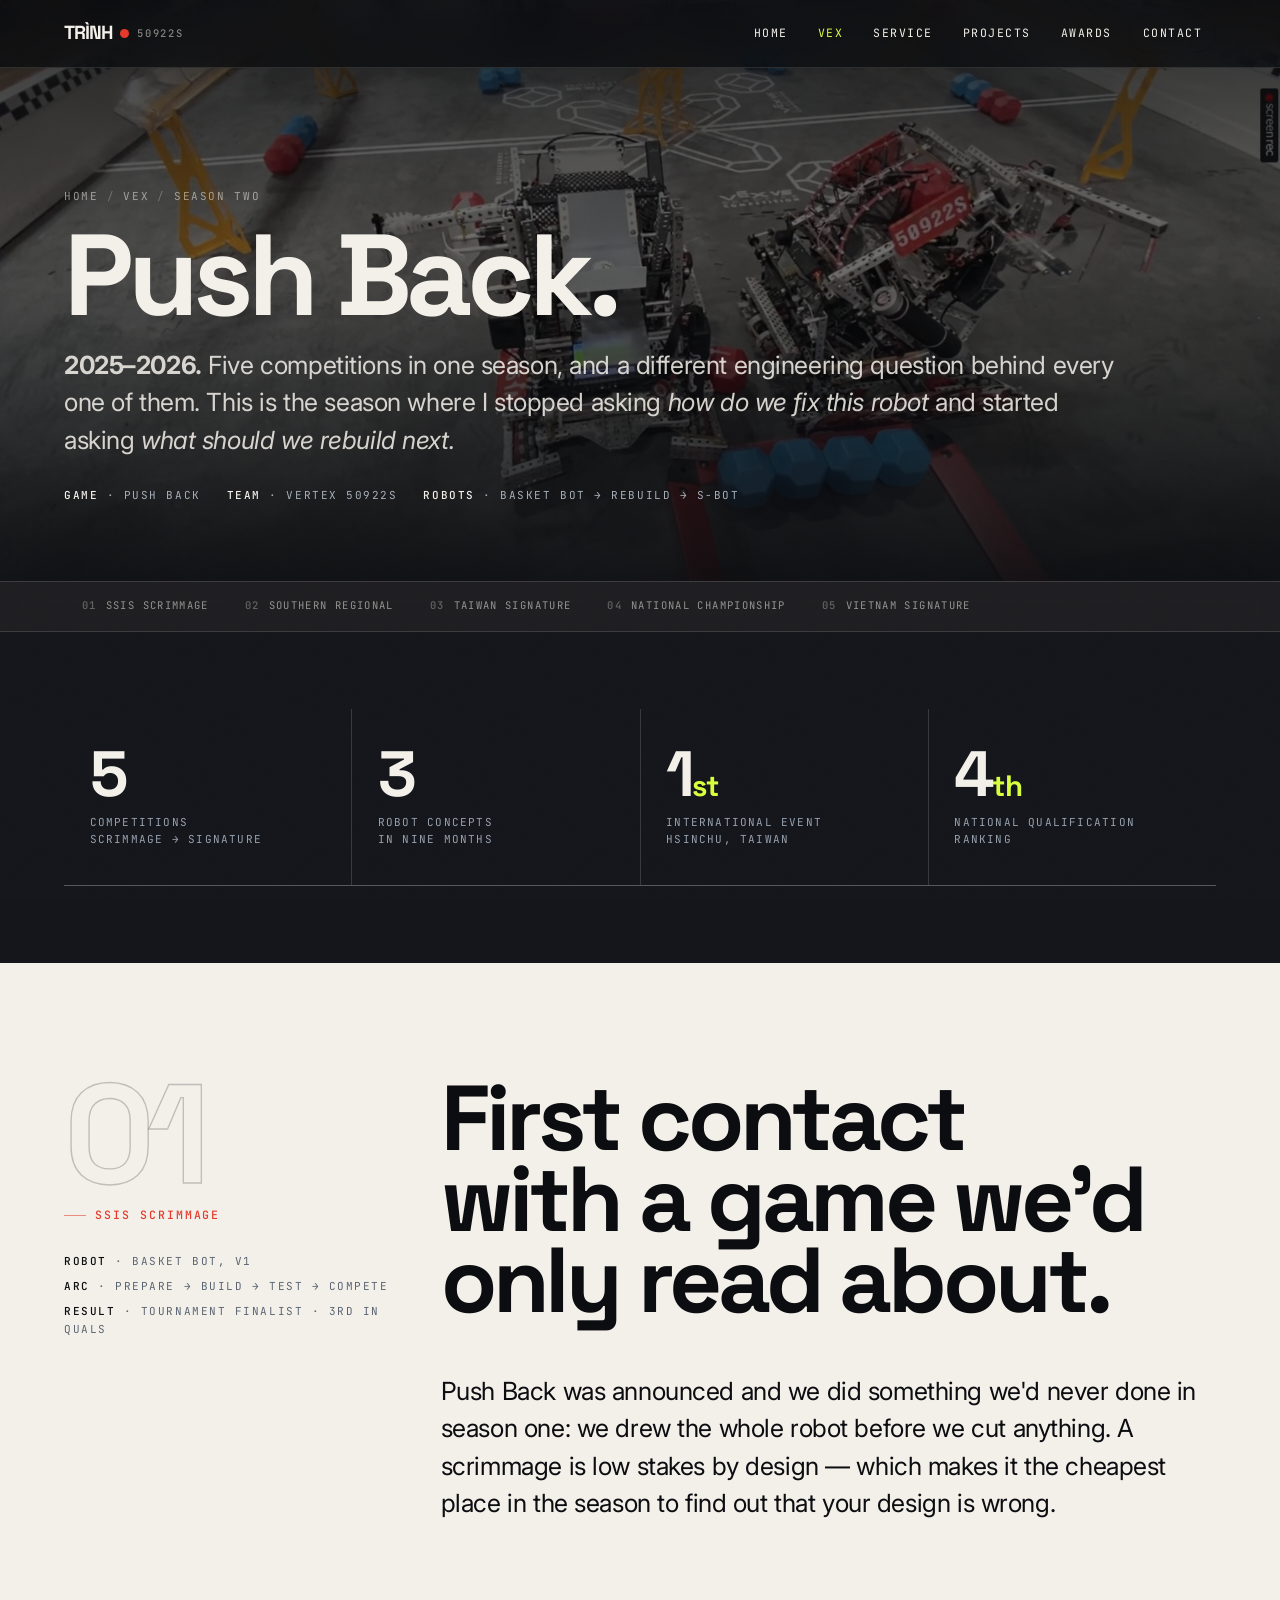
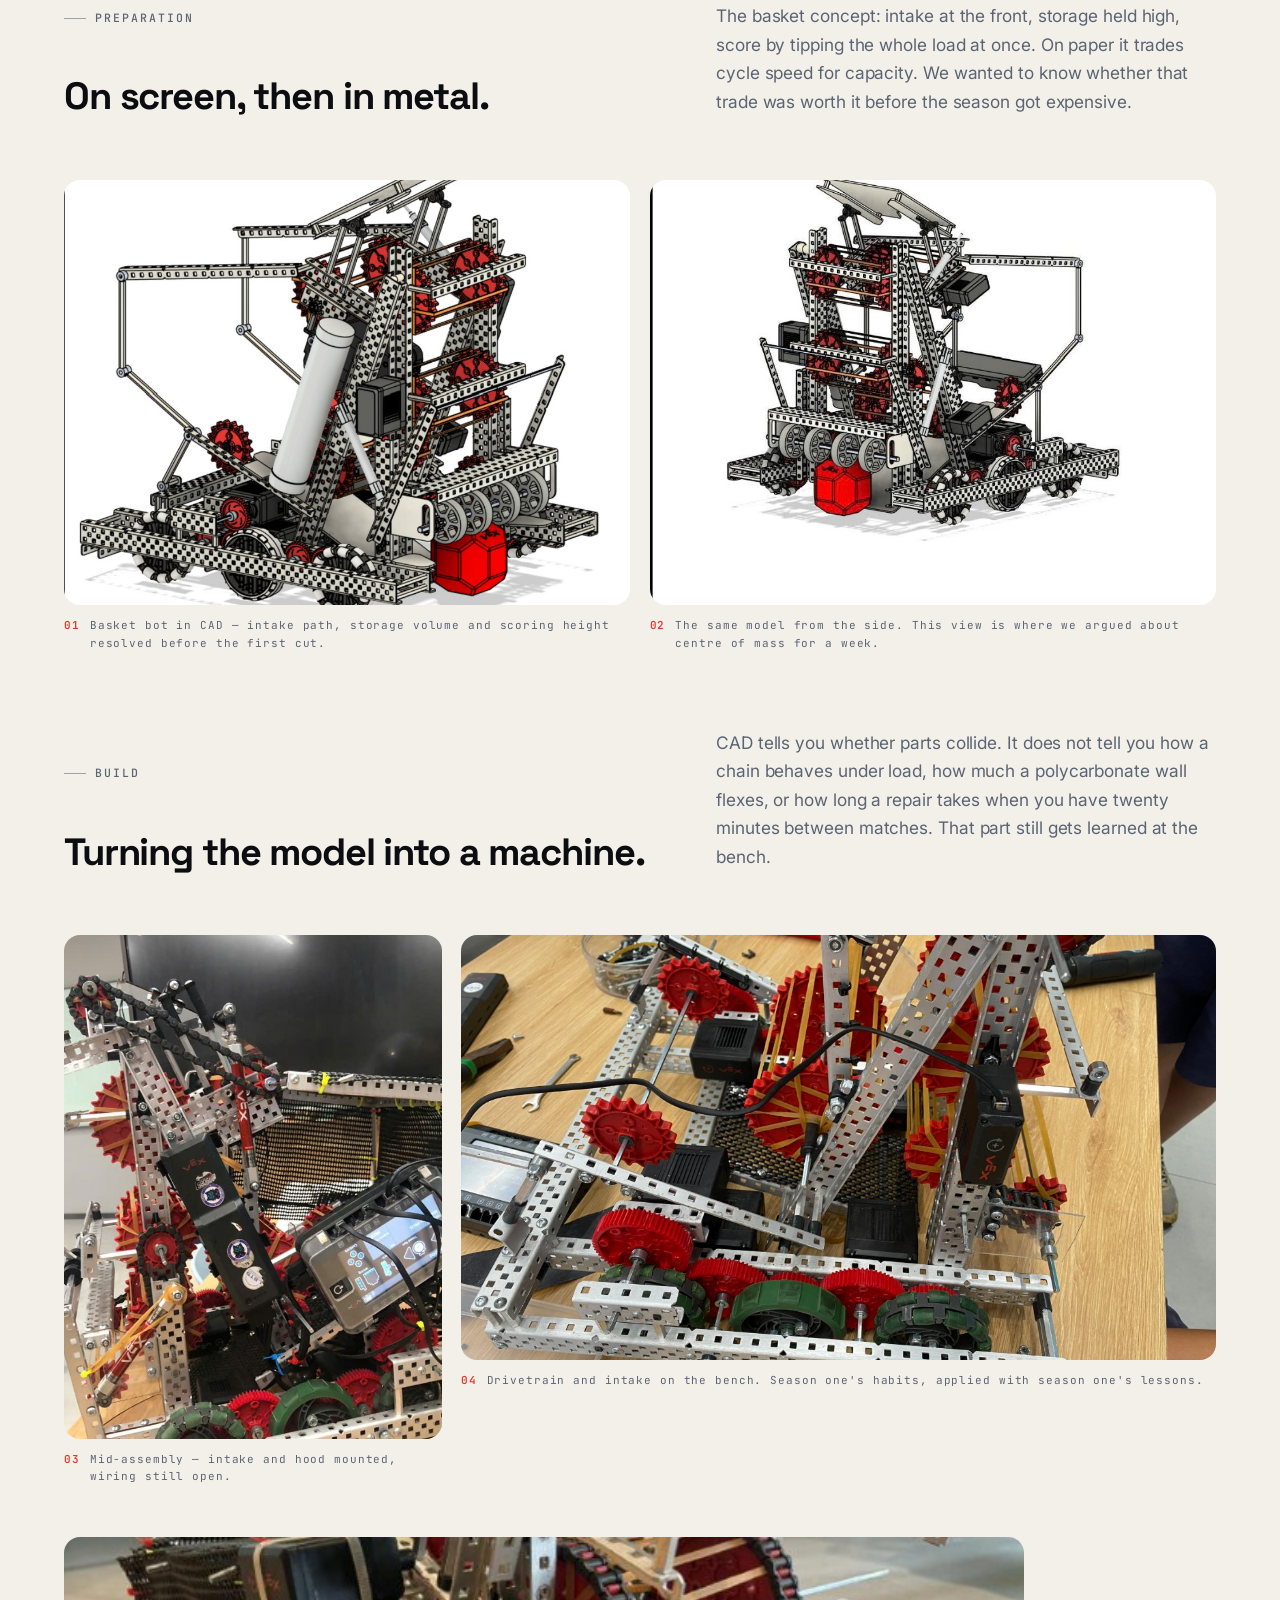
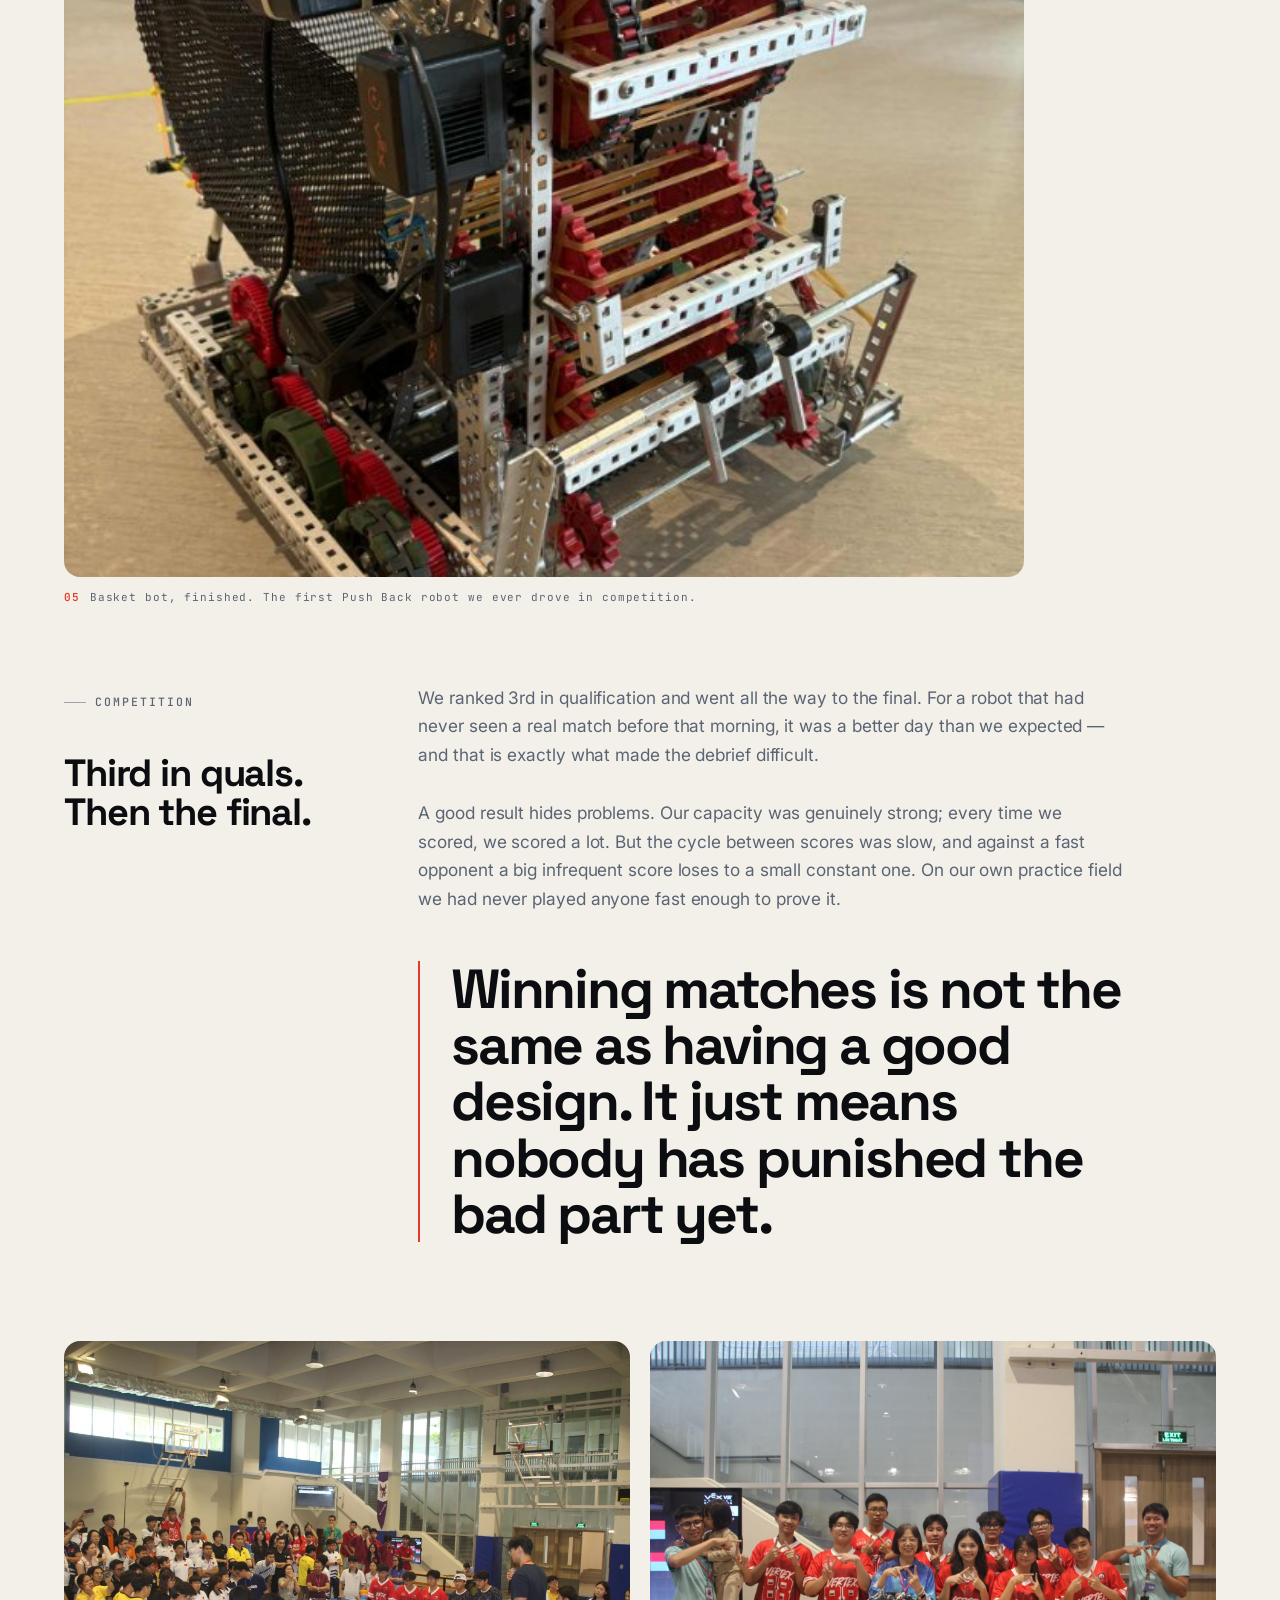
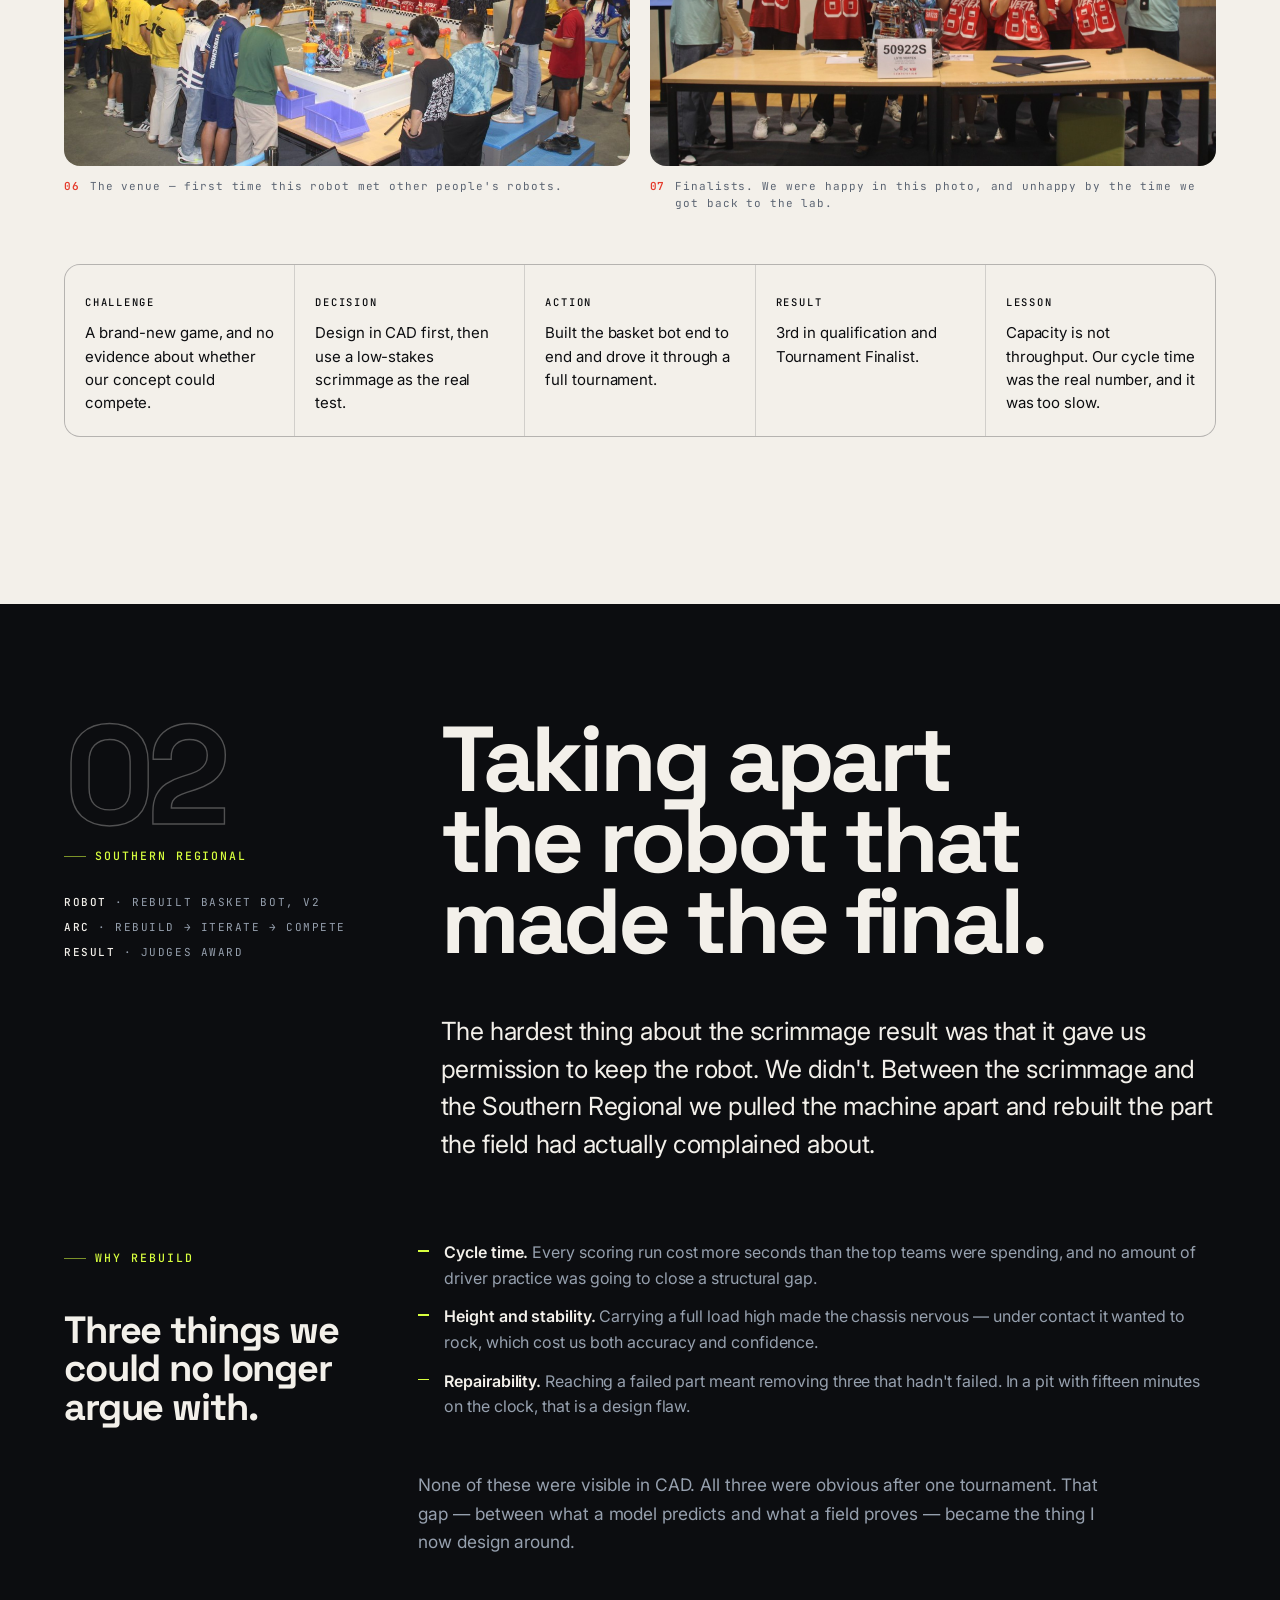
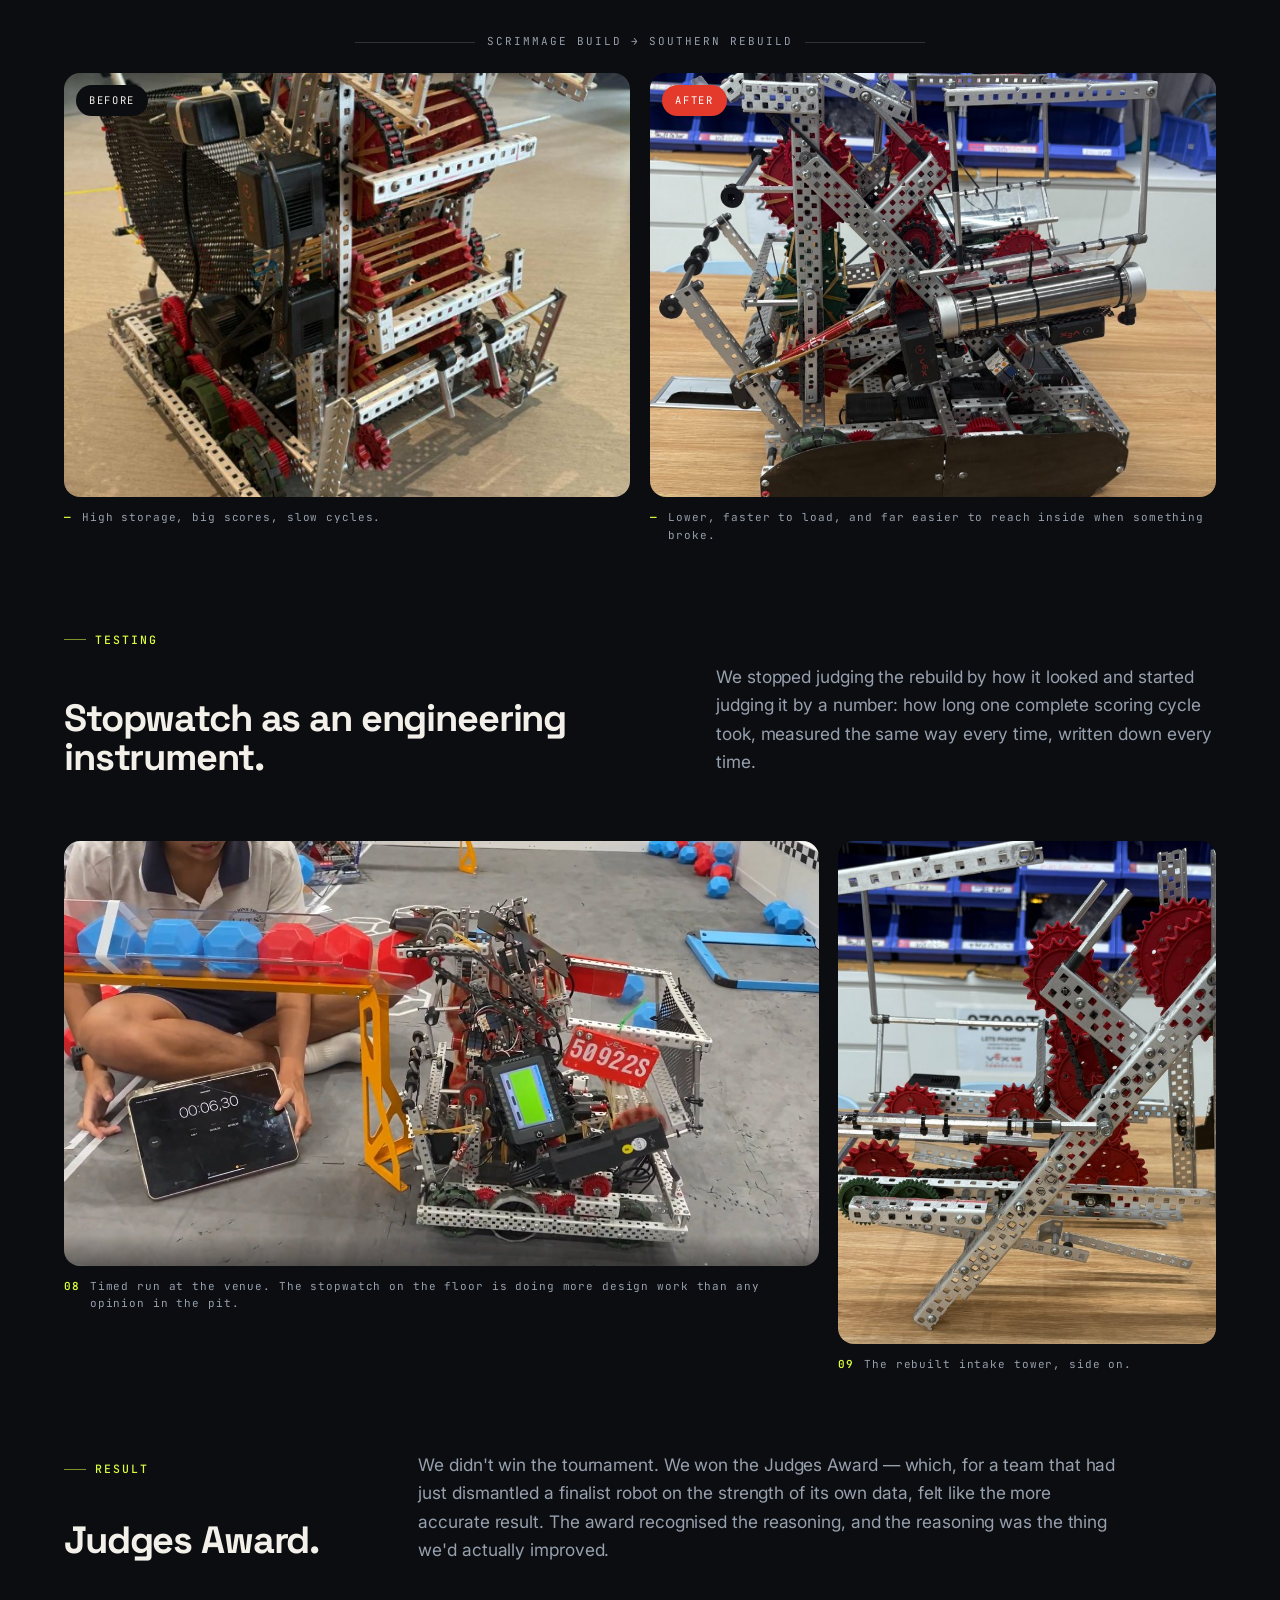
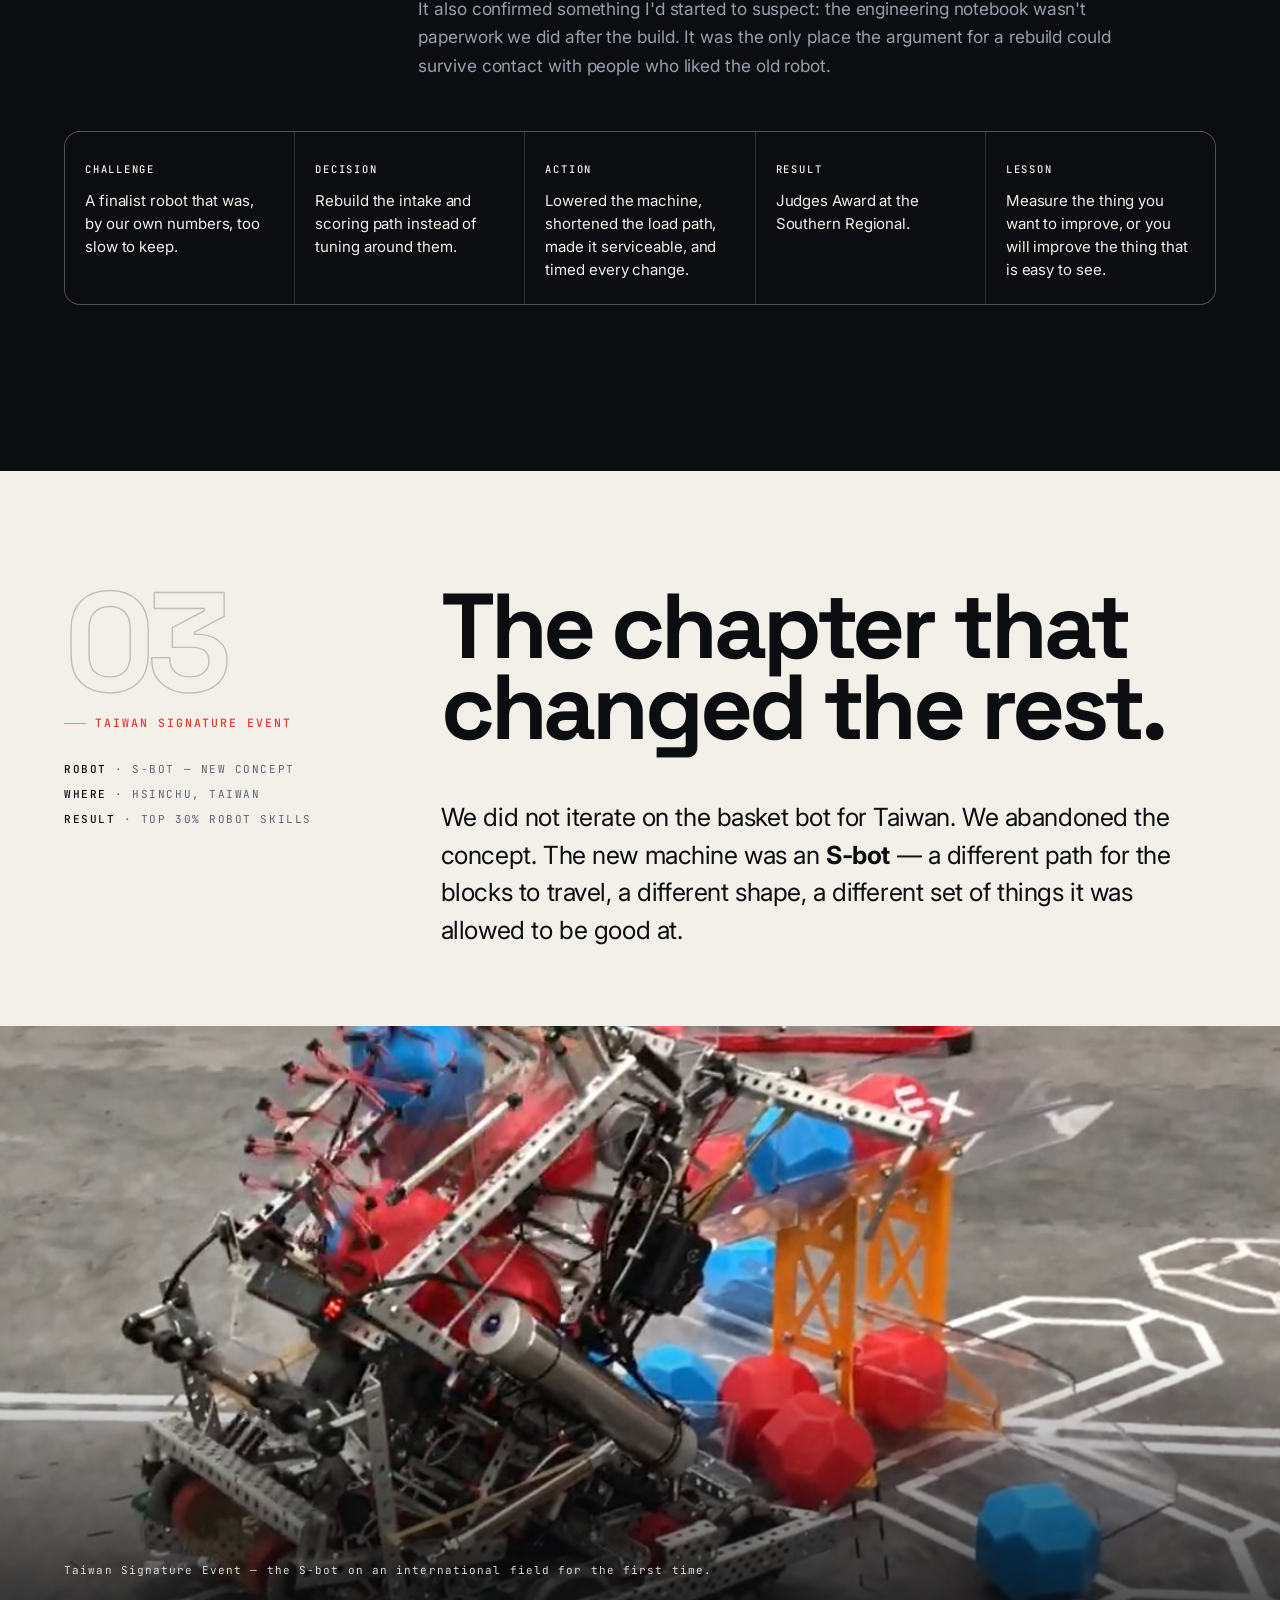
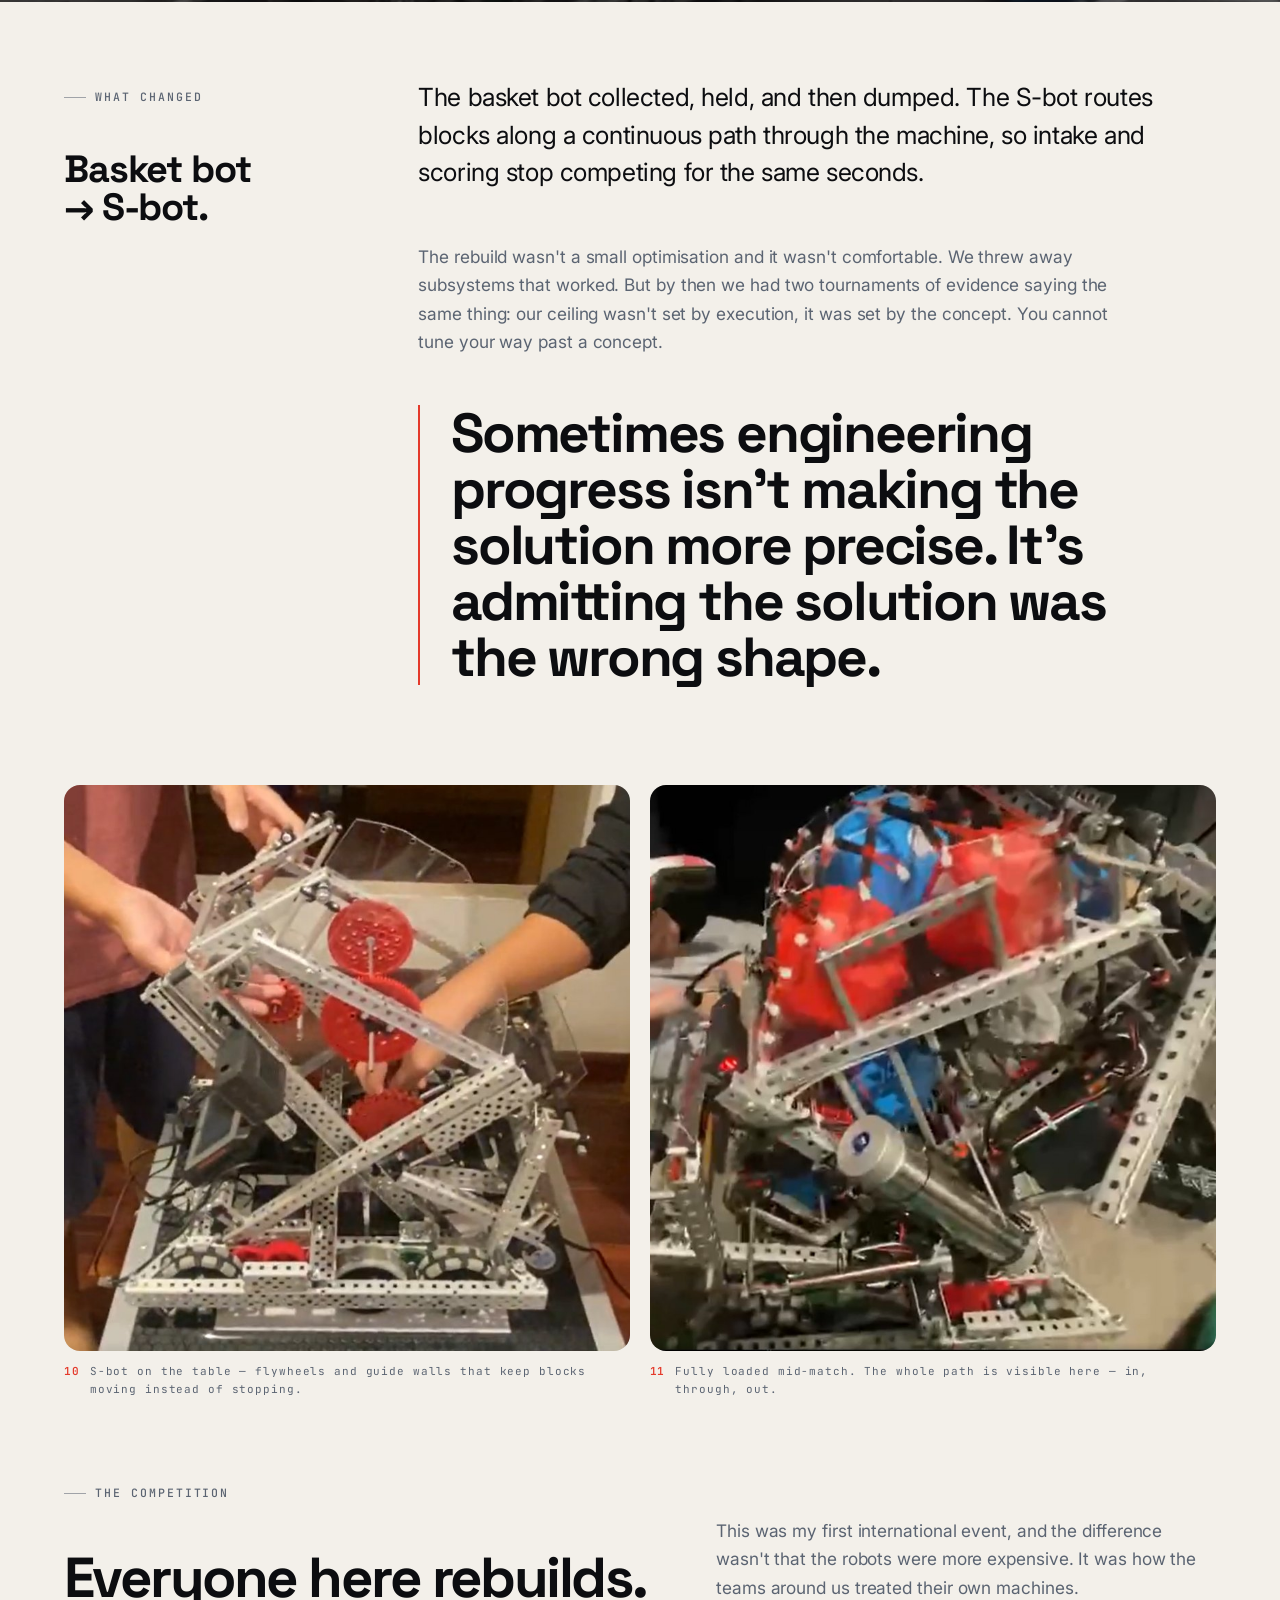
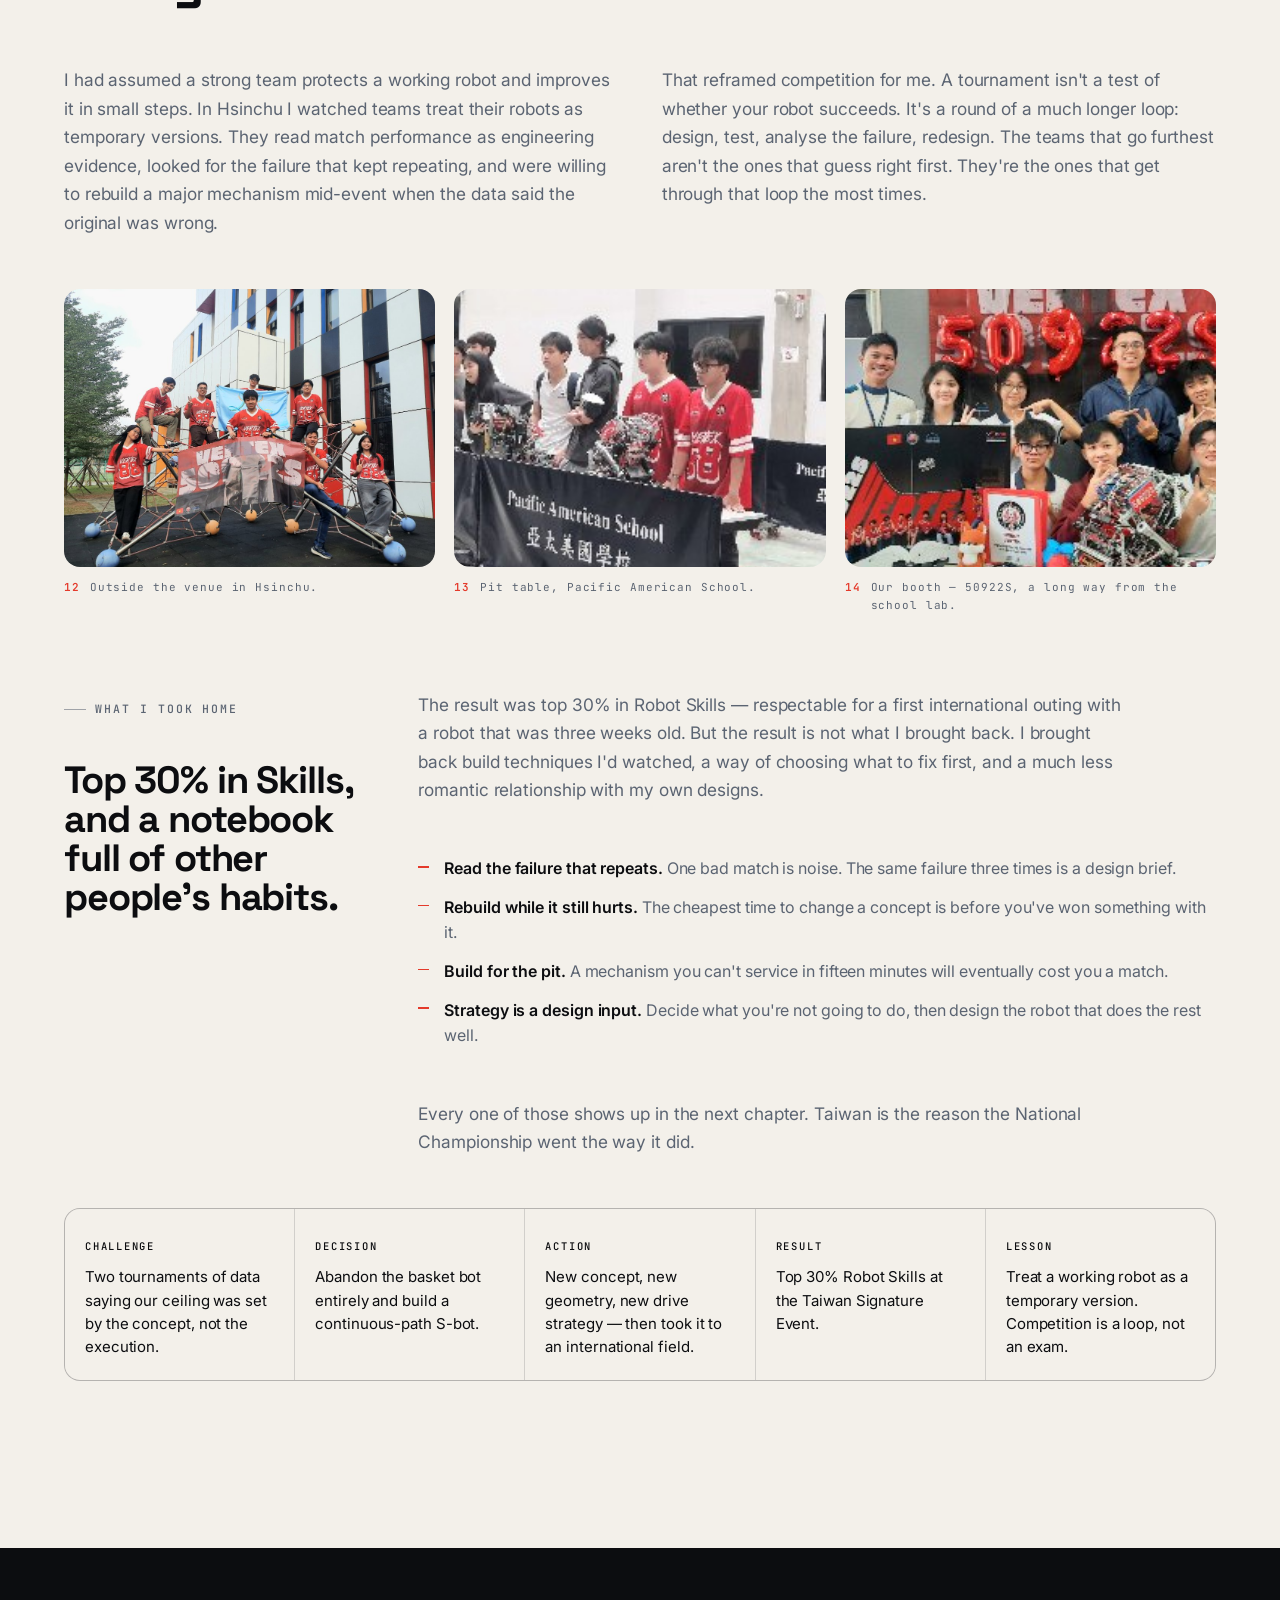
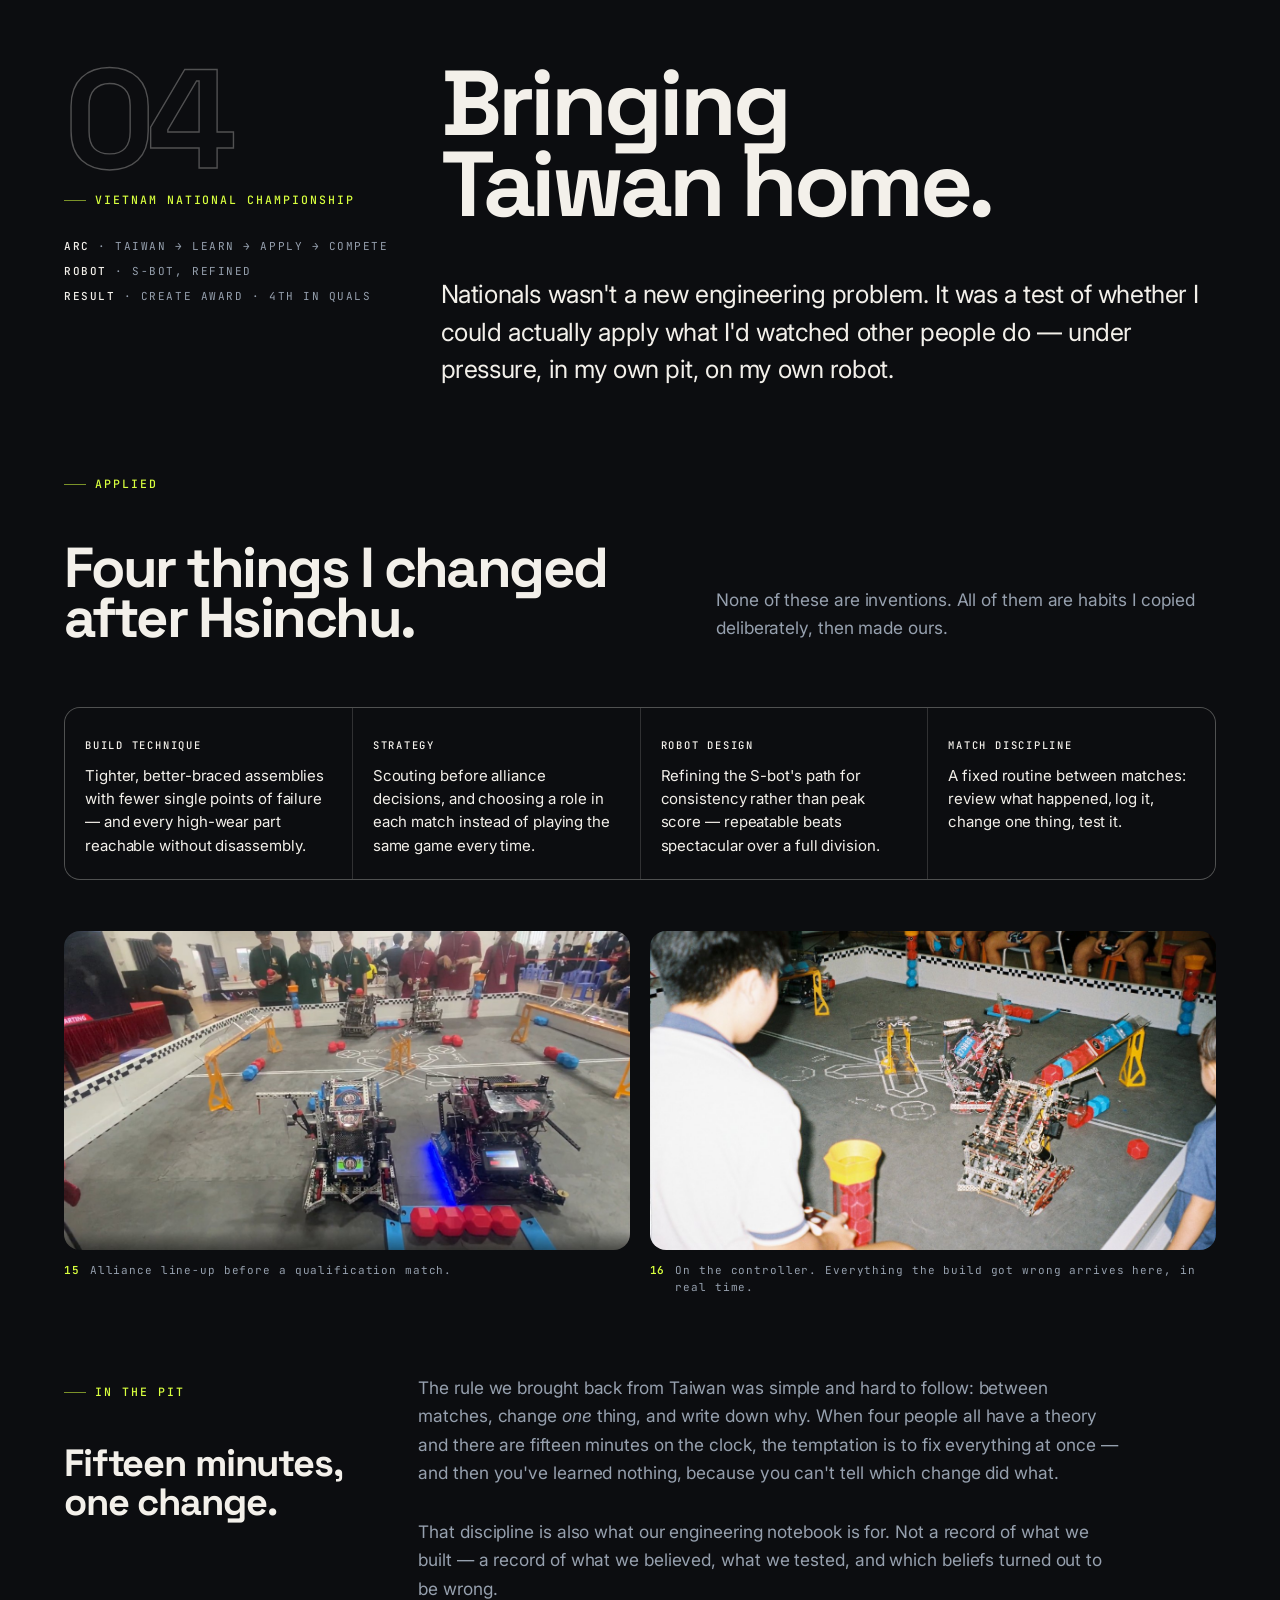
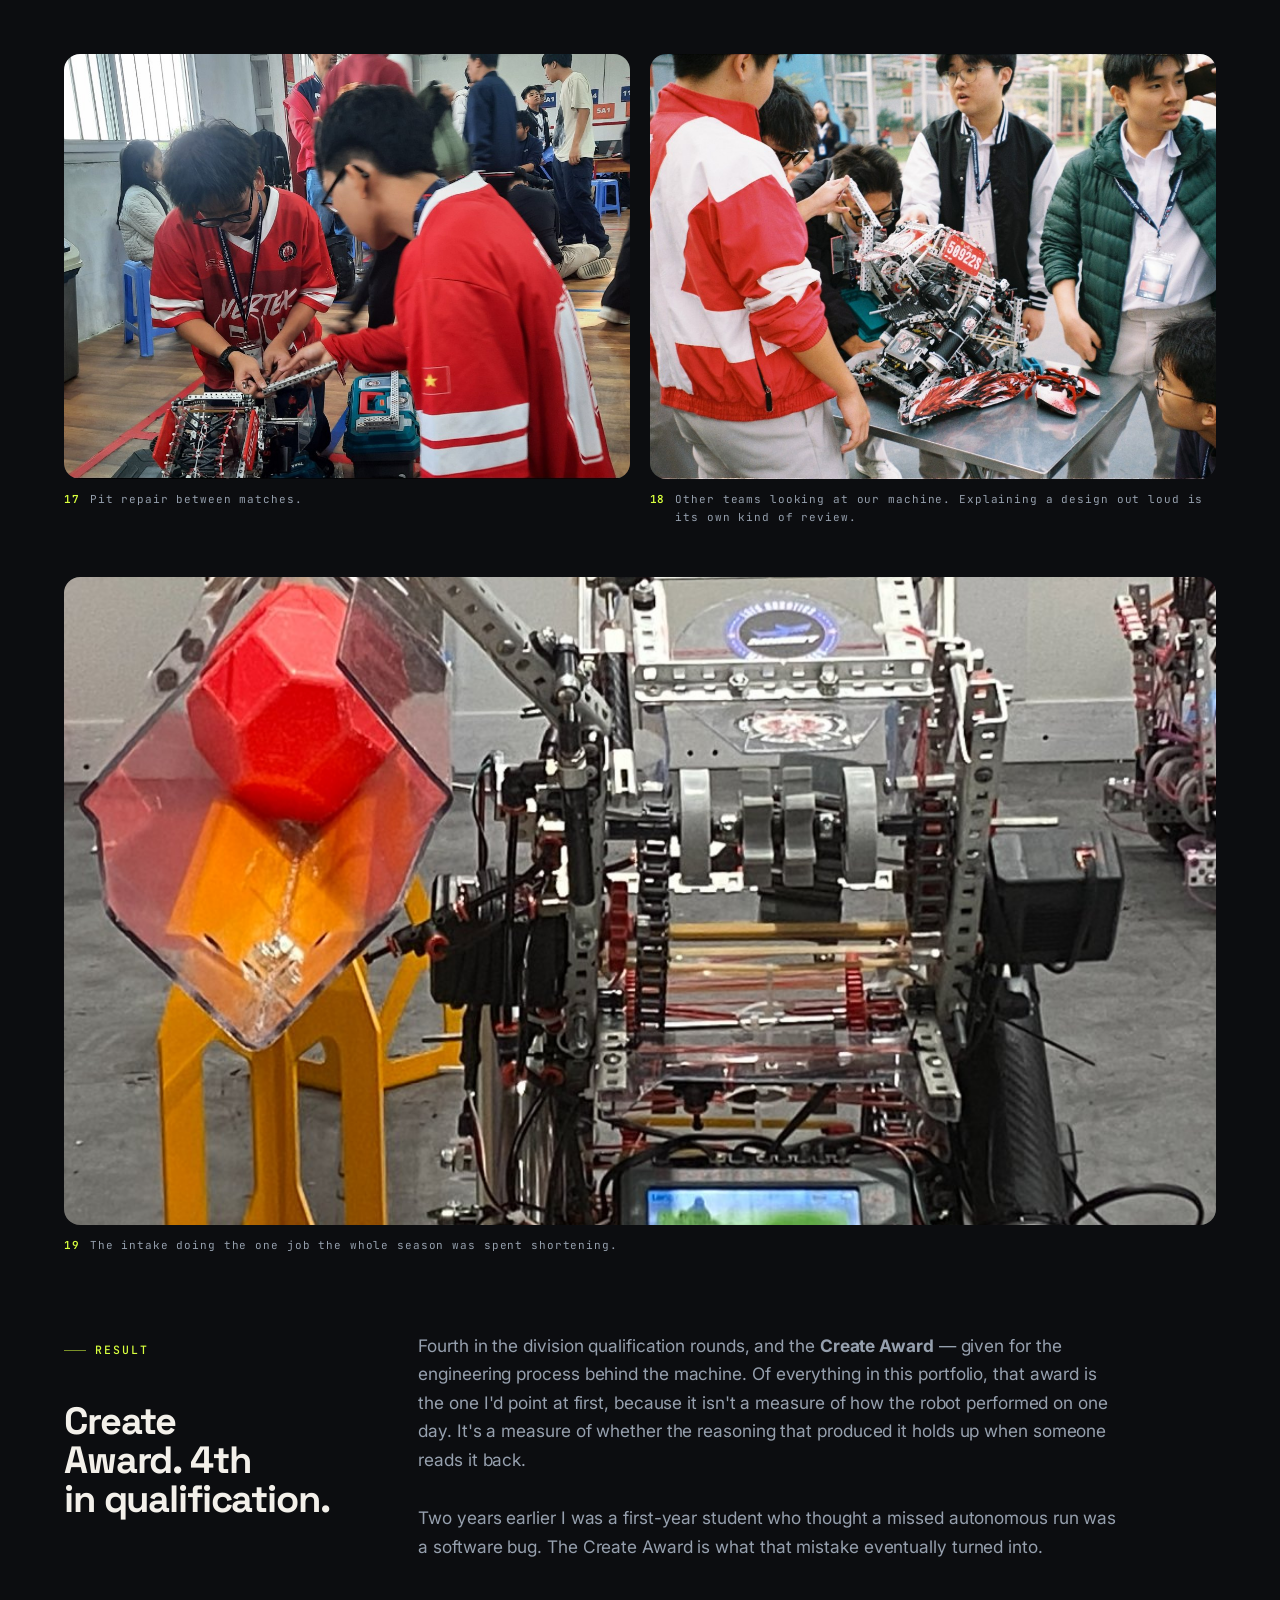
<file: vex-2025-2026.html>
<!doctype html>
<html lang="en">
<head>
<meta charset="utf-8">
<meta name="viewport" content="width=device-width,initial-scale=1">
<title>Season Two · Push Back 2025–2026 — Trần Nguyễn Khánh Trình</title>
<meta name="description" content="Five competitions, three robots, one season. SSIS Scrimmage, Southern Regional, Taiwan Signature Event, Vietnam National Championship and Vietnam Signature Event — told as chapters.">
<meta name="theme-color" content="#0C0D10">
<link rel="icon" href="data:image/svg+xml,%3Csvg xmlns='http://www.w3.org/2000/svg' viewBox='0 0 32 32'%3E%3Crect width='32' height='32' rx='7' fill='%230C0D10'/%3E%3Ccircle cx='16' cy='16' r='6' fill='%23E43A2B'/%3E%3C/svg%3E">
<link rel="preconnect" href="https://fonts.googleapis.com">
<link rel="preconnect" href="https://fonts.gstatic.com" crossorigin>
<link href="https://fonts.googleapis.com/css2?family=Space+Grotesk:wght@500;700&family=Inter:wght@400;500;600&family=JetBrains+Mono:wght@400;500&display=swap" rel="stylesheet">
<link rel="stylesheet" href="styles.css">
</head>
<body>
<a class="skip" href="#main">Skip to content</a>
<div class="progress" aria-hidden="true"></div>
<div class="grain" aria-hidden="true"></div>

<header class="nav on-dark">
  <div class="wrap nav-in">
    <a class="brand" href="index.html">TRÌNH<i aria-hidden="true"></i><span>50922S</span></a>
    <button class="burger" type="button" aria-label="Menu" aria-expanded="false"><b></b></button>
    <nav class="nav-links" aria-label="Main">
      <a href="index.html">Home</a>
      <a class="active" href="vex.html">VEX</a>
      <a href="service.html">Service</a>
      <a href="projects.html">Projects</a>
      <a href="awards.html">Awards</a>
      <a class="nav-cta" href="index.html#contact">Contact</a>
    </nav>
  </div>
</header>

<main id="main">

  <!-- ================= HERO ================= -->
  <section class="phero">
    <div class="phero-bg" aria-hidden="true">
      <img src="assets/nationals/match-field.jpg" alt="" fetchpriority="high" decoding="async">
    </div>
    <div class="wrap">
      <p class="crumbs"><a href="index.html">Home</a><em>/</em><a href="vex.html">VEX</a><em>/</em>Season two</p>
      <h1 class="display">Push Back.</h1>
      <p class="lede">
        <strong>2025–2026.</strong> Five competitions in one season, and a different engineering question
        behind every one of them. This is the season where I stopped asking <em>how do we fix this robot</em>
        and started asking <em>what should we rebuild next.</em>
      </p>
      <div class="ch-meta" style="flex-direction:row;flex-wrap:wrap;gap:26px">
        <span><b>Game</b> · Push Back</span>
        <span><b>Team</b> · VERTEX 50922S</span>
        <span><b>Robots</b> · Basket bot → rebuild → S-bot</span>
      </div>
    </div>
  </section>

  <!-- ================= CHAPTER RAIL ================= -->
  <nav class="rail" aria-label="Season chapters">
    <div class="wrap rail-in">
      <a href="#ch01"><b>01</b> SSIS Scrimmage</a>
      <a href="#ch02"><b>02</b> Southern Regional</a>
      <a href="#ch03"><b>03</b> Taiwan Signature</a>
      <a href="#ch04"><b>04</b> National Championship</a>
      <a href="#ch05"><b>05</b> Vietnam Signature</a>
    </div>
  </nav>

  <!-- ================= SEASON OVERVIEW ================= -->
  <section class="sec-tight dark ink-2">
    <div class="wrap-wide">
      <div class="stats rv" style="border-top:0">
        <div class="stat"><b><span data-count="5">5</span></b><span>Competitions<br>Scrimmage → Signature</span></div>
        <div class="stat"><b><span data-count="3">3</span></b><span>Robot concepts<br>in nine months</span></div>
        <div class="stat"><b>1<em>st</em></b><span>International event<br>Hsinchu, Taiwan</span></div>
        <div class="stat"><b>4<em>th</em></b><span>National qualification<br>ranking</span></div>
      </div>
    </div>
  </section>

  <!-- ============================================================
       CHAPTER 01 — SSIS SCRIMMAGE
       ============================================================ -->
  <section class="chapter" id="ch01" style="border-top:0">
    <div class="wrap">
      <div class="ch-top">
        <div>
          <span class="ch-no" aria-hidden="true">01</span>
          <p class="label label-red">SSIS Scrimmage</p>
          <div class="ch-meta">
            <span><b>Robot</b> · Basket bot, v1</span>
            <span><b>Arc</b> · Prepare → Build → Test → Compete</span>
            <span><b>Result</b> · Tournament Finalist · 3rd in quals</span>
          </div>
        </div>
        <div>
          <h2 class="display d2 balance">First contact with a game we'd only read about.</h2>
          <p class="lede mt-m">
            Push Back was announced and we did something we'd never done in season one: we drew the whole
            robot before we cut anything. A scrimmage is low stakes by design — which makes it the cheapest
            place in the season to find out that your design is wrong.
          </p>
        </div>
      </div>

      <!-- Preparation / CAD -->
      <div class="mt-l">
        <div class="head rv">
          <div>
            <p class="label">Preparation</p>
            <h3 class="display d4 mt-s">On screen, then in metal.</h3>
          </div>
          <p class="body-lg">
            The basket concept: intake at the front, storage held high, score by tipping the whole load
            at once. On paper it trades cycle speed for capacity. We wanted to know whether that trade
            was worth it before the season got expensive.
          </p>
        </div>

        <div class="fig-grid g-2 rv">
          <figure>
            <div class="fig ar-43 zoom clickable">
              <img src="assets/scrimmage/cad-basket-front.jpg" alt="CAD render of the Push Back basket bot seen from the front, showing intake rollers and the raised basket" loading="lazy" decoding="async">
            </div>
            <figcaption class="cap"><i>01</i><span>Basket bot in CAD — intake path, storage volume and scoring height resolved before the first cut.</span></figcaption>
          </figure>
          <figure>
            <div class="fig ar-43 zoom clickable">
              <img src="assets/scrimmage/cad-basket-side.jpg" alt="CAD render of the basket bot from the side, showing the lift geometry" loading="lazy" decoding="async">
            </div>
            <figcaption class="cap"><i>02</i><span>The same model from the side. This view is where we argued about centre of mass for a week.</span></figcaption>
          </figure>
        </div>
      </div>

      <!-- Build -->
      <div class="mt-l">
        <div class="head rv">
          <div>
            <p class="label">Build</p>
            <h3 class="display d4 mt-s">Turning the model into a machine.</h3>
          </div>
          <p class="body-lg">
            CAD tells you whether parts collide. It does not tell you how a chain behaves under load, how
            much a polycarbonate wall flexes, or how long a repair takes when you have twenty minutes
            between matches. That part still gets learned at the bench.
          </p>
        </div>

        <div class="fig-grid g-12 rv">
          <figure>
            <div class="fig ar-34 zoom clickable">
              <img src="assets/scrimmage/build-progress.jpg" alt="The Push Back robot part-way through assembly on a table, with the intake and hood in place" loading="lazy" decoding="async">
            </div>
            <figcaption class="cap"><i>03</i><span>Mid-assembly — intake and hood mounted, wiring still open.</span></figcaption>
          </figure>
          <figure>
            <div class="fig ar-169 zoom clickable">
              <img src="assets/scrimmage/build-bench.jpg" alt="The robot chassis and intake on a wooden workbench during the build" loading="lazy" decoding="async">
            </div>
            <figcaption class="cap"><i>04</i><span>Drivetrain and intake on the bench. Season one's habits, applied with season one's lessons.</span></figcaption>
          </figure>
        </div>

        <figure class="rv mt-m">
          <div class="fig ar-32 zoom clickable" style="max-height:640px">
            <img src="assets/scrimmage/robot-full.jpg" alt="The completed basket bot standing fully assembled before the scrimmage" loading="lazy" decoding="async">
          </div>
          <figcaption class="cap"><i>05</i><span>Basket bot, finished. The first Push Back robot we ever drove in competition.</span></figcaption>
        </figure>
      </div>

      <!-- Competition -->
      <div class="mt-l">
        <div class="cols-side">
          <div class="sticky-side rv">
            <p class="label">Competition</p>
            <h3 class="display d4 mt-s balance">Third in quals. Then the final.</h3>
          </div>
          <div>
            <p class="body-lg rv">
              We ranked 3rd in qualification and went all the way to the final. For a robot that had never
              seen a real match before that morning, it was a better day than we expected — and that is
              exactly what made the debrief difficult.
            </p>
            <p class="body-lg rv mt-s">
              A good result hides problems. Our capacity was genuinely strong; every time we scored, we
              scored a lot. But the cycle between scores was slow, and against a fast opponent
              a big infrequent score loses to a small constant one. On our own practice field we had
              never played anyone fast enough to prove it.
            </p>
            <div class="pull rv">
              <p class="statement">Winning matches is not the same as having a good design. It just means nobody has punished the bad part yet.</p>
            </div>
          </div>
        </div>

        <div class="fig-grid g-2 rv mt-m">
          <figure>
            <div class="fig ar-43 zoom clickable">
              <img src="assets/scrimmage/venue.jpg" alt="Wide view of the scrimmage venue with crowds around the competition fields" loading="lazy" decoding="async">
            </div>
            <figcaption class="cap"><i>06</i><span>The venue — first time this robot met other people's robots.</span></figcaption>
          </figure>
          <figure>
            <div class="fig ar-43 zoom clickable">
              <img src="assets/scrimmage/team-award.jpg" alt="Team VERTEX 50922S standing behind their table at the scrimmage" loading="lazy" decoding="async">
            </div>
            <figcaption class="cap"><i>07</i><span>Finalists. We were happy in this photo, and unhappy by the time we got back to the lab.</span></figcaption>
          </figure>
        </div>
      </div>

      <div class="beats rv">
        <div class="beat"><p class="label label-red no-rule">Challenge</p><p>A brand-new game, and no evidence about whether our concept could compete.</p></div>
        <div class="beat"><p class="label label-red no-rule">Decision</p><p>Design in CAD first, then use a low-stakes scrimmage as the real test.</p></div>
        <div class="beat"><p class="label label-red no-rule">Action</p><p>Built the basket bot end to end and drove it through a full tournament.</p></div>
        <div class="beat"><p class="label label-red no-rule">Result</p><p>3rd in qualification and Tournament Finalist.</p></div>
        <div class="beat"><p class="label label-red no-rule">Lesson</p><p>Capacity is not throughput. Our cycle time was the real number, and it was too slow.</p></div>
      </div>
    </div>
  </section>

  <!-- ============================================================
       CHAPTER 02 — SOUTHERN REGIONAL
       ============================================================ -->
  <section class="chapter dark" id="ch02" style="border-top:0">
    <div class="wrap">
      <div class="ch-top">
        <div>
          <span class="ch-no" aria-hidden="true">02</span>
          <p class="label label-acid">Southern Regional</p>
          <div class="ch-meta">
            <span><b>Robot</b> · Rebuilt basket bot, v2</span>
            <span><b>Arc</b> · Rebuild → Iterate → Compete</span>
            <span><b>Result</b> · Judges Award</span>
          </div>
        </div>
        <div>
          <h2 class="display d2 balance">Taking apart the robot that made the final.</h2>
          <p class="lede mt-m">
            The hardest thing about the scrimmage result was that it gave us permission to keep the robot.
            We didn't. Between the scrimmage and the Southern Regional we pulled the machine apart and
            rebuilt the part the field had actually complained about.
          </p>
        </div>
      </div>

      <!-- Why rebuild -->
      <div class="cols-side mt-l">
        <div class="sticky-side rv">
          <p class="label label-acid">Why rebuild</p>
          <h3 class="display d4 mt-s balance">Three things we could no longer argue with.</h3>
        </div>
        <div>
          <ul class="list rv">
            <li><b>Cycle time.</b> Every scoring run cost more seconds than the top teams were spending, and no amount of driver practice was going to close a structural gap.</li>
            <li><b>Height and stability.</b> Carrying a full load high made the chassis nervous — under contact it wanted to rock, which cost us both accuracy and confidence.</li>
            <li><b>Repairability.</b> Reaching a failed part meant removing three that hadn't failed. In a pit with fifteen minutes on the clock, that is a design flaw.</li>
          </ul>
          <p class="body-lg rv mt-m">
            None of these were visible in CAD. All three were obvious after one tournament. That gap —
            between what a model predicts and what a field proves — became the thing I now design around.
          </p>
        </div>
      </div>

      <!-- Before / after -->
      <div class="mt-l">
        <p class="ba-arrow rv">Scrimmage build &rarr; Southern rebuild</p>
        <div class="ba rv">
          <figure class="side">
            <span class="badge">Before</span>
            <div class="fig ar-43 zoom clickable">
              <img src="assets/scrimmage/robot-full.jpg" alt="The original basket bot as it was built for the scrimmage" loading="lazy" decoding="async">
            </div>
            <figcaption class="cap"><i>—</i><span>High storage, big scores, slow cycles.</span></figcaption>
          </figure>
          <figure class="side">
            <span class="badge after">After</span>
            <div class="fig ar-43 zoom clickable">
              <img src="assets/southern/robot-rebuilt.jpg" alt="The rebuilt robot on the bench, with a lower profile and a redesigned front scoop" loading="lazy" decoding="async">
            </div>
            <figcaption class="cap"><i>—</i><span>Lower, faster to load, and far easier to reach inside when something broke.</span></figcaption>
          </figure>
        </div>
      </div>

      <!-- Testing -->
      <div class="mt-l">
        <div class="head rv">
          <div>
            <p class="label label-acid">Testing</p>
            <h3 class="display d4 mt-s">Stopwatch as an engineering instrument.</h3>
          </div>
          <p class="body-lg">
            We stopped judging the rebuild by how it looked and started judging it by a number: how long
            one complete scoring cycle took, measured the same way every time, written down every time.
          </p>
        </div>

        <div class="fig-grid g-21 rv">
          <figure>
            <div class="fig ar-169 zoom clickable">
              <img src="assets/southern/skills-run.jpg" alt="A timed skills run in progress with a stopwatch on the floor reading six seconds beside the robot" loading="lazy" decoding="async">
            </div>
            <figcaption class="cap"><i>08</i><span>Timed run at the venue. The stopwatch on the floor is doing more design work than any opinion in the pit.</span></figcaption>
          </figure>
          <figure>
            <div class="fig ar-34 zoom clickable">
              <img src="assets/southern/robot-side.jpg" alt="Side view of the rebuilt robot in the workshop showing the redesigned intake tower" loading="lazy" decoding="async">
            </div>
            <figcaption class="cap"><i>09</i><span>The rebuilt intake tower, side on.</span></figcaption>
          </figure>
        </div>
      </div>

      <div class="cols-side mt-l">
        <div class="sticky-side rv">
          <p class="label label-acid">Result</p>
          <h3 class="display d4 mt-s balance">Judges Award.</h3>
        </div>
        <div class="rv">
          <p class="body-lg">
            We didn't win the tournament. We won the Judges Award — which, for a team that had just
            dismantled a finalist robot on the strength of its own data, felt like the more accurate
            result. The award recognised the reasoning, and the reasoning was the thing we'd actually
            improved.
          </p>
          <p class="body-lg mt-s">
            It also confirmed something I'd started to suspect: the engineering notebook wasn't paperwork
            we did after the build. It was the only place the argument for a rebuild could survive
            contact with people who liked the old robot.
          </p>
        </div>
      </div>

      <div class="beats rv">
        <div class="beat"><p class="label label-acid no-rule">Challenge</p><p>A finalist robot that was, by our own numbers, too slow to keep.</p></div>
        <div class="beat"><p class="label label-acid no-rule">Decision</p><p>Rebuild the intake and scoring path instead of tuning around them.</p></div>
        <div class="beat"><p class="label label-acid no-rule">Action</p><p>Lowered the machine, shortened the load path, made it serviceable, and timed every change.</p></div>
        <div class="beat"><p class="label label-acid no-rule">Result</p><p>Judges Award at the Southern Regional.</p></div>
        <div class="beat"><p class="label label-acid no-rule">Lesson</p><p>Measure the thing you want to improve, or you will improve the thing that is easy to see.</p></div>
      </div>
    </div>
  </section>

  <!-- ============================================================
       CHAPTER 03 — TAIWAN SIGNATURE EVENT
       ============================================================ -->
  <section class="chapter" id="ch03" style="border-top:0">
    <div class="wrap">
      <div class="ch-top">
        <div>
          <span class="ch-no" aria-hidden="true">03</span>
          <p class="label label-red">Taiwan Signature Event</p>
          <div class="ch-meta">
            <span><b>Robot</b> · S-bot — new concept</span>
            <span><b>Where</b> · Hsinchu, Taiwan</span>
            <span><b>Result</b> · Top 30% Robot Skills</span>
          </div>
        </div>
        <div>
          <h2 class="display d2 balance">The chapter that changed the rest.</h2>
          <p class="lede mt-m">
            We did not iterate on the basket bot for Taiwan. We abandoned the concept. The new machine
            was an <strong>S-bot</strong> — a different path for the blocks to travel, a different shape,
            a different set of things it was allowed to be good at.
          </p>
        </div>
      </div>
    </div>

    <div class="bleed rv mt-l">
      <img src="assets/taiwan/sbot-field.jpg" alt="The S-bot on a Push Back field in Taiwan, surrounded by red and blue blocks" loading="lazy" decoding="async">
      <p class="bleed-cap">Taiwan Signature Event — the S-bot on an international field for the first time.</p>
    </div>

    <div class="wrap">
      <!-- Concept change -->
      <div class="cols-side mt-l">
        <div class="sticky-side rv">
          <p class="label">What changed</p>
          <h3 class="display d4 mt-s balance">Basket bot → S-bot.</h3>
        </div>
        <div>
          <p class="lede rv">
            The basket bot collected, held, and then dumped. The S-bot routes blocks along a continuous
            path through the machine, so intake and scoring stop competing for the same seconds.
          </p>
          <p class="body-lg rv mt-m">
            The rebuild wasn't a small optimisation and it wasn't comfortable. We threw away subsystems
            that worked. But by then we had two tournaments of evidence saying the same thing: our ceiling
            wasn't set by execution, it was set by the concept. You cannot tune your way past a concept.
          </p>
          <div class="pull rv">
            <p class="statement">Sometimes engineering progress isn't making the solution more precise. It's admitting the solution was the wrong shape.</p>
          </div>
        </div>
      </div>

      <div class="fig-grid g-2 rv mt-m">
        <figure>
          <div class="fig ar-11 zoom clickable">
            <img src="assets/taiwan/sbot-bench.jpg" alt="Hands adjusting the S-bot on a table, showing the red flywheels and polycarbonate guides" loading="lazy" decoding="async">
          </div>
          <figcaption class="cap"><i>10</i><span>S-bot on the table — flywheels and guide walls that keep blocks moving instead of stopping.</span></figcaption>
        </figure>
        <figure>
          <div class="fig ar-11 zoom clickable">
            <img src="assets/taiwan/sbot-loaded.jpg" alt="The S-bot fully loaded with red and blue blocks during a match" loading="lazy" decoding="async">
          </div>
          <figcaption class="cap"><i>11</i><span>Fully loaded mid-match. The whole path is visible here — in, through, out.</span></figcaption>
        </figure>
      </div>

      <!-- International -->
      <div class="mt-l">
        <div class="head rv">
          <div>
            <p class="label">The competition</p>
            <h3 class="display d3 mt-s balance">Everyone here rebuilds.</h3>
          </div>
          <p class="body-lg">
            This was my first international event, and the difference wasn't that the robots were more
            expensive. It was how the teams around us treated their own machines.
          </p>
        </div>

        <div class="cols2 rv">
          <div>
            <p class="body-lg">
              I had assumed a strong team protects a working robot and improves it in small steps. In
              Hsinchu I watched teams treat their robots as temporary versions. They read match
              performance as engineering evidence, looked for the failure that kept repeating, and were
              willing to rebuild a major mechanism mid-event when the data said the original was wrong.
            </p>
          </div>
          <div>
            <p class="body-lg">
              That reframed competition for me. A tournament isn't a test of whether your robot succeeds.
              It's a round of a much longer loop: design, test, analyse the failure, redesign. The teams
              that go furthest aren't the ones that guess right first. They're the ones that get through
              that loop the most times.
            </p>
          </div>
        </div>
      </div>

      <div class="fig-grid g-3 rv mt-m">
        <figure>
          <div class="fig ar-43 zoom clickable">
            <img src="assets/taiwan/team-taiwan.jpg" alt="The team with their VERTEX banner outside the competition venue in Taiwan" loading="lazy" decoding="async">
          </div>
          <figcaption class="cap"><i>12</i><span>Outside the venue in Hsinchu.</span></figcaption>
        </figure>
        <figure>
          <div class="fig ar-43 zoom clickable">
            <img src="assets/taiwan/pits-pas.jpg" alt="The team at the Pacific American School venue with the robot on the pit table" loading="lazy" decoding="async">
          </div>
          <figcaption class="cap"><i>13</i><span>Pit table, Pacific American School.</span></figcaption>
        </figure>
        <figure>
          <div class="fig ar-43 zoom clickable">
            <img src="assets/taiwan/booth.jpg" alt="The team booth decorated with VERTEX 50922S balloons and an award" loading="lazy" decoding="async">
          </div>
          <figcaption class="cap"><i>14</i><span>Our booth — 50922S, a long way from the school lab.</span></figcaption>
        </figure>
      </div>

      <!-- Lesson -->
      <div class="cols-side mt-l">
        <div class="sticky-side rv">
          <p class="label">What I took home</p>
          <h3 class="display d4 mt-s balance">Top 30% in Skills, and a notebook full of other people's habits.</h3>
        </div>
        <div>
          <p class="body-lg rv">
            The result was top 30% in Robot Skills — respectable for a first international outing with a
            robot that was three weeks old. But the result is not what I brought back. I brought back
            build techniques I'd watched, a way of choosing what to fix first, and a much less romantic
            relationship with my own designs.
          </p>
          <ul class="list rv mt-m">
            <li><b>Read the failure that repeats.</b> One bad match is noise. The same failure three times is a design brief.</li>
            <li><b>Rebuild while it still hurts.</b> The cheapest time to change a concept is before you've won something with it.</li>
            <li><b>Build for the pit.</b> A mechanism you can't service in fifteen minutes will eventually cost you a match.</li>
            <li><b>Strategy is a design input.</b> Decide what you're not going to do, then design the robot that does the rest well.</li>
          </ul>
          <p class="body-lg rv mt-m">
            Every one of those shows up in the next chapter. Taiwan is the reason the National
            Championship went the way it did.
          </p>
        </div>
      </div>

      <div class="beats rv">
        <div class="beat"><p class="label label-red no-rule">Challenge</p><p>Two tournaments of data saying our ceiling was set by the concept, not the execution.</p></div>
        <div class="beat"><p class="label label-red no-rule">Decision</p><p>Abandon the basket bot entirely and build a continuous-path S-bot.</p></div>
        <div class="beat"><p class="label label-red no-rule">Action</p><p>New concept, new geometry, new drive strategy — then took it to an international field.</p></div>
        <div class="beat"><p class="label label-red no-rule">Result</p><p>Top 30% Robot Skills at the Taiwan Signature Event.</p></div>
        <div class="beat"><p class="label label-red no-rule">Lesson</p><p>Treat a working robot as a temporary version. Competition is a loop, not an exam.</p></div>
      </div>
    </div>
  </section>

  <!-- ============================================================
       CHAPTER 04 — NATIONAL CHAMPIONSHIP
       ============================================================ -->
  <section class="chapter dark" id="ch04" style="border-top:0">
    <div class="wrap">
      <div class="ch-top">
        <div>
          <span class="ch-no" aria-hidden="true">04</span>
          <p class="label label-acid">Vietnam National Championship</p>
          <div class="ch-meta">
            <span><b>Arc</b> · Taiwan → Learn → Apply → Compete</span>
            <span><b>Robot</b> · S-bot, refined</span>
            <span><b>Result</b> · Create Award · 4th in quals</span>
          </div>
        </div>
        <div>
          <h2 class="display d2 balance">Bringing Taiwan home.</h2>
          <p class="lede mt-m">
            Nationals wasn't a new engineering problem. It was a test of whether I could actually apply
            what I'd watched other people do — under pressure, in my own pit, on my own robot.
          </p>
        </div>
      </div>

      <!-- What I applied -->
      <div class="mt-l">
        <div class="head rv">
          <div>
            <p class="label label-acid">Applied</p>
            <h3 class="display d3 mt-s">Four things I changed after Hsinchu.</h3>
          </div>
          <p class="body-lg">
            None of these are inventions. All of them are habits I copied deliberately, then made ours.
          </p>
        </div>

        <div class="beats rv" style="margin-top:0">
          <div class="beat">
            <p class="label label-acid no-rule">Build technique</p>
            <p>Tighter, better-braced assemblies with fewer single points of failure — and every high-wear part reachable without disassembly.</p>
          </div>
          <div class="beat">
            <p class="label label-acid no-rule">Strategy</p>
            <p>Scouting before alliance decisions, and choosing a role in each match instead of playing the same game every time.</p>
          </div>
          <div class="beat">
            <p class="label label-acid no-rule">Robot design</p>
            <p>Refining the S-bot's path for consistency rather than peak score — repeatable beats spectacular over a full division.</p>
          </div>
          <div class="beat">
            <p class="label label-acid no-rule">Match discipline</p>
            <p>A fixed routine between matches: review what happened, log it, change one thing, test it.</p>
          </div>
        </div>
      </div>

      <div class="fig-grid g-2 rv mt-m">
        <figure>
          <div class="fig ar-169 zoom clickable">
            <img src="assets/nationals/alliance-lineup.jpg" alt="Robots lined up on the field before a match at the Vietnam National Championship" loading="lazy" decoding="async">
          </div>
          <figcaption class="cap"><i>15</i><span>Alliance line-up before a qualification match.</span></figcaption>
        </figure>
        <figure>
          <div class="fig ar-169 zoom clickable">
            <img src="assets/nationals/driving.jpg" alt="Driving the robot from behind the field wall during a match" loading="lazy" decoding="async">
          </div>
          <figcaption class="cap"><i>16</i><span>On the controller. Everything the build got wrong arrives here, in real time.</span></figcaption>
        </figure>
      </div>

      <!-- The pit -->
      <div class="cols-side mt-l">
        <div class="sticky-side rv">
          <p class="label label-acid">In the pit</p>
          <h3 class="display d4 mt-s balance">Fifteen minutes, one change.</h3>
        </div>
        <div>
          <p class="body-lg rv">
            The rule we brought back from Taiwan was simple and hard to follow: between matches, change
            <em>one</em> thing, and write down why. When four people all have a theory and there are
            fifteen minutes on the clock, the temptation is to fix everything at once — and then you've
            learned nothing, because you can't tell which change did what.
          </p>
          <p class="body-lg rv mt-s">
            That discipline is also what our engineering notebook is for. Not a record of what we built —
            a record of what we believed, what we tested, and which beliefs turned out to be wrong.
          </p>
        </div>
      </div>

      <div class="fig-grid g-2 rv mt-m">
        <figure>
          <div class="fig ar-43 zoom clickable">
            <img src="assets/nationals/pit-work.jpg" alt="Two team members working on the robot with a power drill in the pit area" loading="lazy" decoding="async">
          </div>
          <figcaption class="cap"><i>17</i><span>Pit repair between matches.</span></figcaption>
        </figure>
        <figure>
          <div class="fig ar-43 zoom clickable">
            <img src="assets/nationals/pit-crowd.jpg" alt="Students from several teams gathered around the robot on a pit table" loading="lazy" decoding="async">
          </div>
          <figcaption class="cap"><i>18</i><span>Other teams looking at our machine. Explaining a design out loud is its own kind of review.</span></figcaption>
        </figure>
      </div>

      <figure class="rv mt-m">
        <div class="fig ar-169 zoom clickable">
          <img src="assets/nationals/intake-block.jpg" alt="Close-up of the robot taking in a red block beside the field wall" loading="lazy" decoding="async">
        </div>
        <figcaption class="cap"><i>19</i><span>The intake doing the one job the whole season was spent shortening.</span></figcaption>
      </figure>

      <!-- Result -->
      <div class="cols-side mt-l">
        <div class="sticky-side rv">
          <p class="label label-acid">Result</p>
          <h3 class="display d4 mt-s balance">Create Award. 4th in qualification.</h3>
        </div>
        <div>
          <p class="body-lg rv">
            Fourth in the division qualification rounds, and the <strong>Create Award</strong> — given for
            the engineering process behind the machine. Of everything in this portfolio, that award is
            the one I'd point at first, because it isn't a measure of how the robot performed on one day.
            It's a measure of whether the reasoning that produced it holds up when someone reads it back.
          </p>
          <p class="body-lg rv mt-s">
            Two years earlier I was a first-year student who thought a missed autonomous run was a
            software bug. The Create Award is what that mistake eventually turned into.
          </p>
        </div>
      </div>

      <div class="fig-grid g-3 rv mt-m">
        <figure>
          <div class="fig ar-43 zoom clickable">
            <img src="assets/nationals/award-banners.jpg" alt="Design Award and Create Award banners at the VEX Robotics Vietnam National Championship 2026, with trophies and a robot on display" loading="lazy" decoding="async">
          </div>
          <figcaption class="cap"><i>20</i><span>The award display at Nationals 2026.</span></figcaption>
        </figure>
        <figure>
          <div class="fig ar-43 zoom clickable">
            <img src="assets/nationals/award-field.jpg" alt="Team jerseys and an award certificate laid out on the competition field" loading="lazy" decoding="async">
          </div>
          <figcaption class="cap"><i>21</i><span>Jerseys and certificate on the field after the ceremony.</span></figcaption>
        </figure>
        <figure>
          <div class="fig ar-43 zoom clickable">
            <img src="assets/nationals/team-stage.jpg" alt="The team standing on stage at the national championship finals with their robot" loading="lazy" decoding="async">
          </div>
          <figcaption class="cap"><i>22</i><span>On stage at the national final.</span></figcaption>
        </figure>
      </div>

      <div class="beats rv">
        <div class="beat"><p class="label label-acid no-rule">Challenge</p><p>Turning things I'd watched other teams do into things our team could actually execute.</p></div>
        <div class="beat"><p class="label label-acid no-rule">Decision</p><p>Import four specific habits — build, strategy, design consistency, match discipline.</p></div>
        <div class="beat"><p class="label label-acid no-rule">Action</p><p>Refined the S-bot for repeatability and ran a one-change-at-a-time routine all tournament.</p></div>
        <div class="beat"><p class="label label-acid no-rule">Result</p><p>Create Award and 4th in qualification at the Vietnam National Championship.</p></div>
        <div class="beat"><p class="label label-acid no-rule">Lesson</p><p>Copying a habit is easy. Keeping it under time pressure is the actual skill.</p></div>
      </div>
    </div>
  </section>

  <!-- ============================================================
       CHAPTER 05 — VIETNAM SIGNATURE EVENT
       ============================================================ -->
  <section class="chapter dark ink-2" id="ch05" style="border-top:0">
    <div class="wrap">
      <div class="ch-top">
        <div>
          <span class="ch-no" aria-hidden="true">05</span>
          <p class="label label-acid">Vietnam Signature Event</p>
          <div class="ch-meta">
            <span><b>Time available</b> · Almost none</span>
            <span><b>Focus</b> · Code · Strategy · Driving</span>
            <span><b>Result</b> · Top 20% Robot Skills</span>
          </div>
        </div>
        <div>
          <h2 class="display d2 balance">We kept the metal.<br>We rebuilt the behaviour.</h2>
          <p class="lede mt-m">
            The gap between Nationals and this event was short enough that a mechanical rebuild was off
            the table. So we asked a different question: if we can't change the robot, what is actually
            limiting it?
          </p>
        </div>
      </div>

      <div class="rv mt-l" style="text-align:center;max-width:960px;margin-inline:auto">
        <p class="statement wide" style="margin-inline:auto">Do not rebuild the robot. Rebuild the bottleneck.</p>
      </div>

      <!-- Three loops -->
      <div class="mt-l">
        <div class="head rv">
          <div>
            <p class="label label-acid">The method</p>
            <h3 class="display d3 mt-s">Three loops, run until the event.</h3>
          </div>
          <p class="body-lg">
            No new subsystems. Three repeating cycles, each one aimed at a different part of how the
            robot behaved rather than what it was made of.
          </p>
        </div>

        <div class="beats rv" style="margin-top:0">
          <div class="beat">
            <p class="label label-acid no-rule">Code → Test → Log</p>
            <p>Tightened autonomous routines and driver assists, ran them repeatedly, and logged the outcome of each version instead of trusting the last good run.</p>
          </div>
          <div class="beat">
            <p class="label label-acid no-rule">Plan → Simulate → Adapt</p>
            <p>Planned skills routes on paper, walked them through on the field, and cut every step that didn't pay for the seconds it cost.</p>
          </div>
          <div class="beat">
            <p class="label label-acid no-rule">Drive → Review → Repeat</p>
            <p>Drove, watched the match back, found the one moment that lost the most time, and practised that moment specifically.</p>
          </div>
        </div>
      </div>

      <div class="fig-grid g-2 rv mt-m">
        <figure>
          <div class="fig ar-43 zoom clickable">
            <img src="assets/vsig/code-laptop.jpg" alt="Team members gathered around a laptop and the robot, working on code between matches" loading="lazy" decoding="async">
          </div>
          <figcaption class="cap"><i>23</i><span>Code, on the pit table, between matches. This is what the rebuild looked like this time.</span></figcaption>
        </figure>
        <figure>
          <div class="fig ar-43 zoom clickable">
            <img src="assets/vsig/pit-review.jpg" alt="The team working around the robot in the pit while a match plays on the screen behind them" loading="lazy" decoding="async">
          </div>
          <figcaption class="cap"><i>24</i><span>Reviewing a match on the screen behind us while the next fix is already being typed.</span></figcaption>
        </figure>
      </div>

      <!-- Why software -->
      <div class="cols-side mt-l">
        <div class="sticky-side rv">
          <p class="label label-acid">Why this worked</p>
          <h3 class="display d4 mt-s balance">The limit had moved.</h3>
        </div>
        <div>
          <p class="body-lg rv">
            For most of the season the robot was the constraint. After the Taiwan rebuild and the
            Nationals refinements, it wasn't any more — the machine could do more than we were reliably
            asking it to do. The seconds we were losing were going to hesitation, to routes that were
            longer than they needed to be, and to autonomous behaviour that worked in the lab and
            wobbled at the event.
          </p>
          <p class="body-lg rv mt-s">
            That is the whole lesson of this chapter, and it's the one I'd defend hardest. Rebuilding is
            not a reflex. The skill is identifying <em>which</em> part of the system is actually holding
            the result back — and this time it wasn't the metal.
          </p>
          <div class="pull rv">
            <p class="statement">Mechanical iteration. International learning. Then code, strategy and driving. Same season, three different answers to "what should I change?"</p>
          </div>
        </div>
      </div>

      <div class="fig-grid g-3 rv mt-m">
        <figure>
          <div class="fig ar-34 zoom clickable">
            <img src="assets/vsig/adjust.jpg" alt="A hand making a small adjustment to the robot with a red block in the intake" loading="lazy" decoding="async">
          </div>
          <figcaption class="cap"><i>25</i><span>Small adjustments only — nothing structural this close to an event.</span></figcaption>
        </figure>
        <figure>
          <div class="fig ar-34 zoom clickable">
            <img src="assets/vsig/field-top.jpg" alt="Overhead view of the robot on the field surrounded by red blocks" loading="lazy" decoding="async">
          </div>
          <figcaption class="cap"><i>26</i><span>Route testing from above — where the seconds actually hide.</span></figcaption>
        </figure>
        <figure>
          <div class="fig ar-34 zoom clickable">
            <img src="assets/vsig/floor-work.jpg" alt="Team members working on the robot on the floor beside an open toolbox at the venue" loading="lazy" decoding="async">
          </div>
          <figcaption class="cap"><i>27</i><span>Working off the floor at the venue. The toolbox stayed mostly shut this event.</span></figcaption>
        </figure>
      </div>

      <div class="cols-side mt-l">
        <div class="sticky-side rv">
          <p class="label label-acid">Result</p>
          <h3 class="display d4 mt-s balance">Top 20% Robot Skills.</h3>
        </div>
        <div class="rv">
          <p class="body-lg">
            Top 20% in Robot Skills at the Vietnam Signature Event — our best Skills result of the season,
            from the only event where we barely touched the robot. It's the cleanest evidence I have that
            the season's real lesson landed.
          </p>
          <p class="body-lg mt-s">
            The season started with a robot we rebuilt because it was too slow. It ended with a robot we
            left alone because it wasn't the problem any more.
          </p>
        </div>
      </div>

      <figure class="rv mt-m">
        <div class="fig ar-169 zoom clickable">
          <img src="assets/vsig/team-banner.jpg" alt="The team in front of the VEX V5 Signature Event banner with their robot" loading="lazy" decoding="async">
        </div>
        <figcaption class="cap"><i>28</i><span>End of the season, in front of the Signature Event banner.</span></figcaption>
      </figure>

      <div class="beats rv">
        <div class="beat"><p class="label label-acid no-rule">Challenge</p><p>A very short turnaround from Nationals, with no room for mechanical work.</p></div>
        <div class="beat"><p class="label label-acid no-rule">Decision</p><p>Find the real bottleneck instead of defaulting to another rebuild.</p></div>
        <div class="beat"><p class="label label-acid no-rule">Action</p><p>Three loops: code/test/log, plan/simulate/adapt, drive/review/repeat.</p></div>
        <div class="beat"><p class="label label-acid no-rule">Result</p><p>Top 20% Robot Skills — the season's best Skills placing.</p></div>
        <div class="beat"><p class="label label-acid no-rule">Lesson</p><p>Rebuilding is a tool, not an instinct. Aim it at whatever is actually limiting the result.</p></div>
      </div>
    </div>
  </section>

  <!-- ================= SEASON CLOSE ================= -->
  <section class="sec">
    <div class="wrap">
      <div class="cols-side">
        <div class="sticky-side rv">
          <p class="label">Season two</p>
          <h2 class="display d3 mt-s balance">What the season actually taught me.</h2>
        </div>
        <div>
          <p class="lede rv">
            Five competitions, three robot concepts, one question asked five different ways:
            <strong>what should I change next?</strong>
          </p>
          <ul class="list rv mt-m">
            <li><b>A good result can hide a bad design.</b> The scrimmage final almost cost us the rebuild.</li>
            <li><b>Measure the constraint.</b> Cycle time was the number that mattered, and we only found it with a stopwatch.</li>
            <li><b>A working robot is a temporary version.</b> Taiwan taught me that, and it cost me a robot I liked.</li>
            <li><b>Habits beat inspiration.</b> Nationals was won on a boring rule: one change at a time, written down.</li>
            <li><b>Rebuild the bottleneck, not the robot.</b> The last event proved the bottleneck can be code, strategy, or me.</li>
          </ul>
          <p class="body-lg rv mt-m">
            Season three starts with me as Team Captain — which mostly means this loop is now something
            I have to teach, not just run.
          </p>
          <div class="btns rv">
            <a class="btn" href="awards.html">The full record <span class="ar" aria-hidden="true">&rarr;</span></a>
            <a class="btn btn-ghost" href="vex-2024-2025.html">Back to season one</a>
          </div>
        </div>
      </div>
    </div>
  </section>

</main>

<footer class="foot">
  <div class="wrap">
    <p class="label label-acid">Trần Nguyễn Khánh Trình</p>
    <h2 class="display big mt-s">Rebuild<br>the bottleneck.</h2>
    <div class="foot-grid">
      <div>
        <h4>Portfolio</h4>
        <a href="index.html">Home</a>
        <a href="vex.html">VEX Robotics</a>
        <a href="service.html">Service Learning</a>
        <a href="projects.html">Projects</a>
        <a href="awards.html">Awards</a>
      </div>
      <div>
        <h4>Chapters</h4>
        <a href="#ch01">01 · SSIS Scrimmage</a>
        <a href="#ch02">02 · Southern Regional</a>
        <a href="#ch03">03 · Taiwan Signature</a>
        <a href="#ch04">04 · National Championship</a>
        <a href="#ch05">05 · Vietnam Signature</a>
      </div>
      <div>
        <h4>Contact</h4>
        <a href="mailto:tommykhanhtrinh@gmail.com">tommykhanhtrinh@gmail.com</a>
        <p>Lawrence S. Ting School<br>Hồ Chí Minh City, Vietnam</p>
      </div>
      <div>
        <h4>Team</h4>
        <p>VERTEX 50922S<br>VEX V5 Robotics Competition</p>
      </div>
    </div>
    <div class="foot-base">
      <span>© <span data-year>2026</span> Trần Nguyễn Khánh Trình</span>
      <span>Build · Break · Rebuild</span>
    </div>
  </div>
</footer>

<script src="script.js"></script>
</body>
</html>
</file>
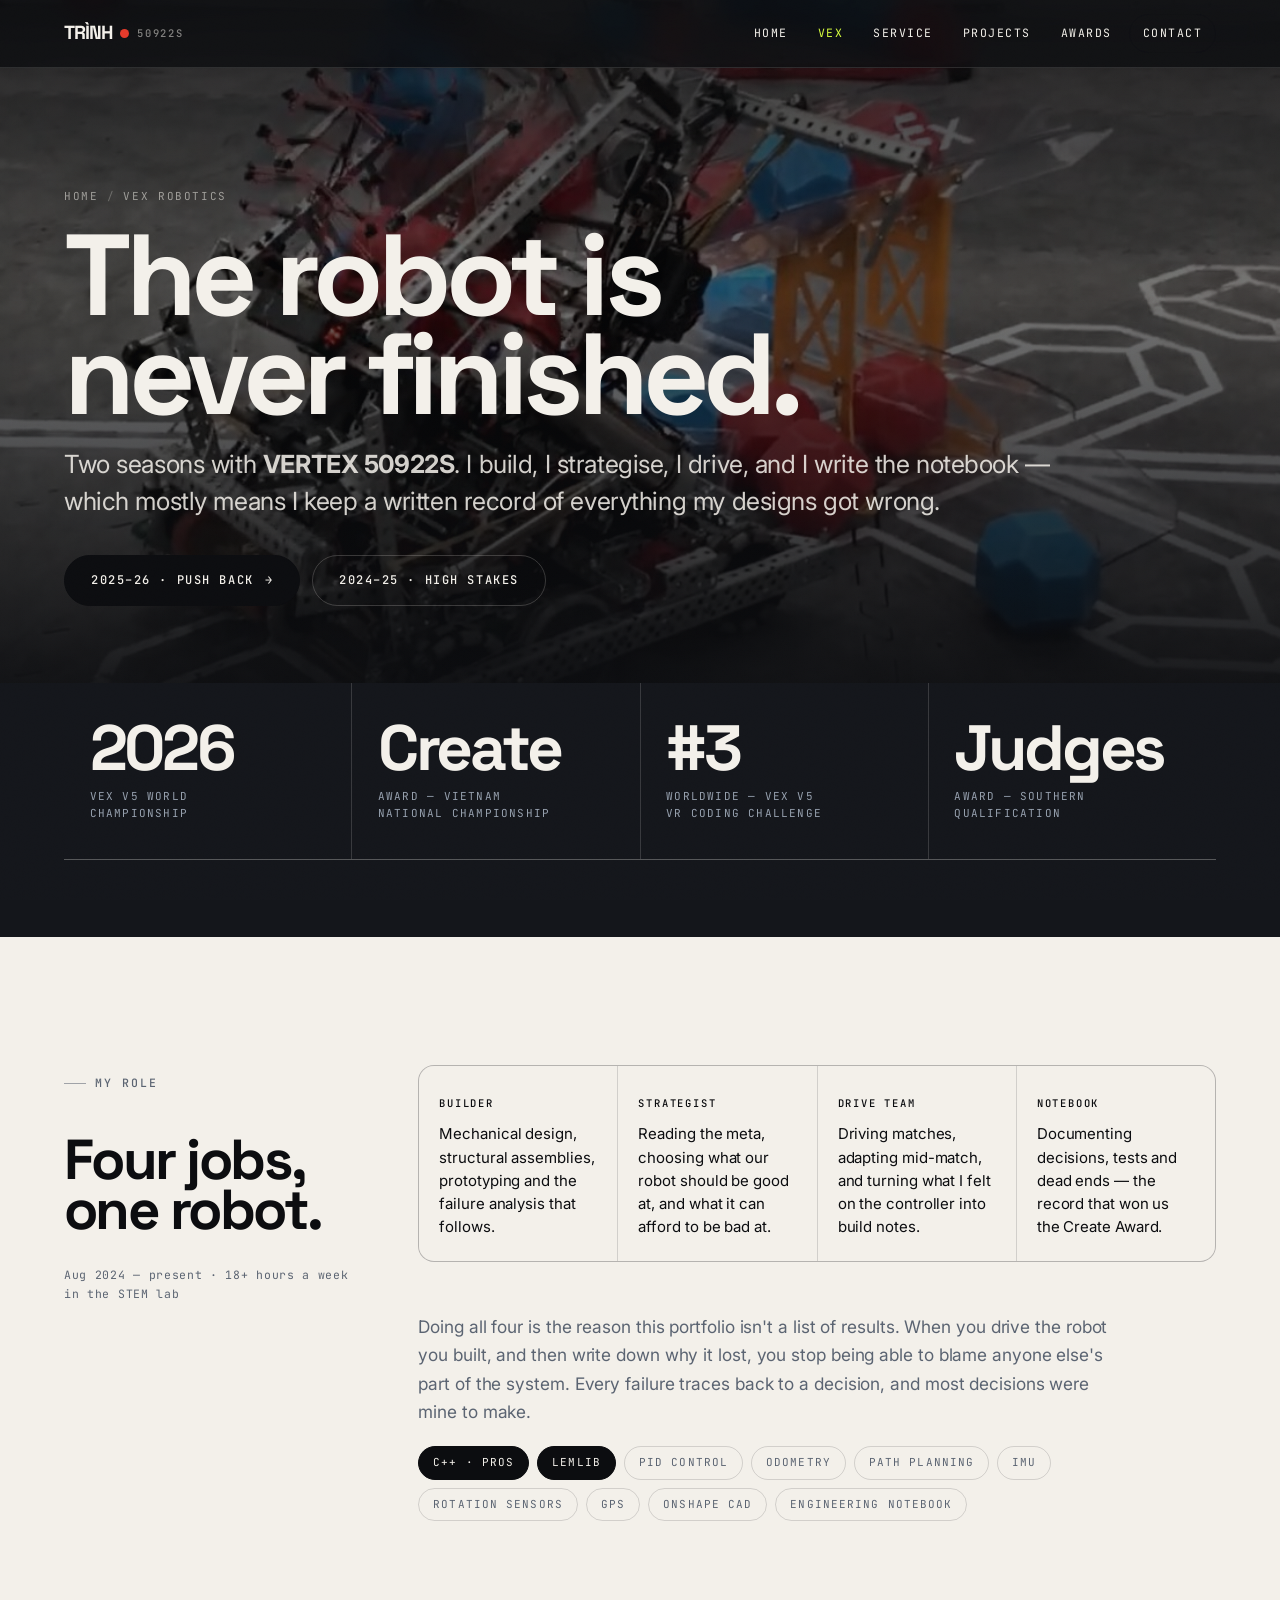
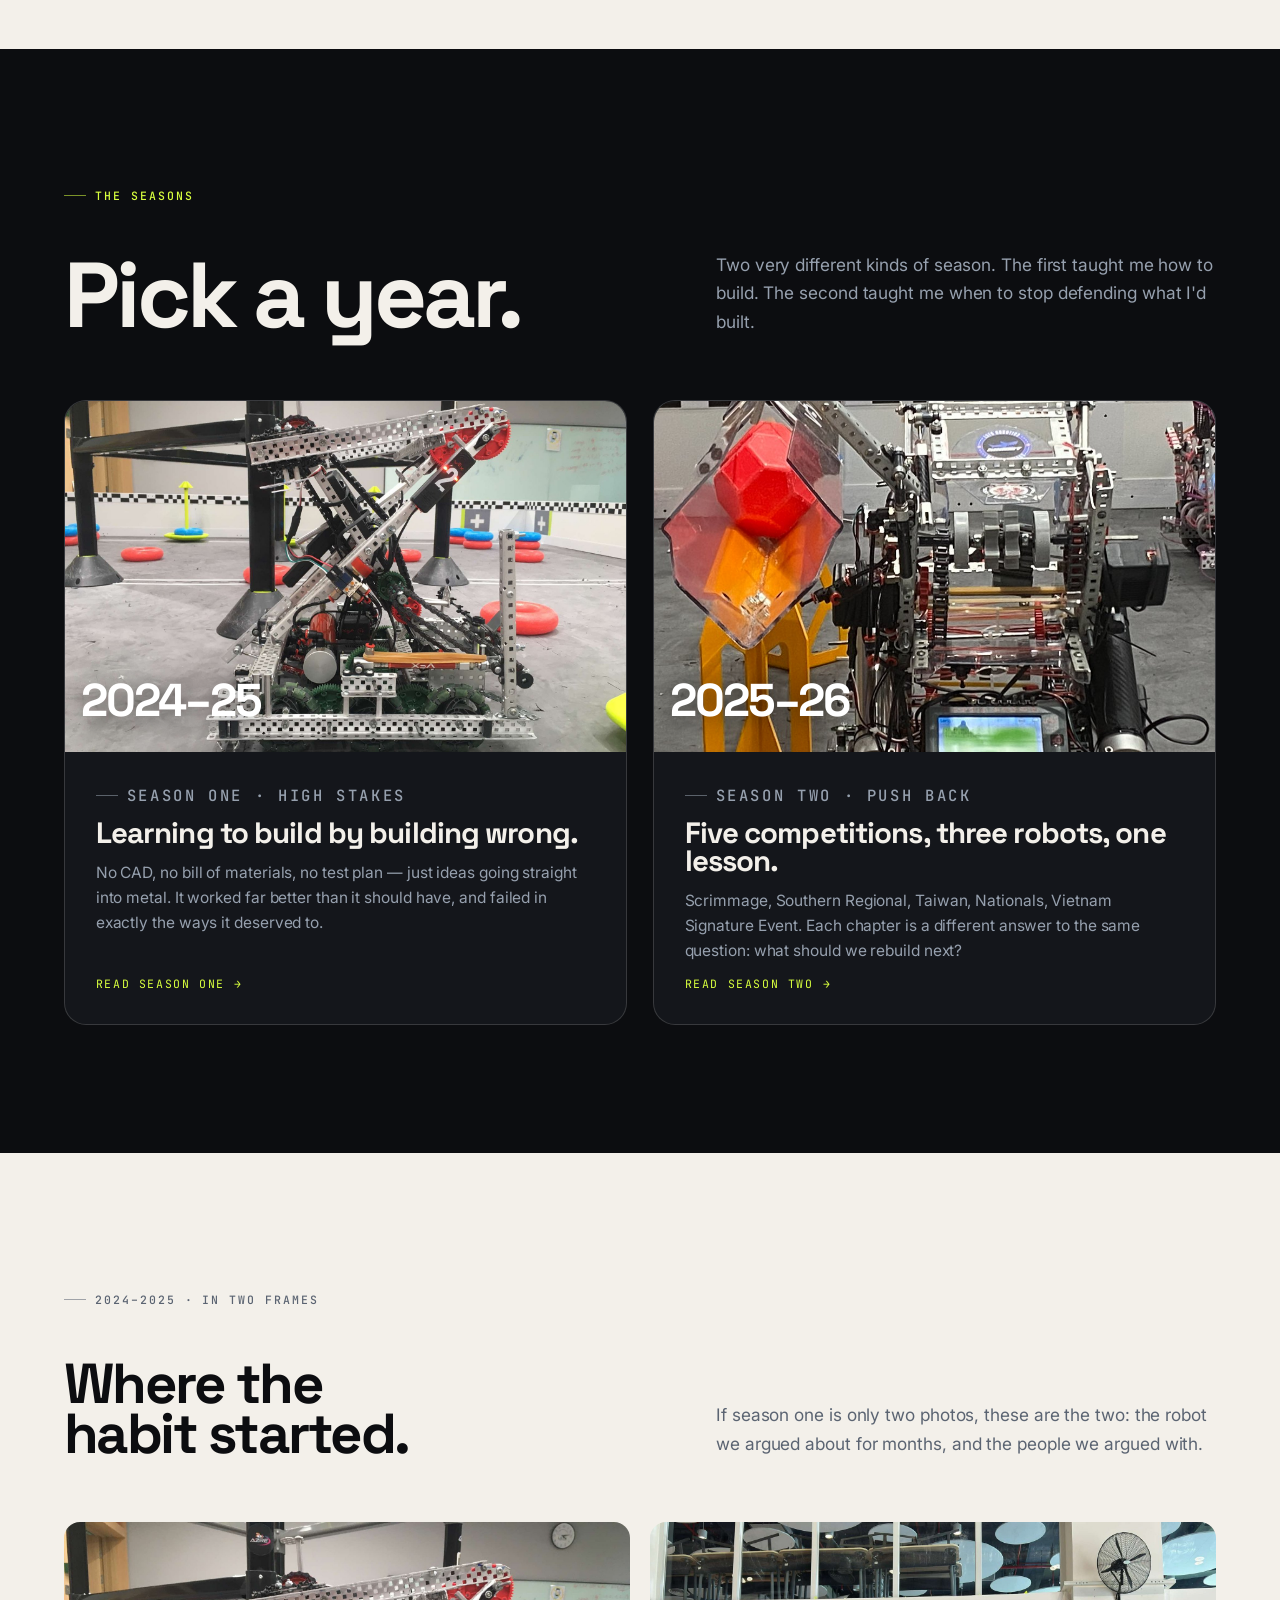
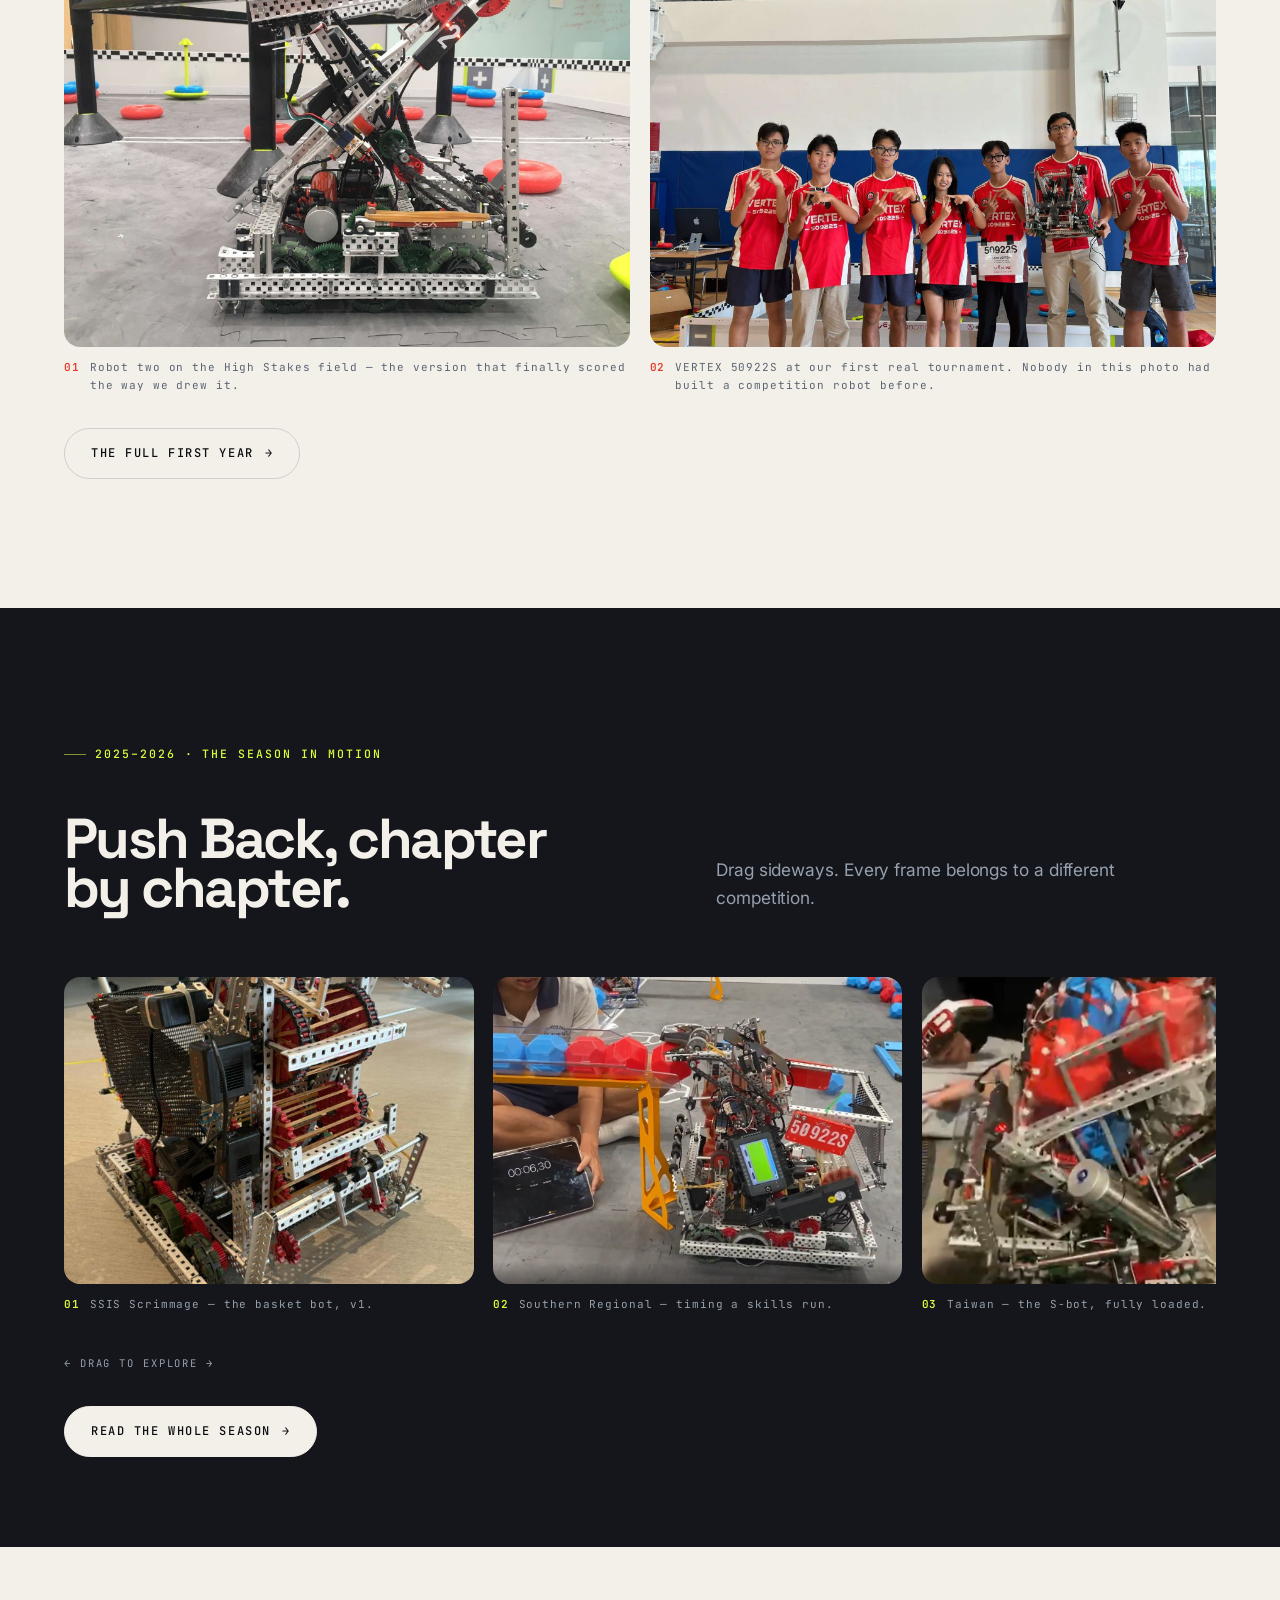
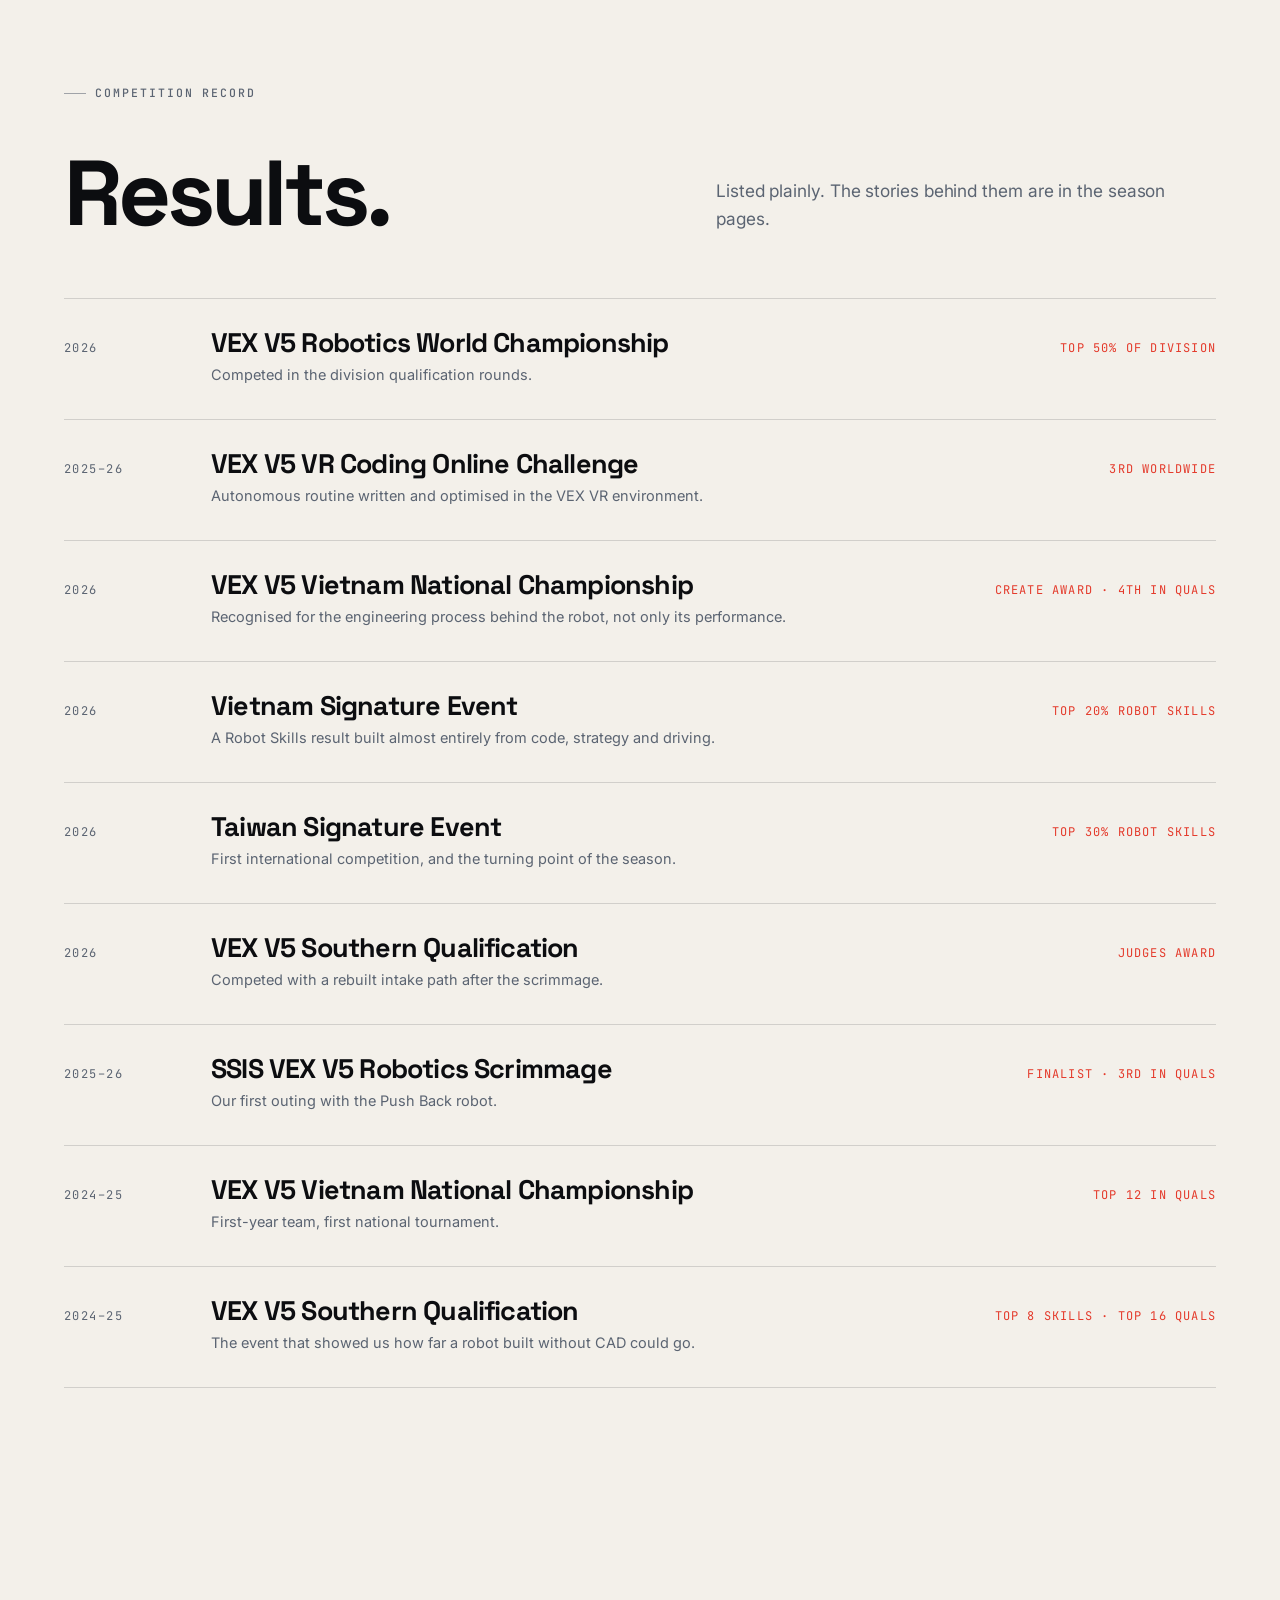
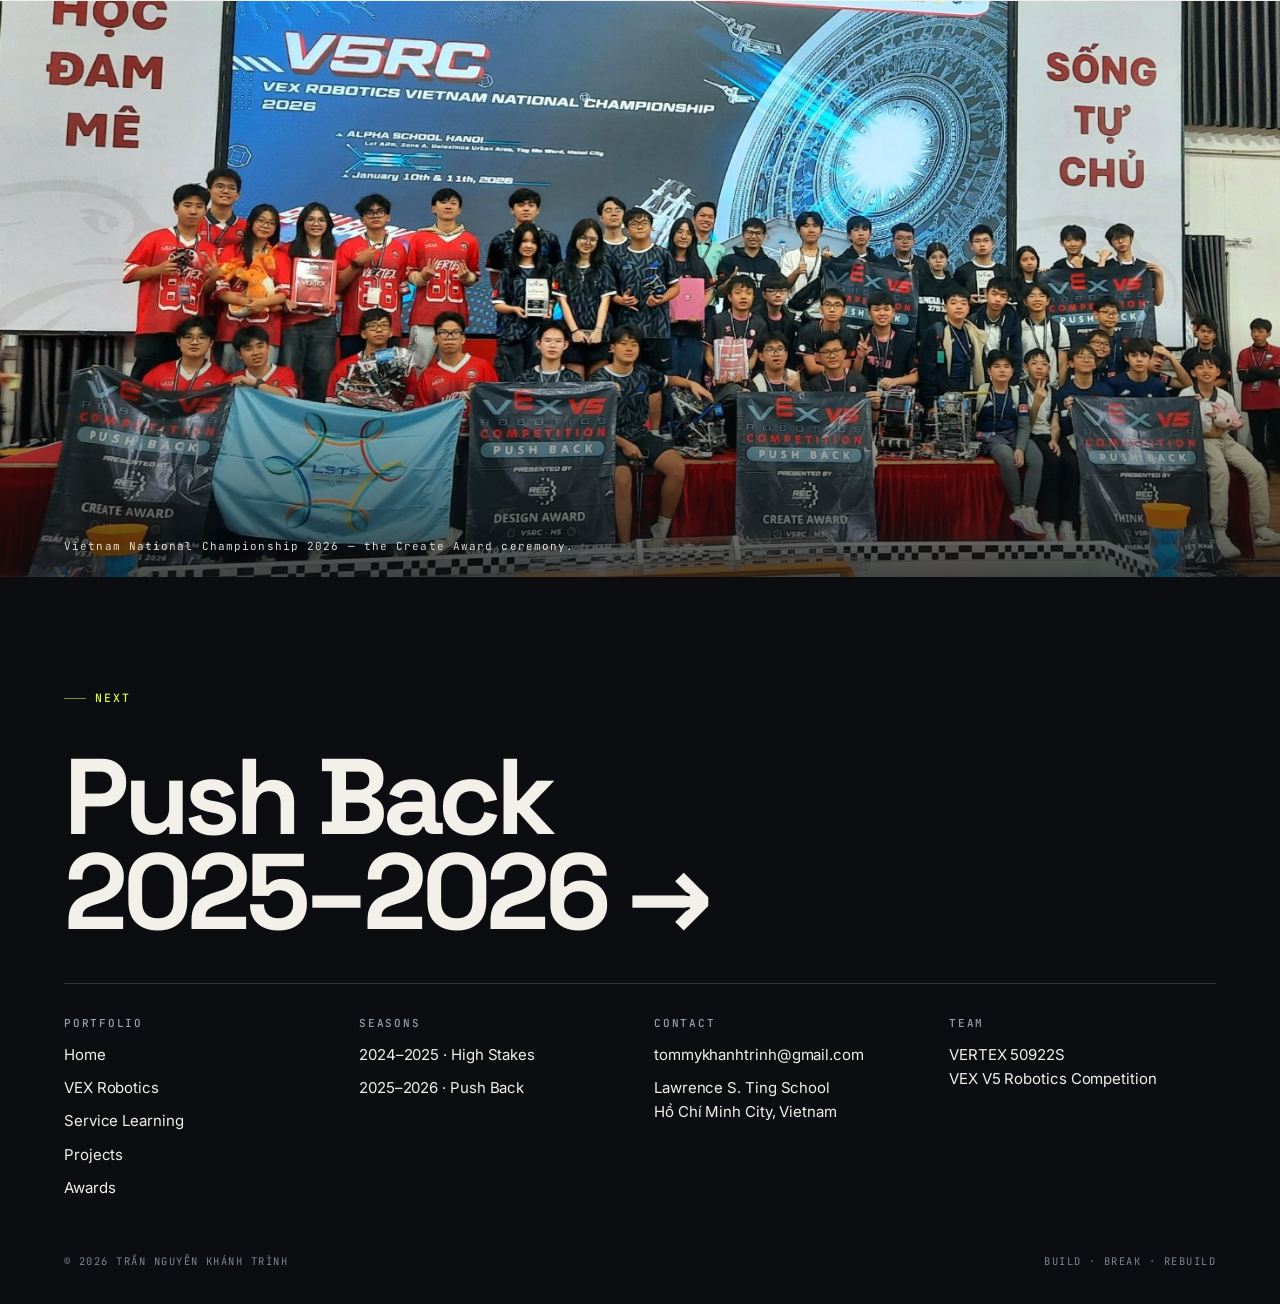
<file: vex.html>
<!doctype html>
<html lang="en">
<head>
<meta charset="utf-8">
<meta name="viewport" content="width=device-width,initial-scale=1">
<title>VEX Robotics — Trần Nguyễn Khánh Trình</title>
<meta name="description" content="Two VEX V5 seasons with VERTEX 50922S: High Stakes 2024–2025 and Push Back 2025–2026. Robots, rebuilds, competitions and what each one taught me.">
<meta name="theme-color" content="#0C0D10">
<link rel="icon" href="data:image/svg+xml,%3Csvg xmlns='http://www.w3.org/2000/svg' viewBox='0 0 32 32'%3E%3Crect width='32' height='32' rx='7' fill='%230C0D10'/%3E%3Ccircle cx='16' cy='16' r='6' fill='%23E43A2B'/%3E%3C/svg%3E">
<link rel="preconnect" href="https://fonts.googleapis.com">
<link rel="preconnect" href="https://fonts.gstatic.com" crossorigin>
<link href="https://fonts.googleapis.com/css2?family=Space+Grotesk:wght@500;700&family=Inter:wght@400;500;600&family=JetBrains+Mono:wght@400;500&display=swap" rel="stylesheet">
<link rel="stylesheet" href="styles.css">
</head>
<body>
<a class="skip" href="#main">Skip to content</a>
<div class="progress" aria-hidden="true"></div>
<div class="grain" aria-hidden="true"></div>

<header class="nav on-dark">
  <div class="wrap nav-in">
    <a class="brand" href="index.html">TRÌNH<i aria-hidden="true"></i><span>50922S</span></a>
    <button class="burger" type="button" aria-label="Menu" aria-expanded="false"><b></b></button>
    <nav class="nav-links" aria-label="Main">
      <a href="index.html">Home</a>
      <a class="active" href="vex.html">VEX</a>
      <a href="service.html">Service</a>
      <a href="projects.html">Projects</a>
      <a href="awards.html">Awards</a>
      <a class="nav-cta" href="index.html#contact">Contact</a>
    </nav>
  </div>
</header>

<main id="main">

  <!-- ================= PAGE HERO ================= -->
  <section class="phero">
    <div class="phero-bg" aria-hidden="true">
      <img src="assets/taiwan/sbot-field.jpg" alt="" fetchpriority="high" decoding="async">
    </div>
    <div class="wrap">
      <p class="crumbs"><a href="index.html">Home</a><em>/</em>VEX Robotics</p>
      <h1 class="display">The robot is<br>never finished.</h1>
      <p class="lede">
        Two seasons with <strong>VERTEX 50922S</strong>. I build, I strategise, I drive, and I write the
        notebook — which mostly means I keep a written record of everything my designs got wrong.
      </p>
      <div class="btns">
        <a class="btn" href="vex-2025-2026.html">2025–26 · Push Back <span class="ar" aria-hidden="true">&rarr;</span></a>
        <a class="btn btn-ghost" href="vex-2024-2025.html">2024–25 · High Stakes</a>
      </div>
    </div>
  </section>

  <!-- ================= STATS ================= -->
  <section class="sec-tight dark ink-2" style="padding-top:0">
    <div class="wrap-wide">
      <div class="stats rv" style="border-top:0">
        <div class="stat"><b>2026</b><span>VEX V5 World<br>Championship</span></div>
        <div class="stat"><b>Create</b><span>Award — Vietnam<br>National Championship</span></div>
        <div class="stat"><b><span data-count="3" data-prefix="#">#3</span></b><span>Worldwide — VEX V5<br>VR Coding Challenge</span></div>
        <div class="stat"><b>Judges</b><span>Award — Southern<br>Qualification</span></div>
      </div>
    </div>
  </section>

  <!-- ================= ROLE ================= -->
  <section class="sec">
    <div class="wrap">
      <div class="cols-side">
        <div class="sticky-side rv">
          <p class="label">My role</p>
          <h2 class="display d3 mt-s balance">Four jobs, one robot.</h2>
          <p class="note mt-s">Aug 2024 — present · 18+ hours a week in the STEM lab</p>
        </div>
        <div>
          <div class="beats rv" style="margin-top:0">
            <div class="beat">
              <p class="label label-red no-rule">Builder</p>
              <p>Mechanical design, structural assemblies, prototyping and the failure analysis that follows.</p>
            </div>
            <div class="beat">
              <p class="label label-red no-rule">Strategist</p>
              <p>Reading the meta, choosing what our robot should be good at, and what it can afford to be bad at.</p>
            </div>
            <div class="beat">
              <p class="label label-red no-rule">Drive team</p>
              <p>Driving matches, adapting mid-match, and turning what I felt on the controller into build notes.</p>
            </div>
            <div class="beat">
              <p class="label label-red no-rule">Notebook</p>
              <p>Documenting decisions, tests and dead ends — the record that won us the Create Award.</p>
            </div>
          </div>

          <p class="body-lg rv">
            Doing all four is the reason this portfolio isn't a list of results. When you drive the robot
            you built, and then write down why it lost, you stop being able to blame anyone else's part
            of the system. Every failure traces back to a decision, and most decisions were mine to make.
          </p>

          <div class="chips rv">
            <span class="chip on">C++ · PROS</span><span class="chip on">LemLib</span>
            <span class="chip">PID control</span><span class="chip">Odometry</span>
            <span class="chip">Path planning</span><span class="chip">IMU</span>
            <span class="chip">Rotation sensors</span><span class="chip">GPS</span>
            <span class="chip">Onshape CAD</span><span class="chip">Engineering notebook</span>
          </div>
        </div>
      </div>
    </div>
  </section>

  <!-- ================= SEASONS ================= -->
  <section class="sec dark">
    <div class="wrap">
      <div class="head rv">
        <div>
          <p class="label label-acid">The seasons</p>
          <h2 class="display d2 mt-s">Pick a year.</h2>
        </div>
        <p class="body-lg">
          Two very different kinds of season. The first taught me how to build. The second taught me
          when to stop defending what I'd built.
        </p>
      </div>

      <div class="season">
        <a class="scard rv" href="vex-2024-2025.html">
          <div class="shot">
            <img src="assets/s2425/robot-v2-field.jpg" alt="The second 2024–2025 robot on a High Stakes field with rings and a mobile goal" loading="lazy" decoding="async">
            <span class="yr">2024–25</span>
          </div>
          <div class="body">
            <p class="label label-acid">Season one · High Stakes</p>
            <h3>Learning to build by building wrong.</h3>
            <p>No CAD, no bill of materials, no test plan — just ideas going straight into metal. It worked far better than it should have, and failed in exactly the ways it deserved to.</p>
            <span class="go">Read season one <span class="ar" aria-hidden="true">&rarr;</span></span>
          </div>
        </a>

        <a class="scard rv rv-d1" href="vex-2025-2026.html">
          <div class="shot">
            <img src="assets/nationals/intake-block.jpg" alt="Close-up of the Push Back robot intaking a red block at the field wall" loading="lazy" decoding="async">
            <span class="yr">2025–26</span>
          </div>
          <div class="body">
            <p class="label label-acid">Season two · Push Back</p>
            <h3>Five competitions, three robots, one lesson.</h3>
            <p>Scrimmage, Southern Regional, Taiwan, Nationals, Vietnam Signature Event. Each chapter is a different answer to the same question: what should we rebuild next?</p>
            <span class="go">Read season two <span class="ar" aria-hidden="true">&rarr;</span></span>
          </div>
        </a>
      </div>
    </div>
  </section>

  <!-- ================= SEASON ONE FEATURE (2 key photos) ================= -->
  <section class="sec">
    <div class="wrap">
      <div class="head rv">
        <div>
          <p class="label">2024–2025 · in two frames</p>
          <h2 class="display d3 mt-s balance">Where the habit started.</h2>
        </div>
        <p class="body-lg">
          If season one is only two photos, these are the two: the robot we argued about for months,
          and the people we argued with.
        </p>
      </div>

      <div class="fig-grid g-2">
        <figure class="rv">
          <div class="fig ar-43 zoom clickable">
            <img src="assets/s2425/robot-v2-field.jpg" alt="The second-generation 2024–2025 robot on the High Stakes field, arm raised over a mobile goal" loading="lazy" decoding="async">
          </div>
          <figcaption class="cap"><i>01</i><span>Robot two on the High Stakes field — the version that finally scored the way we drew it.</span></figcaption>
        </figure>
        <figure class="rv rv-d1">
          <div class="fig ar-43 zoom clickable">
            <img src="assets/s2425/team-vertex.jpg" alt="Team VERTEX 50922S in red jerseys standing behind their robot at a competition" loading="lazy" decoding="async">
          </div>
          <figcaption class="cap"><i>02</i><span>VERTEX 50922S at our first real tournament. Nobody in this photo had built a competition robot before.</span></figcaption>
        </figure>
      </div>

      <div class="btns rv">
        <a class="btn btn-ghost" href="vex-2024-2025.html">The full first year <span class="ar" aria-hidden="true">&rarr;</span></a>
      </div>
    </div>
  </section>

  <!-- ================= SEASON TWO STRIP ================= -->
  <section class="sec dark ink-2" style="padding-bottom:clamp(50px,7vw,90px)">
    <div class="wrap">
      <div class="head rv">
        <div>
          <p class="label label-acid">2025–2026 · the season in motion</p>
          <h2 class="display d3 mt-s balance">Push Back, chapter by chapter.</h2>
        </div>
        <p class="body-lg">Drag sideways. Every frame belongs to a different competition.</p>
      </div>

      <div class="hscroll rv">
        <figure>
          <div class="fig zoom clickable"><img src="assets/scrimmage/robot-full.jpg" alt="The first Push Back basket bot, fully assembled" loading="lazy" decoding="async"></div>
          <figcaption class="cap"><i>01</i><span>SSIS Scrimmage — the basket bot, v1.</span></figcaption>
        </figure>
        <figure>
          <div class="fig zoom clickable"><img src="assets/southern/skills-run.jpg" alt="A skills run in progress at the Southern Regional with a timer showing six seconds" loading="lazy" decoding="async"></div>
          <figcaption class="cap"><i>02</i><span>Southern Regional — timing a skills run.</span></figcaption>
        </figure>
        <figure>
          <div class="fig zoom clickable"><img src="assets/taiwan/sbot-loaded.jpg" alt="The S-bot loaded with red and blue blocks" loading="lazy" decoding="async"></div>
          <figcaption class="cap"><i>03</i><span>Taiwan — the S-bot, fully loaded.</span></figcaption>
        </figure>
        <figure>
          <div class="fig zoom clickable"><img src="assets/nationals/driving.jpg" alt="Driving the robot from behind the field wall at the National Championship" loading="lazy" decoding="async"></div>
          <figcaption class="cap"><i>04</i><span>Nationals — driver's view.</span></figcaption>
        </figure>
        <figure>
          <div class="fig zoom clickable"><img src="assets/vsig/code-laptop.jpg" alt="The team gathered around a laptop and the robot, reviewing code between matches" loading="lazy" decoding="async"></div>
          <figcaption class="cap"><i>05</i><span>Vietnam Signature Event — rebuilding in software.</span></figcaption>
        </figure>
      </div>
      <p class="hint">← Drag to explore →</p>

      <div class="btns rv">
        <a class="btn" href="vex-2025-2026.html">Read the whole season <span class="ar" aria-hidden="true">&rarr;</span></a>
      </div>
    </div>
  </section>

  <!-- ================= RESULTS ================= -->
  <section class="sec">
    <div class="wrap">
      <div class="head rv">
        <div>
          <p class="label">Competition record</p>
          <h2 class="display d2 mt-s">Results.</h2>
        </div>
        <p class="body-lg">Listed plainly. The stories behind them are in the season pages.</p>
      </div>

      <div class="awards rv">
        <div class="aw"><span class="yr">2026</span><h3>VEX V5 Robotics World Championship<small>Competed in the division qualification rounds.</small></h3><span class="place">Top 50% of division</span></div>
        <div class="aw"><span class="yr">2025–26</span><h3>VEX V5 VR Coding Online Challenge<small>Autonomous routine written and optimised in the VEX VR environment.</small></h3><span class="place">3rd worldwide</span></div>
        <div class="aw"><span class="yr">2026</span><h3>VEX V5 Vietnam National Championship<small>Recognised for the engineering process behind the robot, not only its performance.</small></h3><span class="place">Create Award · 4th in quals</span></div>
        <div class="aw"><span class="yr">2026</span><h3>Vietnam Signature Event<small>A Robot Skills result built almost entirely from code, strategy and driving.</small></h3><span class="place">Top 20% Robot Skills</span></div>
        <div class="aw"><span class="yr">2026</span><h3>Taiwan Signature Event<small>First international competition, and the turning point of the season.</small></h3><span class="place">Top 30% Robot Skills</span></div>
        <div class="aw"><span class="yr">2026</span><h3>VEX V5 Southern Qualification<small>Competed with a rebuilt intake path after the scrimmage.</small></h3><span class="place">Judges Award</span></div>
        <div class="aw"><span class="yr">2025–26</span><h3>SSIS VEX V5 Robotics Scrimmage<small>Our first outing with the Push Back robot.</small></h3><span class="place">Finalist · 3rd in quals</span></div>
        <div class="aw"><span class="yr">2024–25</span><h3>VEX V5 Vietnam National Championship<small>First-year team, first national tournament.</small></h3><span class="place">Top 12 in quals</span></div>
        <div class="aw"><span class="yr">2024–25</span><h3>VEX V5 Southern Qualification<small>The event that showed us how far a robot built without CAD could go.</small></h3><span class="place">Top 8 Skills · Top 16 quals</span></div>
      </div>

      <div class="btns rv">
        <a class="btn btn-ghost" href="awards.html">Every award, including outside VEX <span class="ar" aria-hidden="true">&rarr;</span></a>
      </div>
    </div>
  </section>

  <div class="bleed rv">
    <img src="assets/nationals/ceremony.jpg" alt="Awards ceremony at the VEX Robotics Vietnam National Championship 2026 with teams seated on stage" loading="lazy" decoding="async">
    <p class="bleed-cap">Vietnam National Championship 2026 — the Create Award ceremony.</p>
  </div>

</main>

<footer class="foot">
  <div class="wrap">
    <p class="label label-acid">Next</p>
    <h2 class="display big mt-s"><a href="vex-2025-2026.html">Push Back<br>2025–2026 &rarr;</a></h2>
    <div class="foot-grid">
      <div>
        <h4>Portfolio</h4>
        <a href="index.html">Home</a>
        <a href="vex.html">VEX Robotics</a>
        <a href="service.html">Service Learning</a>
        <a href="projects.html">Projects</a>
        <a href="awards.html">Awards</a>
      </div>
      <div>
        <h4>Seasons</h4>
        <a href="vex-2024-2025.html">2024–2025 · High Stakes</a>
        <a href="vex-2025-2026.html">2025–2026 · Push Back</a>
      </div>
      <div>
        <h4>Contact</h4>
        <a href="mailto:tommykhanhtrinh@gmail.com">tommykhanhtrinh@gmail.com</a>
        <p>Lawrence S. Ting School<br>Hồ Chí Minh City, Vietnam</p>
      </div>
      <div>
        <h4>Team</h4>
        <p>VERTEX 50922S<br>VEX V5 Robotics Competition</p>
      </div>
    </div>
    <div class="foot-base">
      <span>© <span data-year>2026</span> Trần Nguyễn Khánh Trình</span>
      <span>Build · Break · Rebuild</span>
    </div>
  </div>
</footer>

<script src="script.js"></script>
</body>
</html>
</file>
<file: styles.css>
/* =========================================================
   TRÌNH — Robotics Portfolio
   Design system: modern robotics × editorial × youthful engineering
   ========================================================= */

/* ---------- Tokens ---------- */
:root{
  --ink:#0C0D10;
  --ink-2:#14161B;
  --ink-3:#1D2027;
  --bone:#F3F0EA;
  --bone-2:#E6E1D7;
  --bone-3:#D5CEC1;
  --red:#E43A2B;
  --red-deep:#B32519;
  --acid:#D8FF3E;
  --steel:#7A8593;

  --paper:var(--bone);
  --text:var(--ink);
  --muted:#5B6472;
  --line:rgba(12,13,16,.14);
  --line-soft:rgba(12,13,16,.07);

  --maxw:1320px;
  --gut:clamp(20px,5vw,64px);

  --f-display:'Space Grotesk',ui-sans-serif,system-ui,-apple-system,'Segoe UI',sans-serif;
  --f-body:'Inter',ui-sans-serif,system-ui,-apple-system,'Segoe UI',sans-serif;
  --f-mono:'JetBrains Mono',ui-monospace,'SFMono-Regular',Menlo,Consolas,monospace;

  --ease:cubic-bezier(.22,.61,.36,1);
  --ease-out:cubic-bezier(.16,1,.3,1);
  --nav-h:68px;
}

/* ---------- Reset / base ---------- */
*,*::before,*::after{box-sizing:border-box}
html{-webkit-text-size-adjust:100%;scroll-behavior:smooth}
@media (prefers-reduced-motion:reduce){html{scroll-behavior:auto}}
body{
  margin:0;background:var(--paper);color:var(--text);
  font-family:var(--f-body);font-size:17px;line-height:1.62;
  font-weight:400;letter-spacing:-.005em;
  -webkit-font-smoothing:antialiased;-moz-osx-font-smoothing:grayscale;
  overflow-x:hidden;
}
img{max-width:100%;display:block}
a{color:inherit;text-decoration:none}
button{font:inherit;color:inherit;background:none;border:0;cursor:pointer}
h1,h2,h3,h4{font-family:var(--f-display);font-weight:700;letter-spacing:-.035em;line-height:.95;margin:0}
p{margin:0 0 1.1em}
p:last-child{margin-bottom:0}
::selection{background:var(--red);color:#fff}
:focus-visible{outline:2.5px solid var(--red);outline-offset:3px;border-radius:3px}

.skip{position:absolute;left:-9999px;top:0;z-index:200;background:var(--ink);color:#fff;padding:12px 18px;font-family:var(--f-mono);font-size:12px}
.skip:focus{left:12px;top:12px}

/* ---------- Layout ---------- */
.wrap{width:100%;max-width:var(--maxw);margin:0 auto;padding-inline:var(--gut)}
.wrap-wide{width:100%;max-width:1600px;margin:0 auto;padding-inline:var(--gut)}
.sec{padding:clamp(72px,10vw,148px) 0;position:relative}
.sec-tight{padding:clamp(48px,6vw,84px) 0}

/* Dark surface */
.dark{background:var(--ink);color:var(--bone);--text:var(--bone);--muted:#96A0AE;--line:rgba(243,240,234,.16);--line-soft:rgba(243,240,234,.08)}
.dark ::selection{background:var(--acid);color:var(--ink)}
.ink-2{background:var(--ink-2)}

/* ---------- Typography scale ---------- */
.display{font-family:var(--f-display);font-weight:700;letter-spacing:-.045em;line-height:.88}
.d1{font-size:clamp(52px,10.5vw,142px)}
.d2{font-size:clamp(40px,7.2vw,96px)}
.d3{font-size:clamp(30px,4.4vw,60px)}
.d4{font-size:clamp(24px,3vw,38px);letter-spacing:-.03em;line-height:1.02}
.lede{font-size:clamp(18px,2.1vw,25px);line-height:1.5;letter-spacing:-.017em;color:var(--text);max-width:66ch}
.body-lg{font-size:clamp(17px,1.35vw,19.5px);line-height:1.65;color:var(--muted);max-width:64ch}
.muted{color:var(--muted)}
.measure{max-width:60ch}
.balance{text-wrap:balance}

/* Mono label */
.label{
  font-family:var(--f-mono);font-size:11.5px;font-weight:500;
  letter-spacing:.17em;text-transform:uppercase;color:var(--muted);
  display:inline-flex;align-items:center;gap:9px;
}
.label::before{content:"";width:22px;height:1px;background:currentColor;opacity:.55;flex:none}
.label.no-rule::before{display:none}
.label-red{color:var(--red)}
.label-acid{color:var(--acid)}

.hl{color:var(--red)}
.dark .hl{color:var(--acid)}
.mark{background:linear-gradient(transparent 58%,rgba(228,58,43,.26) 58%);padding:0 .06em}
.dark .mark{background:linear-gradient(transparent 58%,rgba(216,255,62,.28) 58%)}

/* ---------- Nav ---------- */
.nav{position:fixed;inset:0 0 auto 0;z-index:90;height:var(--nav-h);
  background:rgba(243,240,234,.82);backdrop-filter:blur(14px) saturate(1.4);
  -webkit-backdrop-filter:blur(14px) saturate(1.4);
  border-bottom:1px solid var(--line-soft);transition:transform .45s var(--ease),background .3s}
.nav.on-dark{background:rgba(12,13,16,.78);border-bottom-color:rgba(243,240,234,.12);color:var(--bone)}
.nav.hide{transform:translateY(-102%)}
.nav-in{height:100%;display:flex;align-items:center;justify-content:space-between;gap:20px}
.brand{font-family:var(--f-display);font-weight:700;font-size:19px;letter-spacing:-.05em;display:flex;align-items:center;gap:8px}
.brand i{width:9px;height:9px;background:var(--red);border-radius:50%;display:block;flex:none}
.brand span{font-family:var(--f-mono);font-size:10.5px;letter-spacing:.16em;font-weight:500;opacity:.5;text-transform:uppercase}
.nav-links{display:flex;align-items:center;gap:4px}
.nav-links a{font-family:var(--f-mono);font-size:11.5px;letter-spacing:.13em;text-transform:uppercase;
  padding:9px 13px;border-radius:100px;transition:background .22s,color .22s;position:relative;white-space:nowrap}
.nav-links a:hover{background:rgba(12,13,16,.07)}
.nav.on-dark .nav-links a:hover{background:rgba(243,240,234,.11)}
.nav-links a.active{color:var(--red)}
.nav.on-dark .nav-links a.active{color:var(--acid)}
.nav-cta{border:1px solid var(--line)}
.burger{display:none;width:42px;height:42px;border:1px solid var(--line);border-radius:50%;align-items:center;justify-content:center;flex:none}
.burger b{display:block;width:16px;height:1.6px;background:currentColor;position:relative;transition:.3s var(--ease)}
.burger b::before,.burger b::after{content:"";position:absolute;left:0;width:16px;height:1.6px;background:currentColor;transition:.3s var(--ease)}
.burger b::before{top:-5px}
.burger b::after{top:5px}
.burger.open b{background:transparent}
.burger.open b::before{top:0;transform:rotate(45deg)}
.burger.open b::after{top:0;transform:rotate(-45deg)}
.progress{position:fixed;top:0;left:0;height:2px;background:var(--red);z-index:95;width:0;transition:width .1s linear}

@media (max-width:900px){
  .burger{display:flex}
  .nav-links{position:fixed;inset:var(--nav-h) 0 auto 0;background:var(--ink);color:var(--bone);
    flex-direction:column;align-items:stretch;gap:0;padding:14px var(--gut) 30px;
    transform:translateY(-8px);opacity:0;pointer-events:none;transition:.32s var(--ease);
    border-bottom:1px solid rgba(243,240,234,.14);max-height:calc(100vh - var(--nav-h));overflow:auto}
  .nav-links.open{transform:none;opacity:1;pointer-events:auto}
  .nav-links a{font-size:15px;letter-spacing:.06em;padding:15px 4px;border-bottom:1px solid rgba(243,240,234,.1);border-radius:0}
  .nav-links a:hover{background:none}
  .nav-cta{border:0;color:var(--acid)}
}

/* ---------- Buttons ---------- */
.btn{display:inline-flex;align-items:center;gap:11px;padding:15px 26px;border-radius:100px;
  font-family:var(--f-mono);font-size:12px;font-weight:500;letter-spacing:.13em;text-transform:uppercase;
  background:var(--ink);color:var(--bone);border:1px solid var(--ink);
  transition:transform .3s var(--ease-out),background .25s,color .25s,border-color .25s;will-change:transform}
.btn:hover{transform:translateY(-3px);background:var(--red);border-color:var(--red);color:#fff}
.btn .ar{transition:transform .3s var(--ease-out)}
.btn:hover .ar{transform:translateX(4px)}
.btn-ghost{background:transparent;color:var(--text);border-color:var(--line)}
.btn-ghost:hover{background:var(--ink);border-color:var(--ink);color:var(--bone)}
.dark .btn{background:var(--bone);color:var(--ink);border-color:var(--bone)}
.dark .btn:hover{background:var(--acid);border-color:var(--acid);color:var(--ink)}
.dark .btn-ghost{background:transparent;color:var(--bone);border-color:rgba(243,240,234,.28)}
.dark .btn-ghost:hover{background:var(--bone);color:var(--ink)}
.btns{display:flex;flex-wrap:wrap;gap:12px;margin-top:34px}

/* ---------- Section head ---------- */
.head{display:grid;grid-template-columns:minmax(0,1fr) minmax(0,.85fr);gap:clamp(24px,5vw,72px);
  align-items:end;margin-bottom:clamp(38px,5vw,68px)}
.head .label{margin-bottom:20px}
@media (max-width:860px){.head{grid-template-columns:1fr;align-items:start}}
.rule{height:1px;background:var(--line);margin:0;border:0}

/* ---------- HERO ---------- */
.hero{position:relative;min-height:100svh;display:flex;align-items:flex-end;
  padding-top:calc(var(--nav-h) + 40px);padding-bottom:clamp(38px,6vw,72px);overflow:clip;isolation:isolate;
  background:var(--ink);color:var(--bone);
  --text:var(--bone);--muted:#A6AEBA;--line:rgba(243,240,234,.2);--line-soft:rgba(243,240,234,.1)}
.hero ::selection{background:var(--acid);color:var(--ink)}
.hero-bg{position:absolute;inset:-6% 0;z-index:0;will-change:transform}
.hero-bg img{width:100%;height:100%;object-fit:cover;object-position:50% 40%;
  filter:grayscale(.18) contrast(1.05) brightness(.92) saturate(.92)}
.hero-veil{position:absolute;inset:0;z-index:1;
  background:
    linear-gradient(90deg,rgba(12,13,16,.62) 0%,rgba(12,13,16,.28) 38%,rgba(12,13,16,0) 68%),
    radial-gradient(120% 82% at 8% 104%,rgba(12,13,16,.88) 0%,rgba(12,13,16,.4) 44%,rgba(12,13,16,0) 72%),
    linear-gradient(180deg,rgba(12,13,16,.5) 0%,rgba(12,13,16,.06) 26%,rgba(12,13,16,.22) 58%,rgba(12,13,16,.9) 100%)}
.hero-lines{position:absolute;inset:0;z-index:1;pointer-events:none;opacity:.2;
  background-image:linear-gradient(rgba(243,240,234,.5) 1px,transparent 1px),linear-gradient(90deg,rgba(243,240,234,.5) 1px,transparent 1px);
  background-size:clamp(60px,7vw,110px) clamp(60px,7vw,110px);
  -webkit-mask-image:radial-gradient(70% 60% at 70% 30%,#000,transparent 75%);
  mask-image:radial-gradient(70% 60% at 70% 30%,#000,transparent 75%)}
.hero-in{position:relative;z-index:2;width:100%}
.hero h1{font-size:clamp(50px,11.6vw,168px);line-height:.84;letter-spacing:-.055em;margin:0 0 26px}
.hero h1 .ln{display:block;overflow:hidden}
.hero h1 .ln>span{display:block;transform:translateY(105%);animation:rise 1.05s var(--ease-out) forwards}
.hero h1 .ln:nth-child(2)>span{animation-delay:.1s}
.hero h1 .ln:nth-child(3)>span{animation-delay:.2s}
@keyframes rise{to{transform:none}}
.hero-foot{display:grid;grid-template-columns:minmax(0,1.05fr) minmax(0,.95fr);gap:clamp(22px,5vw,64px);align-items:end;
  border-top:1px solid rgba(243,240,234,.22);padding-top:26px;margin-top:8px}
@media (max-width:860px){.hero-foot{grid-template-columns:1fr;gap:22px}}
.hero .fade-up{opacity:0;transform:translateY(18px);animation:fadeUp .9s var(--ease-out) .45s forwards}
@keyframes fadeUp{to{opacity:1;transform:none}}
.hero-tag{position:absolute;right:0;top:calc(var(--nav-h) + 6vh);writing-mode:vertical-rl;
  font-family:var(--f-mono);font-size:11px;letter-spacing:.3em;text-transform:uppercase;color:rgba(243,240,234,.5)}
@media (max-width:900px){.hero-tag{display:none}}
.scroll-cue{position:absolute;z-index:2;left:var(--gut);bottom:14px;font-family:var(--f-mono);font-size:10.5px;
  letter-spacing:.22em;text-transform:uppercase;color:rgba(243,240,234,.55);display:flex;align-items:center;gap:10px}
.scroll-cue::after{content:"";width:34px;height:1px;background:currentColor;animation:cue 1.9s var(--ease) infinite}
@keyframes cue{0%,100%{transform:scaleX(.35);transform-origin:left}50%{transform:scaleX(1);transform-origin:left}}

/* ---------- Marquee ---------- */
.marquee{overflow:hidden;padding:15px 0;background:var(--ink);color:var(--bone)}
.marquee-track{display:flex;width:max-content;animation:scrollx 36s linear infinite}
.marquee:hover .marquee-track{animation-play-state:paused}
@keyframes scrollx{to{transform:translateX(-50%)}}
.marquee-track span{font-family:var(--f-display);font-weight:700;font-size:clamp(18px,2.3vw,30px);
  letter-spacing:-.03em;padding:0 26px;display:flex;align-items:center;gap:26px;white-space:nowrap;opacity:.92}
.marquee-track span::after{content:"";width:7px;height:7px;background:var(--red);border-radius:50%;flex:none}

/* ---------- Stats ---------- */
.stats{display:grid;grid-template-columns:repeat(4,1fr);gap:1px;background:var(--line);border-block:1px solid var(--line)}
.stats.c3{grid-template-columns:repeat(3,1fr)}
.stat{background:var(--paper);padding:clamp(22px,3vw,38px) clamp(16px,2vw,28px)}
.dark .stat{background:var(--ink)}
.ink-2 .stat{background:var(--ink-2)}
.stat b{display:block;font-family:var(--f-display);font-weight:700;letter-spacing:-.05em;
  font-size:clamp(34px,5vw,68px);line-height:.86;margin-bottom:12px}
.stat b em{font-style:normal;font-size:.46em;letter-spacing:-.02em;color:var(--red)}
.dark .stat b em{color:var(--acid)}
.stat>span{font-family:var(--f-mono);font-size:11px;letter-spacing:.11em;text-transform:uppercase;color:var(--muted);display:block;line-height:1.5}
@media (max-width:820px){.stats,.stats.c3{grid-template-columns:repeat(2,1fr)}}
@media (max-width:420px){.stats,.stats.c3{grid-template-columns:1fr}}

/* ---------- Preview cards (home) ---------- */
.previews{display:grid;gap:clamp(14px,1.6vw,22px);grid-template-columns:repeat(12,1fr)}
.pv{grid-column:span 6;position:relative;overflow:hidden;border-radius:20px;background:var(--ink-2);color:var(--bone);
  min-height:clamp(300px,42vw,470px);display:flex;flex-direction:column;justify-content:flex-end;
  padding:clamp(22px,2.6vw,36px);isolation:isolate;transition:transform .55s var(--ease-out)}
.pv:hover{transform:translateY(-6px)}
.pv>*{position:relative;z-index:2}
.pv-img{position:absolute;inset:0;z-index:0;overflow:hidden}
.pv-img img{width:100%;height:100%;object-fit:cover;transition:transform 1.1s var(--ease-out),filter .5s;
  filter:grayscale(.45) brightness(.7) contrast(1.05)}
.pv:hover .pv-img img{transform:scale(1.06);filter:grayscale(0) brightness(.76) contrast(1.05)}
.pv::after{content:"";position:absolute;inset:0;z-index:1;
  background:linear-gradient(180deg,rgba(12,13,16,.12) 0%,rgba(12,13,16,.42) 45%,rgba(12,13,16,.93) 100%)}
.pv .label{color:rgba(243,240,234,.72);margin-bottom:14px}
.pv h3{font-size:clamp(26px,3.1vw,42px);letter-spacing:-.04em;margin-bottom:12px}
.pv p{color:rgba(243,240,234,.78);font-size:15.5px;max-width:44ch;margin:0}
.pv .go{display:inline-flex;align-items:center;gap:9px;margin-top:20px;font-family:var(--f-mono);
  font-size:11.5px;letter-spacing:.14em;text-transform:uppercase;color:var(--acid)}
.pv .go .ar{transition:transform .3s var(--ease-out)}
.pv:hover .go .ar{transform:translateX(5px)}
.pv-lg{grid-column:span 7}
.pv-sm{grid-column:span 5}
@media (max-width:860px){.pv,.pv-lg,.pv-sm{grid-column:span 12}}

/* ---------- Figures / galleries ---------- */
figure{margin:0}
.fig{position:relative;overflow:hidden;border-radius:16px;background:var(--bone-2)}
.dark .fig{background:var(--ink-3)}
.fig img{width:100%;height:100%;object-fit:cover;transition:transform 1s var(--ease-out)}
.fig.zoom:hover img{transform:scale(1.045)}
.cap{margin-top:12px;font-family:var(--f-mono);font-size:11px;letter-spacing:.08em;color:var(--muted);
  line-height:1.6;display:flex;gap:10px;align-items:flex-start}
.cap i{font-style:normal;color:var(--red);flex:none;font-weight:600}
.dark .cap i{color:var(--acid)}

.fig-grid{display:grid;gap:clamp(12px,1.5vw,20px)}
.g-2{grid-template-columns:repeat(2,1fr)}
.g-3{grid-template-columns:repeat(3,1fr)}
.g-12{grid-template-columns:1fr 2fr}
.g-21{grid-template-columns:2fr 1fr}
@media (max-width:820px){.g-3{grid-template-columns:repeat(2,1fr)}.g-12,.g-21{grid-template-columns:1fr}}
@media (max-width:560px){.g-2,.g-3{grid-template-columns:1fr}}
.ar-43{aspect-ratio:4/3}
.ar-11{aspect-ratio:1/1}
.ar-169{aspect-ratio:16/9}
.ar-32{aspect-ratio:3/2}
.ar-34{aspect-ratio:3/4}
.ar-23{aspect-ratio:2/3}
.ar-54{aspect-ratio:5/4}

/* Full-bleed image band */
.bleed{position:relative;width:100vw;left:50%;margin-left:-50vw;overflow:hidden}
.bleed img{width:100%;height:clamp(320px,64vh,720px);object-fit:cover}
.bleed .bleed-cap{position:absolute;left:var(--gut);bottom:22px;right:var(--gut);z-index:2;
  font-family:var(--f-mono);font-size:11px;letter-spacing:.1em;color:rgba(243,240,234,.9);
  text-shadow:0 1px 18px rgba(0,0,0,.7)}
.bleed::after{content:"";position:absolute;inset:0;background:linear-gradient(180deg,transparent 55%,rgba(12,13,16,.72) 100%);pointer-events:none}

/* ---------- Horizontal scroller ---------- */
.hscroll{display:flex;gap:clamp(12px,1.5vw,20px);overflow-x:auto;scroll-snap-type:x mandatory;
  padding-bottom:18px;scrollbar-width:thin;cursor:grab;-webkit-overflow-scrolling:touch}
.hscroll.dragging{cursor:grabbing;scroll-snap-type:none;user-select:none}
.hscroll::-webkit-scrollbar{height:5px}
.hscroll::-webkit-scrollbar-thumb{background:var(--line);border-radius:9px}
.hscroll>figure{flex:0 0 clamp(250px,32vw,440px);scroll-snap-align:start}
.hscroll>figure .fig{aspect-ratio:4/3}
.hint{font-family:var(--f-mono);font-size:10.5px;letter-spacing:.18em;text-transform:uppercase;color:var(--muted);margin-top:6px}

/* ---------- Chapter (competition) ---------- */
.chapter{position:relative;padding:clamp(70px,9vw,140px) 0;border-top:1px solid var(--line)}
.ch-top{display:grid;grid-template-columns:minmax(0,.42fr) minmax(0,1fr);gap:clamp(22px,4vw,60px);align-items:start}
@media (max-width:900px){.ch-top{grid-template-columns:1fr;gap:20px}}
.ch-no{font-family:var(--f-display);font-weight:700;font-size:clamp(60px,11vw,150px);line-height:.8;
  letter-spacing:-.06em;color:transparent;-webkit-text-stroke:1.4px rgba(12,13,16,.22);
  display:block;margin-bottom:6px;user-select:none}
.dark .ch-no{-webkit-text-stroke-color:rgba(243,240,234,.3)}
.ch-meta{font-family:var(--f-mono);font-size:11px;letter-spacing:.14em;text-transform:uppercase;color:var(--muted);
  display:flex;flex-direction:column;gap:7px;margin-top:16px}
.ch-meta b{color:var(--text);font-weight:500}

/* Story beat strip */
.beats{display:grid;grid-template-columns:repeat(auto-fit,minmax(180px,1fr));gap:1px;background:var(--line);
  border:1px solid var(--line);border-radius:16px;overflow:hidden;margin:clamp(30px,4vw,52px) 0}
.beat{background:var(--paper);padding:22px 20px}
.dark .beat{background:var(--ink)}
.ink-2 .beat{background:var(--ink-2)}
.beat .label{margin-bottom:11px;font-size:10.5px}
.beat p{font-size:15px;line-height:1.55;margin:0;color:var(--text)}

/* Statement / pull quote */
.statement{font-family:var(--f-display);font-weight:700;letter-spacing:-.04em;line-height:1.02;
  font-size:clamp(27px,4.3vw,58px);max-width:19ch;margin:0}
.statement.wide{max-width:26ch}
.pull{border-left:2px solid var(--red);padding-left:clamp(18px,2.4vw,32px);margin:clamp(28px,4vw,48px) 0}
.dark .pull{border-left-color:var(--acid)}

/* Column layouts */
.cols2{display:grid;grid-template-columns:repeat(2,minmax(0,1fr));gap:clamp(22px,3.4vw,54px)}
@media (max-width:820px){.cols2{grid-template-columns:1fr}}
.cols-side{display:grid;grid-template-columns:minmax(0,.38fr) minmax(0,1fr);gap:clamp(22px,4vw,64px);align-items:start}
@media (max-width:900px){.cols-side{grid-template-columns:1fr}}
.sticky-side{position:sticky;top:calc(var(--nav-h) + 30px)}
@media (max-width:900px){.sticky-side{position:static}}

/* ---------- Before / After ---------- */
.ba{display:grid;grid-template-columns:1fr 1fr;gap:clamp(12px,1.6vw,22px);align-items:start}
@media (max-width:640px){.ba{grid-template-columns:1fr}}
.ba .side{position:relative}
.ba .badge{position:absolute;top:12px;left:12px;z-index:2;font-family:var(--f-mono);font-size:10.5px;
  letter-spacing:.16em;text-transform:uppercase;background:var(--ink);color:var(--bone);padding:7px 13px;border-radius:100px}
.ba .badge.after{background:var(--red);color:#fff}
.ba-arrow{display:flex;align-items:center;justify-content:center;font-family:var(--f-mono);font-size:11px;
  letter-spacing:.18em;text-transform:uppercase;color:var(--muted);gap:12px;margin:22px 0}
.ba-arrow::before,.ba-arrow::after{content:"";height:1px;background:var(--line);flex:1;max-width:120px}

/* ---------- Timeline ---------- */
.tl{position:relative;margin-top:14px}
.tl::before{content:"";position:absolute;left:9px;top:8px;bottom:8px;width:1px;background:var(--line)}
.tl-item{position:relative;padding-left:44px;padding-block:clamp(18px,2.4vw,30px)}
.tl-item::before{content:"";position:absolute;left:3px;top:calc(clamp(18px,2.4vw,30px) + 9px);
  width:13px;height:13px;border-radius:50%;background:var(--paper);border:2px solid var(--steel)}
.dark .tl-item::before{background:var(--ink)}
.tl-item.is-key::before{background:var(--red);border-color:var(--red)}
.tl-item .when{font-family:var(--f-mono);font-size:11px;letter-spacing:.14em;text-transform:uppercase;color:var(--muted);display:block;margin-bottom:8px}
.tl-item h3{font-size:clamp(20px,2.3vw,29px);letter-spacing:-.03em;margin-bottom:8px}
.tl-item p{font-size:15.5px;color:var(--muted);max-width:60ch;margin:0}
.tl-item .res{display:inline-block;margin-top:11px;font-family:var(--f-mono);font-size:11px;letter-spacing:.1em;
  text-transform:uppercase;color:var(--red);border:1px solid var(--line);border-radius:100px;padding:6px 13px}
.dark .tl-item .res{color:var(--acid)}

/* ---------- Season / link cards ---------- */
.season{display:grid;grid-template-columns:repeat(2,1fr);gap:clamp(16px,2vw,26px)}
@media (max-width:860px){.season{grid-template-columns:1fr}}
.scard{border:1px solid var(--line);border-radius:22px;overflow:hidden;background:var(--paper);
  display:flex;flex-direction:column;transition:transform .5s var(--ease-out),border-color .3s}
.dark .scard{background:var(--ink-2)}
.scard:hover{transform:translateY(-6px);border-color:var(--red)}
.scard .shot{aspect-ratio:16/10;overflow:hidden;position:relative}
.scard .shot img{width:100%;height:100%;object-fit:cover;transition:transform 1s var(--ease-out)}
.scard:hover .shot img{transform:scale(1.05)}
.scard .shot .yr{position:absolute;left:16px;bottom:14px;font-family:var(--f-display);font-weight:700;
  font-size:clamp(26px,3.6vw,46px);letter-spacing:-.045em;color:#fff;text-shadow:0 2px 24px rgba(0,0,0,.6)}
.scard .body{padding:clamp(20px,2.4vw,32px);display:flex;flex-direction:column;gap:12px;flex:1}
.scard h3{font-size:clamp(21px,2.3vw,30px);letter-spacing:-.03em}
.scard p{font-size:15.5px;color:var(--muted);margin:0}
.scard .go{margin-top:auto;font-family:var(--f-mono);font-size:11.5px;letter-spacing:.14em;text-transform:uppercase;
  display:inline-flex;align-items:center;gap:9px;color:var(--red)}
.dark .scard .go{color:var(--acid)}
.scard .go .ar{transition:transform .3s var(--ease-out)}
.scard:hover .go .ar{transform:translateX(5px)}

/* ---------- Chips ---------- */
.chips{display:flex;flex-wrap:wrap;gap:8px;margin-top:18px}
.chip{font-family:var(--f-mono);font-size:11px;letter-spacing:.1em;text-transform:uppercase;
  border:1px solid var(--line);border-radius:100px;padding:7px 14px;color:var(--muted)}
.chip.on{background:var(--ink);border-color:var(--ink);color:var(--bone)}
.dark .chip.on{background:var(--acid);border-color:var(--acid);color:var(--ink)}

/* ---------- Award rows ---------- */
.awards{border-top:1px solid var(--line)}
.aw{display:grid;grid-template-columns:minmax(0,.16fr) minmax(0,1fr) minmax(0,.34fr);gap:clamp(14px,2.4vw,36px);
  align-items:baseline;padding:clamp(20px,2.6vw,32px) 0;border-bottom:1px solid var(--line);
  transition:padding-left .35s var(--ease)}
.aw:hover{padding-left:14px}
.aw .yr{font-family:var(--f-mono);font-size:12px;letter-spacing:.12em;color:var(--muted)}
.aw h3{font-size:clamp(19px,2.1vw,28px);letter-spacing:-.03em;margin:0}
.aw h3 small{display:block;font-family:var(--f-body);font-weight:400;font-size:14.5px;letter-spacing:0;
  color:var(--muted);margin-top:8px;line-height:1.55}
.aw .place{font-family:var(--f-mono);font-size:12px;letter-spacing:.1em;text-transform:uppercase;color:var(--red);text-align:right}
.dark .aw .place{color:var(--acid)}
@media (max-width:760px){.aw{grid-template-columns:1fr;gap:8px}.aw .place{text-align:left}}

/* ---------- Lightbox ---------- */
.lb{position:fixed;inset:0;z-index:120;background:rgba(8,9,11,.96);display:none;
  align-items:center;justify-content:center;padding:clamp(16px,4vw,54px);opacity:0;transition:opacity .3s}
.lb.on{display:flex}
.lb.vis{opacity:1}
.lb img{max-width:100%;max-height:82vh;object-fit:contain;border-radius:8px}
.lb-cap{position:absolute;left:0;right:0;bottom:clamp(14px,3vw,30px);text-align:center;
  font-family:var(--f-mono);font-size:11.5px;letter-spacing:.1em;color:rgba(243,240,234,.75);padding-inline:20px}
.lb-x{position:absolute;top:clamp(14px,3vw,28px);right:clamp(14px,3vw,28px);width:46px;height:46px;
  border:1px solid rgba(243,240,234,.3);border-radius:50%;color:#fff;display:flex;align-items:center;justify-content:center;font-size:20px}
.lb-x:hover{background:var(--red);border-color:var(--red)}
.fig.clickable{cursor:zoom-in}

/* ---------- Footer ---------- */
.foot{background:var(--ink);color:var(--bone);padding:clamp(56px,8vw,110px) 0 34px}
.foot .big{font-size:clamp(38px,8.4vw,116px);letter-spacing:-.05em;line-height:.88;margin-bottom:30px}
.foot-grid{display:grid;grid-template-columns:repeat(auto-fit,minmax(180px,1fr));gap:28px;
  border-top:1px solid rgba(243,240,234,.16);padding-top:34px;margin-top:44px}
.foot-grid h4{font-family:var(--f-mono);font-size:11px;font-weight:500;letter-spacing:.16em;
  text-transform:uppercase;color:#96A0AE;margin-bottom:14px}
.foot-grid a,.foot-grid p{display:block;font-size:15px;color:var(--bone);margin:0 0 9px;transition:color .2s}
.foot-grid a:hover{color:var(--acid)}
.foot-base{display:flex;flex-wrap:wrap;justify-content:space-between;gap:12px;margin-top:44px;
  font-family:var(--f-mono);font-size:10.5px;letter-spacing:.14em;text-transform:uppercase;color:#7A8593}

/* ---------- Scroll reveal ---------- */
.rv{opacity:0;transform:translateY(26px);transition:opacity .85s var(--ease-out),transform .85s var(--ease-out)}
.rv.in{opacity:1;transform:none}
.rv-d1{transition-delay:.08s}
.rv-d2{transition-delay:.16s}
.rv-d3{transition-delay:.24s}
.rv-d4{transition-delay:.32s}
.clip{clip-path:inset(0 0 100% 0);transition:clip-path 1.05s var(--ease-out)}
.clip.in{clip-path:inset(0 0 0 0)}

@media (prefers-reduced-motion:reduce){
  .rv,.clip{opacity:1;transform:none;clip-path:none;transition:none}
  .hero h1 .ln>span{transform:none;animation:none}
  .hero .fade-up{opacity:1;transform:none;animation:none}
  .marquee-track{animation:none}
  .scroll-cue::after{animation:none}
}

/* ---------- Interior page hero ---------- */
.phero{position:relative;padding-top:calc(var(--nav-h) + clamp(56px,10vw,120px));
  padding-bottom:clamp(42px,6vw,86px);overflow:clip;background:var(--ink);color:var(--bone);isolation:isolate;
  --text:var(--bone);--muted:#A6AEBA;--line:rgba(243,240,234,.2)}
.phero ::selection{background:var(--acid);color:var(--ink)}
.phero>.wrap{position:relative;z-index:2}
.phero-bg{position:absolute;inset:0;z-index:0}
.phero-bg img{width:100%;height:100%;object-fit:cover;filter:grayscale(.28) brightness(.66) contrast(1.06)}
.phero::before{content:"";position:absolute;inset:0;z-index:1;
  background:linear-gradient(180deg,rgba(12,13,16,.74) 0%,rgba(12,13,16,.34) 42%,rgba(12,13,16,.92) 100%)}
.phero h1{font-size:clamp(42px,9vw,128px);letter-spacing:-.05em;line-height:.86;margin:20px 0 22px}
.phero .lede{color:rgba(243,240,234,.86)}
.crumbs{font-family:var(--f-mono);font-size:11px;letter-spacing:.15em;text-transform:uppercase;color:rgba(243,240,234,.55)}
.crumbs a:hover{color:var(--acid)}
.crumbs em{font-style:normal;opacity:.5;padding:0 8px}

/* ---------- Chapter rail ---------- */
.rail{position:sticky;top:var(--nav-h);z-index:60;background:rgba(12,13,16,.92);backdrop-filter:blur(12px);
  -webkit-backdrop-filter:blur(12px);border-block:1px solid rgba(243,240,234,.14)}
.rail-in{display:flex;overflow-x:auto;scrollbar-width:none}
.rail-in::-webkit-scrollbar{display:none}
.rail a{flex:none;padding:15px 18px;font-family:var(--f-mono);font-size:10.5px;letter-spacing:.13em;
  text-transform:uppercase;color:rgba(243,240,234,.55);border-bottom:2px solid transparent;
  transition:color .25s,border-color .25s;white-space:nowrap;display:flex;align-items:center;gap:9px}
.rail a b{color:rgba(243,240,234,.32);font-weight:500}
.rail a:hover{color:var(--bone)}
.rail a.on{color:var(--acid);border-bottom-color:var(--acid)}
.rail a.on b{color:var(--acid)}

/* ---------- Misc ---------- */
.list{list-style:none;padding:0;margin:0;display:grid;gap:13px}
.list li{position:relative;padding-left:26px;font-size:16px;line-height:1.6;color:var(--muted)}
.list li::before{content:"";position:absolute;left:0;top:.62em;width:11px;height:1.6px;background:var(--red)}
.dark .list li::before{background:var(--acid)}
.list li b{color:var(--text);font-weight:600}
.note{font-family:var(--f-mono);font-size:11.5px;letter-spacing:.06em;color:var(--muted);line-height:1.7}
.grain{position:fixed;inset:0;z-index:110;pointer-events:none;opacity:.03;mix-blend-mode:overlay;
  background-image:url("data:image/svg+xml,%3Csvg xmlns='http://www.w3.org/2000/svg' width='140' height='140'%3E%3Cfilter id='n'%3E%3CfeTurbulence type='fractalNoise' baseFrequency='.85' numOctaves='3'/%3E%3C/filter%3E%3Crect width='140' height='140' filter='url(%23n)'/%3E%3C/svg%3E")}
.mt-s{margin-top:clamp(18px,2.4vw,30px)}
.mt-m{margin-top:clamp(28px,4vw,54px)}
.mt-l{margin-top:clamp(40px,6vw,84px)}
</file>
